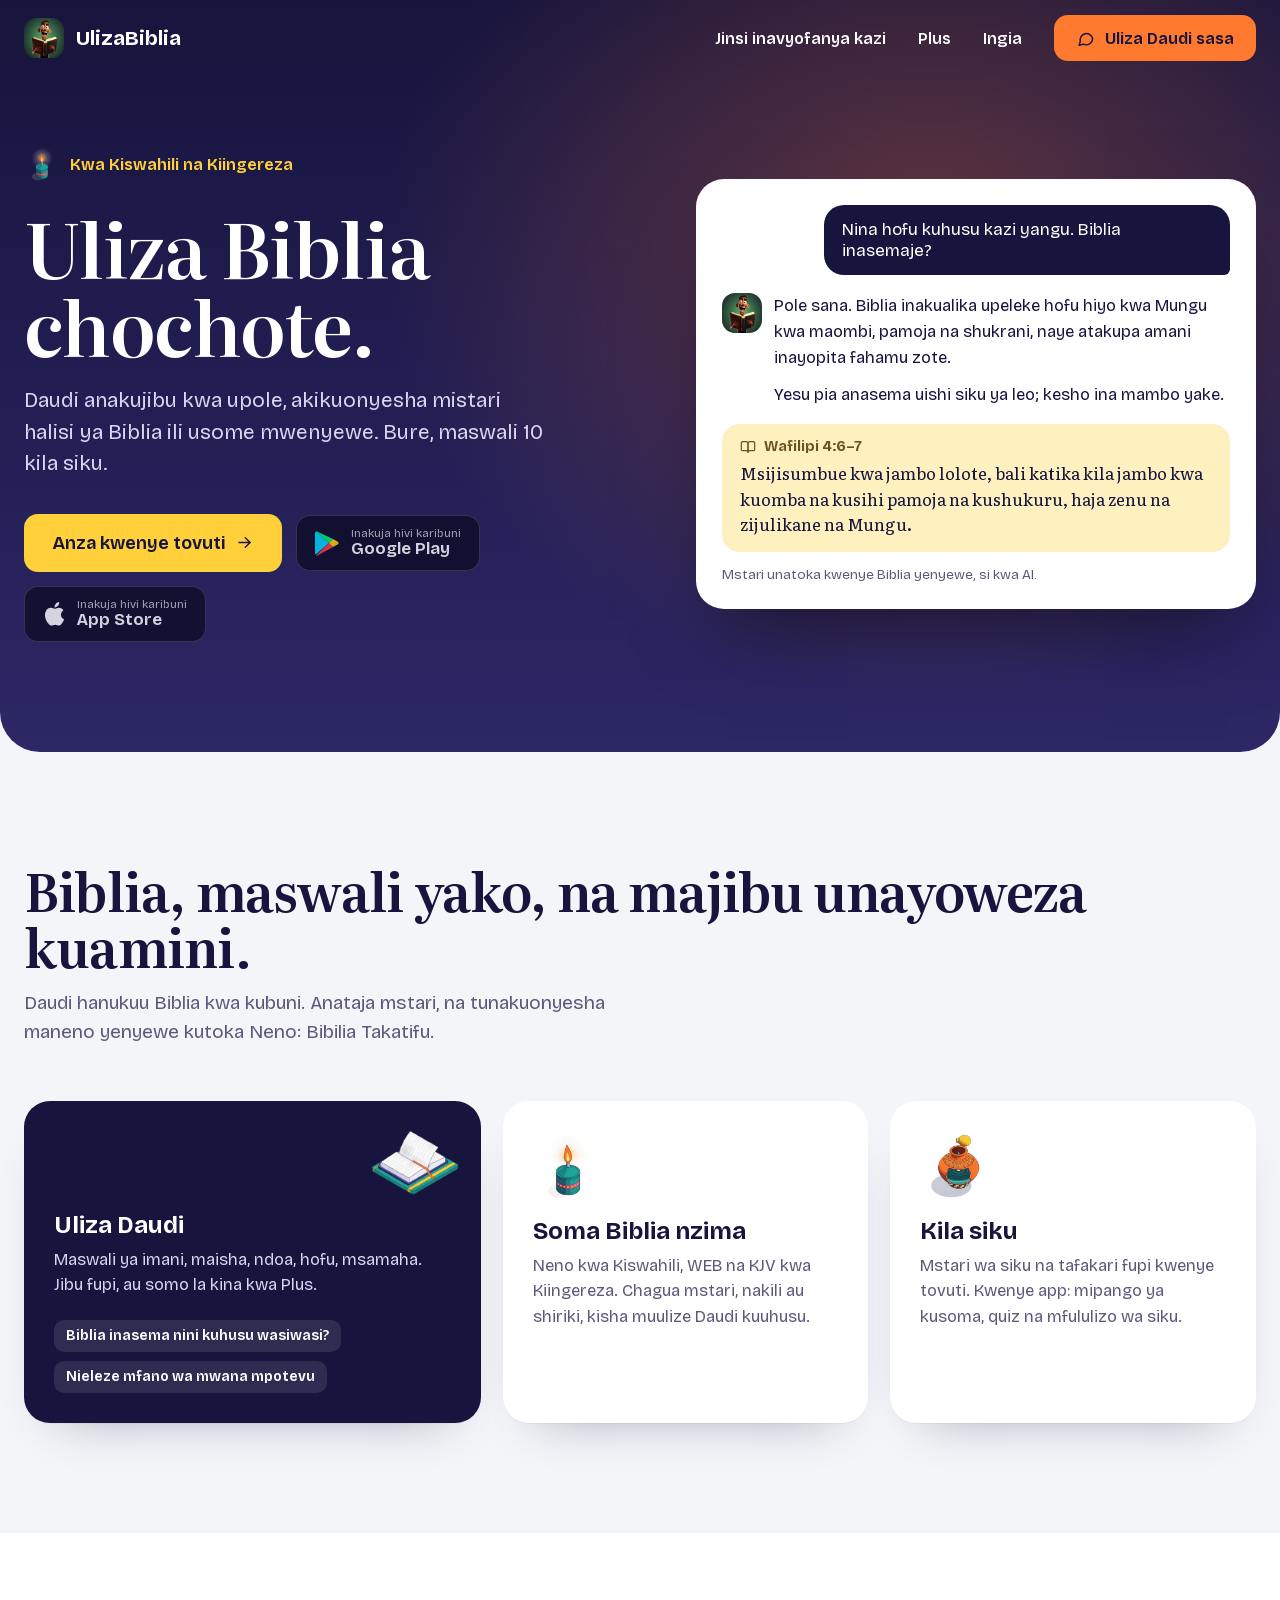
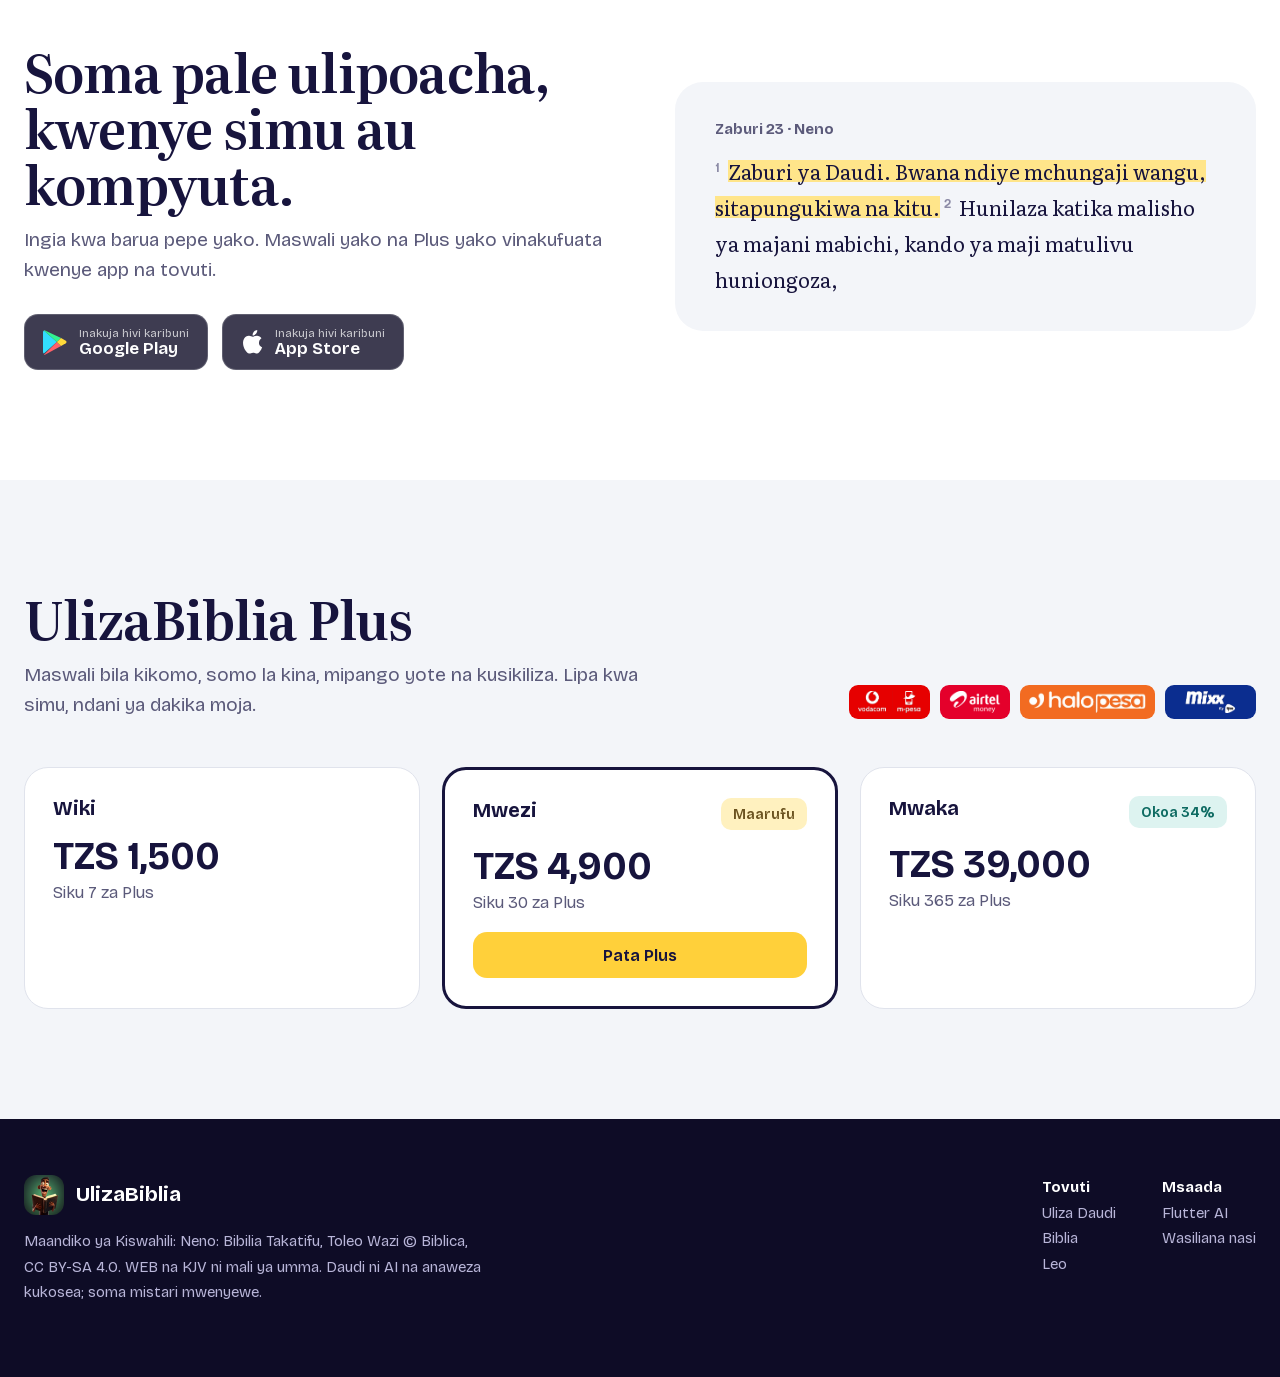
<file: index.html>
<!DOCTYPE html><html lang="sw" class="_0jMygq_variable B00P-W_variable"><head><meta charSet="utf-8"/><meta name="viewport" content="width=device-width, initial-scale=1"/><link rel="preload" href="/_next/static/media/a744d4c147f3698b-s.p.3t6wimnoqat92.woff2" as="font" crossorigin="" type="font/woff2"/><link rel="preload" href="/_next/static/media/edc92f5080bab07a-s.p.1pg2nifvadz06.woff2" as="font" crossorigin="" type="font/woff2"/><link rel="preload" href="/img/daudi.png" as="image"/><link rel="preload" as="image" href="/logos/mpesa.png"/><link rel="preload" as="image" href="/logos/airtel-money.png"/><link rel="preload" as="image" href="/logos/halopesa.png"/><link rel="preload" as="image" href="/logos/mixx.png"/><link rel="stylesheet" href="/_next/static/chunks/39l3h6xt1icks.css" data-precedence="next"/><link rel="preload" as="script" fetchPriority="low" href="/_next/static/chunks/3y705tc4v-41-.js"/><script src="/_next/static/chunks/2rv5jvl35qh22.js" async=""></script><script src="/_next/static/chunks/39_j1bdzreq0m.js" async=""></script><script src="/_next/static/chunks/0zrcyuvl1kbvc.js" async=""></script><script src="/_next/static/chunks/turbopack-2u1d16houkiyo.js" async=""></script><script src="/_next/static/chunks/3qfy96eoyh-ek.js" async=""></script><script src="/_next/static/chunks/20sww7c4gihav.js" async=""></script><script src="/_next/static/chunks/0drtr9knyw-78.js" async=""></script><meta name="theme-color" content="#17143D"/><title>UlizaBiblia: Uliza Biblia chochote</title><meta name="description" content="Uliza Biblia chochote. Daudi anakujibu kwa upole, akikuonyesha mistari halisi ya Biblia, kwa Kiswahili au Kiingereza."/><meta property="og:title" content="UlizaBiblia"/><meta property="og:description" content="Uliza Biblia chochote. Daudi anakujibu kwa upole, akikuonyesha mistari halisi ya Biblia, kwa Kiswahili au Kiingereza."/><meta property="og:url" content="https://ulizabiblia.flutterai.dev/"/><meta property="og:site_name" content="UlizaBiblia"/><meta property="og:locale" content="sw_TZ"/><meta property="og:image" content="https://ulizabiblia.flutterai.dev/img/icon.png"/><meta property="og:type" content="website"/><meta name="twitter:card" content="summary"/><meta name="twitter:title" content="UlizaBiblia"/><meta name="twitter:description" content="Uliza Biblia chochote. Daudi anakujibu kwa upole, akikuonyesha mistari halisi ya Biblia, kwa Kiswahili au Kiingereza."/><meta name="twitter:image" content="https://ulizabiblia.flutterai.dev/img/icon.png"/><link rel="icon" href="/favicon.png"/><link rel="apple-touch-icon" href="/apple-touch-icon.png"/><meta name="next-size-adjust" content=""/><script src="/_next/static/chunks/0cz1d0mv5g_q7.js" noModule=""></script></head><body><div hidden=""><!--$--><!--/$--></div><header class="hero"><div class="glow"></div><nav class="wnav" style="color:#fff"><a class="brand" href="/"><img src="/img/daudi.png" alt=""/>UlizaBiblia</a><span class="sp"></span><a class="lk" href="#jinsi">Jinsi inavyofanya kazi</a><a class="lk" href="#plus">Plus</a><button class="lk" style="color:#fff;font-weight:600">Ingia</button><a class="pill or" href="/app/"><svg width="19" height="19" viewBox="0 0 24 24" fill="none" stroke="currentColor" stroke-width="1.8" stroke-linecap="round" stroke-linejoin="round" style="flex:none" aria-hidden="true"><path d="M21 12a8 8 0 0 1-11.6 7.1L4 20.5l1.4-4.9A8 8 0 1 1 21 12Z"></path></svg>Uliza Daudi sasa</a></nav><div class="hero-grid"><div><div class="kicker"><picture><source srcSet="/fig/kibatari.png" media="(prefers-reduced-motion: reduce)"/><img src="/fig/kibatari.webp" width="36" height="36" alt="" style="display:block"/></picture>Kwa Kiswahili na Kiingereza</div><h1>Uliza Biblia chochote.</h1><p class="lead">Daudi anakujibu kwa upole, akikuonyesha mistari halisi ya Biblia ili usome mwenyewe. Bure, maswali 10 kila siku.</p><div class="cta-row"><a class="pill gd big" href="/app/">Anza kwenye tovuti <svg width="19" height="19" viewBox="0 0 24 24" fill="none" stroke="currentColor" stroke-width="1.8" stroke-linecap="round" stroke-linejoin="round" style="flex:none" aria-hidden="true"><path d="M5 12h14"></path><path d="m13 6 6 6-6 6"></path></svg></a><span class="store" style="opacity:0.8"><svg width="24" height="26" viewBox="0 0 26 28" aria-hidden="true"><path d="M1 1.5 15 14 1 26.5c-.6-.3-1-1-1-1.8V3.3c0-.8.4-1.5 1-1.8Z" fill="#00D7FE"></path><path d="M19.6 9.8 15 14 1 1.5c.3-.2.7-.2 1.1 0Z" fill="#00F076"></path><path d="M19.6 18.2 2.1 27.9c-.4.2-.8.2-1.1 0L15 14Z" fill="#FF3A44"></path><path d="M24.7 12.6c1 .6 1 2.2 0 2.8l-5.1 2.8L15 14l4.6-4.2Z" fill="#FFD109"></path></svg><span><small>Inakuja hivi karibuni</small><b>Google Play</b></span></span><span class="store" style="opacity:0.8"><svg width="22" height="26" viewBox="0 0 24 28" fill="#fff" aria-hidden="true"><path d="M19.6 14.8c0-3.3 2.7-4.9 2.8-5-1.5-2.2-3.9-2.5-4.7-2.6-2-.2-3.9 1.2-4.9 1.2-1 0-2.6-1.2-4.2-1.1-2.2 0-4.2 1.3-5.3 3.2-2.3 3.9-.6 9.7 1.6 12.9 1.1 1.6 2.4 3.3 4.1 3.2 1.6-.1 2.3-1 4.2-1s2.5 1 4.2 1c1.8 0 2.9-1.6 3.9-3.2 1.2-1.8 1.7-3.6 1.8-3.7-.1 0-3.5-1.3-3.5-5Z"></path><path d="M16.4 5.1c.9-1.1 1.5-2.6 1.3-4.1-1.3.1-2.8.9-3.7 1.9-.8.9-1.5 2.5-1.3 3.9 1.4.1 2.8-.7 3.7-1.7Z"></path></svg><span><small>Inakuja hivi karibuni</small><b>App Store</b></span></span></div></div><div class="demo"><div class="qbub">Nina hofu kuhusu kazi yangu. Biblia inasemaje?</div><div style="display:flex;gap:12px;margin-top:18px"><img src="/img/daudi.png" width="40" height="40" alt="Daudi" style="border-radius:13px;display:block;flex:none;object-fit:cover"/><div class="abody"><p>Pole sana. Biblia inakualika upeleke hofu hiyo kwa Mungu kwa maombi, pamoja na shukrani, naye atakupa amani inayopita fahamu zote.</p><p style="margin:0">Yesu pia anasema uishi siku ya leo; kesho ina mambo yake.</p></div></div><div class="vcard" style="margin-top:16px"><div class="r"><svg width="16" height="16" viewBox="0 0 24 24" fill="none" stroke="currentColor" stroke-width="1.8" stroke-linecap="round" stroke-linejoin="round" style="flex:none" aria-hidden="true"><path d="M2 5.5C2 4.7 2.7 4 3.5 4H9a3 3 0 0 1 3 3v13a2.5 2.5 0 0 0-2.5-2.5h-6A1.5 1.5 0 0 1 2 16Z"></path><path d="M22 5.5c0-.8-.7-1.5-1.5-1.5H15a3 3 0 0 0-3 3v13a2.5 2.5 0 0 1 2.5-2.5h6A1.5 1.5 0 0 0 22 16Z"></path></svg>Wafilipi 4:6–7</div><div class="t">Msijisumbue kwa jambo lolote, bali katika kila jambo kwa kuomba na kusihi pamoja na kushukuru, haja zenu na zijulikane na Mungu.</div></div><div class="muted" style="font-size:13.5px;margin-top:14px">Mstari unatoka kwenye Biblia yenyewe, si kwa AI.</div></div></div></header><main><section class="sec" id="jinsi"><div class="in"><h2>Biblia, maswali yako, na majibu unayoweza kuamini.</h2><p class="sub">Daudi hanukuu Biblia kwa kubuni. Anataja mstari, na tunakuonyesha maneno yenyewe kutoka Neno: Bibilia Takatifu.</p><div class="feat"><div class="fc dark"><picture><source srcSet="/fig/bible.png" media="(prefers-reduced-motion: reduce)"/><img src="/fig/bible.webp" width="92" height="92" alt="" style="display:block;position:absolute;right:20px;top:18px"/></picture><div style="height:64px"></div><h3>Uliza Daudi</h3><p>Maswali ya imani, maisha, ndoa, hofu, msamaha. Jibu fupi, au somo la kina kwa Plus.</p><div style="margin-top:22px;display:flex;flex-direction:column;gap:9px"><a class="chip2" style="background:rgba(255,255,255,.1);color:#fff;width:fit-content" href="/app/?q=Biblia%20inasema%20nini%20kuhusu%20wasiwasi%3F">Biblia inasema nini kuhusu wasiwasi?</a><a class="chip2" style="background:rgba(255,255,255,.1);color:#fff;width:fit-content" href="/app/?q=Nieleze%20mfano%20wa%20mwana%20mpotevu">Nieleze mfano wa mwana mpotevu</a></div></div><div class="fc"><picture><source srcSet="/fig/kibatari.png" media="(prefers-reduced-motion: reduce)"/><img src="/fig/kibatari.webp" width="70" height="70" alt="" style="display:block"/></picture><h3>Soma Biblia nzima</h3><p>Neno kwa Kiswahili, WEB na KJV kwa Kiingereza. Chagua mstari, nakili au shiriki, kisha muulize Daudi kuuhusu.</p></div><div class="fc"><picture><source srcSet="/fig/mtungi.png" media="(prefers-reduced-motion: reduce)"/><img src="/fig/mtungi.webp" width="70" height="70" alt="" style="display:block"/></picture><h3>Kila siku</h3><p>Mstari wa siku na tafakari fupi kwenye tovuti. Kwenye app: mipango ya kusoma, quiz na mfululizo wa siku.</p></div></div></div></section><section class="sec" style="background:#fff"><div class="in two"><div><h2>Soma pale ulipoacha, kwenye simu au kompyuta.</h2><p class="sub">Ingia kwa barua pepe yako. Maswali yako na Plus yako vinakufuata kwenye app na tovuti.</p><div class="cta-row" style="margin-top:30px"><span class="store" style="opacity:0.8"><svg width="24" height="26" viewBox="0 0 26 28" aria-hidden="true"><path d="M1 1.5 15 14 1 26.5c-.6-.3-1-1-1-1.8V3.3c0-.8.4-1.5 1-1.8Z" fill="#00D7FE"></path><path d="M19.6 9.8 15 14 1 1.5c.3-.2.7-.2 1.1 0Z" fill="#00F076"></path><path d="M19.6 18.2 2.1 27.9c-.4.2-.8.2-1.1 0L15 14Z" fill="#FF3A44"></path><path d="M24.7 12.6c1 .6 1 2.2 0 2.8l-5.1 2.8L15 14l4.6-4.2Z" fill="#FFD109"></path></svg><span><small>Inakuja hivi karibuni</small><b>Google Play</b></span></span><span class="store" style="opacity:0.8"><svg width="22" height="26" viewBox="0 0 24 28" fill="#fff" aria-hidden="true"><path d="M19.6 14.8c0-3.3 2.7-4.9 2.8-5-1.5-2.2-3.9-2.5-4.7-2.6-2-.2-3.9 1.2-4.9 1.2-1 0-2.6-1.2-4.2-1.1-2.2 0-4.2 1.3-5.3 3.2-2.3 3.9-.6 9.7 1.6 12.9 1.1 1.6 2.4 3.3 4.1 3.2 1.6-.1 2.3-1 4.2-1s2.5 1 4.2 1c1.8 0 2.9-1.6 3.9-3.2 1.2-1.8 1.7-3.6 1.8-3.7-.1 0-3.5-1.3-3.5-5Z"></path><path d="M16.4 5.1c.9-1.1 1.5-2.6 1.3-4.1-1.3.1-2.8.9-3.7 1.9-.8.9-1.5 2.5-1.3 3.9 1.4.1 2.8-.7 3.7-1.7Z"></path></svg><span><small>Inakuja hivi karibuni</small><b>App Store</b></span></span></div></div><a class="readcard" style="display:block" href="/app/biblia/?b=PSA&amp;c=23"><div style="font-family:var(--ui);font-weight:700;font-size:15px;color:var(--muted);margin-bottom:10px">Zaburi 23 · Neno</div><sup>1</sup> <span class="hl">Zaburi ya Daudi. Bwana ndiye mchungaji wangu, sitapungukiwa na kitu.</span> <sup>2</sup> <!-- -->Hunilaza katika malisho ya majani mabichi, kando ya maji matulivu huniongoza,</a></div></section><section class="sec" id="plus"><div class="in"><div style="display:flex;justify-content:space-between;align-items:flex-end;gap:24px;flex-wrap:wrap"><div><h2>UlizaBiblia Plus</h2><p class="sub">Maswali bila kikomo, somo la kina, mipango yote na kusikiliza. Lipa kwa simu, ndani ya dakika moja.</p></div><div class="netrow"><span class="net" style="background:#E60000"><img src="/logos/mpesa.png" alt="M-Pesa" style="height:22px"/></span><span class="net" style="background:#E4002B"><img src="/logos/airtel-money.png" alt="Airtel Money" style="height:22px"/></span><span class="net" style="background:#F26B21"><img src="/logos/halopesa.png" alt="HaloPesa" style="height:22px"/></span><span class="net" style="background:#0B2D8F"><img src="/logos/mixx.png" alt="Mixx by Yas" style="height:22px"/></span></div></div><div class="price"><div class="pc"><b style="font-size:20px">Wiki</b><div class="amt">TZS 1,500</div><div class="muted">Siku 7 za Plus</div></div><div class="pc on"><div style="display:flex;justify-content:space-between"><b style="font-size:20px">Mwezi</b><span class="chip2">Maarufu</span></div><div class="amt">TZS 4,900</div><div class="muted">Siku 30 za Plus</div><button class="pill gd" style="width:100%;margin-top:20px">Pata Plus</button></div><div class="pc"><div style="display:flex;justify-content:space-between"><b style="font-size:20px">Mwaka</b><span class="chip2 teal">Okoa 34%</span></div><div class="amt">TZS 39,000</div><div class="muted">Siku 365 za Plus</div></div></div></div></section></main><footer class="foot"><div class="in"><div><div class="brand" style="color:#fff"><img src="/img/daudi.png" alt=""/>UlizaBiblia</div><p style="margin-top:14px;max-width:460px">Maandiko ya Kiswahili: Neno: Bibilia Takatifu, Toleo Wazi © Biblica, CC BY-SA 4.0. WEB na KJV ni mali ya umma. Daudi ni AI na anaweza kukosea; soma mistari mwenyewe.</p></div><div style="display:flex;gap:46px"><div><b>Tovuti</b><br/><a href="/app/">Uliza Daudi</a><br/><a href="/app/biblia/">Biblia</a><br/><a href="/app/leo/">Leo</a></div><div><b>Msaada</b><br/><a href="https://flutterai.dev">Flutter AI</a><br/><a href="mailto:support@flutterai.dev">Wasiliana nasi</a></div></div></div></footer><!--$--><!--/$--><script id="_R_">(globalThis["TURBOPACK"] || (globalThis["TURBOPACK"] = [])).push({"otherChunks":["static/chunks/3y705tc4v-41-.js","static/chunks/2rv5jvl35qh22.js","static/chunks/39_j1bdzreq0m.js","static/chunks/0zrcyuvl1kbvc.js"],"runtimeModuleIds":[94553]});</script><script src="/_next/static/chunks/3y705tc4v-41-.js" async=""></script><script>(self.__next_f=self.__next_f||[]).push([0])</script><script>self.__next_f.push([1,"1:\"$Sreact.fragment\"\n2:\"/_next/static/chunks/3qfy96eoyh-ek.js\"\n3:\"/_next/static/chunks/20sww7c4gihav.js\"\n4:I[24770,[\"$2\",\"$3\"],\"SessionProvider\"]\n5:I[39756,[\"$2\",\"$3\"],\"default\"]\n6:I[37457,[\"$2\",\"$3\"],\"default\"]\n8:\"/_next/static/chunks/0drtr9knyw-78.js\"\n9:I[22016,[\"$2\",\"$3\",\"$8\"],\"\"]\na:I[67049,[\"$2\",\"$3\",\"$8\"],\"NavActions\"]\nb:I[45910,[\"$2\",\"$3\",\"$8\"],\"Figure\"]\nc:I[67049,[\"$2\",\"$3\",\"$8\"],\"HeroActions\"]\nd:I[45910,[\"$2\",\"$3\",\"$8\"],\"Daudi\"]\ne:I[45910,[\"$2\",\"$3\",\"$8\"],\"Icon\"]\n17:\"ViewportBoundary\"\n18:I[97367,[\"$2\",\"$3\"],\"$17\"]\n1a:\"MetadataBoundary\"\n1b:I[97367,[\"$2\",\"$3\"],\"$1a\"]\n1c:\"$Sreact.suspense\"\n1e:I[68027,[\"$2\",\"$3\"],\"default\",1]\n:HL[\"/_next/static/chunks/39l3h6xt1icks.css\",\"style\"]\n:HL[\"/_next/static/media/a744d4c147f3698b-s.p.3t6wimnoqat92.woff2\",\"font\",{\"crossOrigin\":\"\",\"type\":\"font/woff2\"}]\n:HL[\"/_next/static/media/edc92f5080bab07a-s.p.1pg2nifvadz06.woff2\",\"font\",{\"crossOrigin\":\"\",\"type\":\"font/woff2\"}]\n:HL[\"/img/daudi.png\",\"image\"]\n7:[[\"children\",{\"s\":\"__PAGE__\",\"h\":512,\"d\":{\"r\":[\"$\",\"$1\",\"c\",{\"children\":[[[\"$\",\"header\",null,{\"className\":\"hero\",\"children\":[[\"$\",\"div\",null,{\"className\":\"glow\"}],[\"$\",\"nav\",null,{\"className\":\"wnav\",\"style\":{\"color\":\"#fff\"},\"children\":[[\"$\",\"$L9\",null,{\"href\":\"/\",\"className\":\"brand\",\"children\":[[\"$\",\"img\",null,{\"src\":\"/img/daudi.png\",\"alt\":\"\"}],\"UlizaBiblia\"]}],[\"$\",\"span\",null,{\"className\":\"sp\"}],[\"$\",\"a\",null,{\"className\":\"lk\",\"href\":\"#jinsi\",\"children\":\"Jinsi inavyofanya kazi\"}],[\"$\",\"a\",null,{\"className\":\"lk\",\"href\":\"#plus\",\"children\":\"Plus\"}],[\"$\",\"$La\",null,{}]]}],[\"$\",\"div\",null,{\"className\":\"hero-grid\",\"children\":[[\"$\",\"div\",null,{\"children\":[[\"$\",\"div\",null,{\"className\":\"kicker\",\"children\":[[\"$\",\"$Lb\",null,{\"name\":\"kibatari\",\"size\":36}],\"Kwa Kiswahili na Kiingereza\"]}],[\"$\",\"h1\",null,{\"children\":\"Uliza Biblia chochote.\"}],[\"$\",\"p\",null,{\"className\":\"lead\",\"children\":\"Daudi anakujibu kwa upole, akikuonyesha mistari halisi ya Biblia ili usome mwenyewe. Bure, maswali 10 kila siku.\"}],[\"$\",\"$Lc\",null,{}]]}],[\"$\",\"div\",null,{\"className\":\"demo\",\"children\":[[\"$\",\"div\",null,{\"className\":\"qbub\",\"children\":\"Nina hofu kuhusu kazi yangu. Biblia inasemaje?\"}],[\"$\",\"div\",null,{\"style\":{\"display\":\"flex\",\"gap\":12,\"marginTop\":18},\"children\":[[\"$\",\"$Ld\",null,{\"size\":40,\"radius\":13}],[\"$\",\"div\",null,{\"className\":\"abody\",\"children\":[[\"$\",\"p\",null,{\"children\":\"Pole sana. Biblia inakualika upeleke hofu hiyo kwa Mungu kwa maombi, pamoja na shukrani, naye atakupa amani inayopita fahamu zote.\"}],[\"$\",\"p\",null,{\"style\":{\"margin\":0},\"children\":\"Yesu pia anasema uishi siku ya leo; kesho ina mambo yake.\"}]]}]]}],[\"$\",\"div\",null,{\"className\":\"vcard\",\"style\":{\"marginTop\":16},\"children\":[[\"$\",\"div\",null,{\"className\":\"r\",\"children\":[[\"$\",\"$Le\",null,{\"name\":\"book\",\"size\":16}],\"Wafilipi 4:6–7\"]}],[\"$\",\"div\",null,{\"className\":\"t\",\"children\":\"Msijisumbue kwa jambo lolote, bali katika kila jambo kwa kuomba na kusihi pamoja na kushukuru, haja zenu na zijulikane na Mungu.\"}]]}],[\"$\",\"div\",null,{\"className\":\"muted\",\"style\":{\"fontSize\":13.5,\"marginTop\":14},\"children\":\"Mstari unatoka kwenye Biblia yenyewe, si kwa AI.\"}]]}]]}]]}],[\"$\",\"main\",null,{\"children\":[[\"$\",\"section\",null,{\"className\":\"sec\",\"id\":\"jinsi\",\"children\":[\"$\",\"div\",null,{\"className\":\"in\",\"children\":[[\"$\",\"h2\",null,{\"children\":\"Biblia, maswali yako, na majibu unayoweza kuamini.\"}],[\"$\",\"p\",null,{\"className\":\"sub\",\"children\":\"Daudi hanukuu Biblia kwa kubuni. Anataja mstari, na tunakuonyesha maneno yenyewe kutoka Neno: Bibilia Takatifu.\"}],[\"$\",\"div\",null,{\"className\":\"feat\",\"children\":[[\"$\",\"div\",null,{\"className\":\"fc dark\",\"children\":[[\"$\",\"$Lb\",null,{\"name\":\"bible\",\"size\":92,\"style\":{\"position\":\"absolute\",\"right\":20,\"top\":18}}],[\"$\",\"div\",null,{\"style\":{\"height\":64}}],[\"$\",\"h3\",null,{\"children\":\"Uliza Daudi\"}],[\"$\",\"p\",null,{\"children\":\"Maswali ya imani, maisha, ndoa, hofu, msamaha. Jibu fupi, au somo la kina kwa Plus.\"}],\"$Lf\"]}],\"$L10\",\"$L11\"]}]]}]}],\"$L12\",\"$L13\"]}],\"$L14\"],[\"$L15\"],\"$L16\"]}],\"p\":false,\"v\":null}}]]\n0:{\"P\":null,\"c\":[\"\",\"\"],\"q\":\"\",\"i\":false,\"t\":{\"t\":{\"s\":\"\",\"h\":528,\"d\":{\"r\":[\"$\",\"$1\",\"c\",{\"children\":[[[\"$\",\"link\",\"0\",{\"rel\":\"stylesheet\",\"href\":\"/_next/static/chunks/39l3h6xt1icks.css\",\"precedence\":\"next\",\"crossOrigin\":\"$undefined\",\"nonce\":\"$undefined\"}],[\"$\",\"script\",\"script-0\",{\"src\":\"/_next/static/chunks/3qfy96eoyh-ek.js\",\"async\":true,\"nonce\":\"$undefined\"}],[\"$\",\"script\",\"script-1\",{\"src\":\"/_next/static/chunks/20sww7c4gihav.js\",\"async\":true,\"nonce\":\"$undefined\"}]],[\"$\",\"html\",null,{\"lang\":\"sw\",\"className\":\"_0jMygq_variable B00P-W_variable\",\"children\":[\"$\",\"body\",null,{\"children\":[\"$\",\"$L4\",null,{\"children\":[\"$\",\"$L5\",null,{\"parallelRouterKey\":\"children\",\"error\":\"$undefined\",\"errorStyles\":\"$undefined\",\"errorScripts\":\"$undefined\",\"template\":[\"$\",\"$L6\",null,{}],\"templateStyles\":\"$undefined\",\"templateScripts\":\"$undefined\",\"notFound\":[[[\"$\",\"title\",null,{\"children\":\"404: This page could not be found.\"}],[\"$\",\"div\",null,{\"style\":{\"fontFamily\":\"system-ui,\\\"Segoe UI\\\",Roboto,Helvetica,Arial,sans-serif,\\\"Apple Color Emoji\\\",\\\"Segoe UI Emoji\\\"\",\"height\":\"100vh\",\"textAlign\":\"center\",\"display\":\"flex\",\"flexDirection\":\"column\",\"alignItems\":\"center\",\"justifyContent\":\"center\"},\"children\":[\"$\",\"div\",null,{\"children\":[[\"$\",\"style\",null,{\"dangerouslySetInnerHTML\":{\"__html\":\"body{color:#000;background:#fff;margin:0}.next-error-h1{border-right:1px solid rgba(0,0,0,.3)}@media (prefers-color-scheme:dark){body{color:#fff;background:#000}.next-error-h1{border-right:1px solid rgba(255,255,255,.3)}}\"}}],[\"$\",\"h1\",null,{\"className\":\"next-error-h1\",\"style\":{\"display\":\"inline-block\",\"margin\":\"0 20px 0 0\",\"padding\":\"0 23px 0 0\",\"fontSize\":24,\"fontWeight\":500,\"verticalAlign\":\"top\",\"lineHeight\":\"49px\"},\"children\":404}],[\"$\",\"div\",null,{\"style\":{\"display\":\"inline-block\"},\"children\":[\"$\",\"h2\",null,{\"style\":{\"fontSize\":14,\"fontWeight\":400,\"lineHeight\":\"49px\",\"margin\":0},\"children\":\"This page could not be found.\"}]}]]}]}]],[]],\"forbidden\":\"$undefined\",\"unauthorized\":\"$undefined\"}]}]}]}]]}],\"p\":false,\"v\":null},\"c\":\"$Q7\"},\"h\":{\"r\":[\"$\",\"$1\",\"h\",{\"children\":[null,[\"$\",\"$L18\",null,{\"children\":\"$L19\"}],[\"$\",\"$L1b\",null,{\"children\":[[\"$\",\"div\",null,{\"hidden\":true,\"children\":[\"$\",\"$1c\",null,{\"name\":\"Next.Metadata\",\"children\":\"$L1d\"}]}],null]}],[\"$\",\"meta\",null,{\"name\":\"next-size-adjust\",\"content\":\"\"}]]}],\"p\":false,\"v\":null}},\"m\":\"$undefined\",\"G\":[\"$1e\",[[\"$\",\"link\",\"0\",{\"rel\":\"stylesheet\",\"href\":\"/_next/static/chunks/39l3h6xt1icks.css\",\"precedence\":\"next\",\"crossOrigin\":\"$undefined\",\"nonce\":\"$undefined\"}]]],\"S\":true,\"r\":\"$undefined\",\"s\":\"$undefined\",\"a\":\"$undefined\",\"l\":\"$undefined\",\"p\":\"$undefined\",\"d\":\"$undefined\",\"b\":\"AbIzjT9643BZ421PPK57X\"}\n1f:I[45910,[\"$2\",\"$3\",\"$8\"],\"NetLogo\"]\n20:I[67049,[\"$2\",\"$3\",\"$8\"],\"PlusButton\"]\n21:I[97367,[\"$2\",\"$3\"],\"OutletBoundary\"]\nf:[\"$\",\"div\",null,{\"style\":{\"marginTop\":22,\"display\":\"flex\",\"flexDirection\":\"column\",\"gap\":9},\"children\":[[\"$\",\"$L9\",\"Biblia inasema nini kuhusu wasiwasi?\",{\"href\":\"/app/?q=Biblia%20inasema%20nini%20kuhusu%20wasiwasi%3F\",\"className\":\"chip2\",\"style\":{\"background\":\"rgba(255,255,255,.1)\",\"color\":\"#fff\",\"width\":\"fit-content\"},\"children\":\"Biblia inasema nini kuhusu wasiwasi?\"}],[\"$\",\"$L9\",\"Nieleze mfano wa mwana mpotevu\",{\"href\":\"/app/?q=Nieleze%20mfano%20wa%20mwana%20mpotevu\",\"className\":\"chip2\",\"style\":{\"background\":\"rgba(255,255,255,.1)\",\"color\":\"#fff\",\"width\":\"fit-content\"},\"children\":\"Nieleze mfano wa mwana mpotevu\"}]]}]\n10:[\"$\",\"div\",null,{\"className\":\"fc\",\"children\":[[\"$\",\"$Lb\",null,{\"name\":\"kibatari\",\"size\":70}],[\"$\",\"h3\",null,{\"children\":\"Soma Biblia nzima\"}],[\"$\",\"p\",null,{\"children\":\"Neno kwa Kiswahili, WEB na KJV kwa Kiingereza. Chagua mstari, nakili au shiriki, kisha muulize Daudi kuuhusu.\"}]]}]\n11:[\"$\",\"div\",null,{\"className\":\"fc\",\"children\":[[\"$\",\"$Lb\",null,{\"name\":\"mtungi\",\"size\":70}],[\"$\",\"h3\",null,{\"children\":\"Kila siku\"}],[\"$\",\"p\",null,{\"children\":\"Mstari wa siku na tafakari fupi kwenye tovuti. Kwenye app: mipango ya kusoma, quiz na mfululizo wa siku.\"}]]}]\n12:[\"$\",\"section\",null,{\"className\":\"sec\",\"style\":{\"background\":\"#fff\"},\"children\":[\"$\",\"div\",null,{\"className\":\"in two\",\"children\":[[\"$\",\"div\",null,{\"children\":[[\"$\",\"h2\",null,{\"children\":\"Soma pale ulipoacha, kwenye simu au kompyuta.\"}],[\"$\",\"p\",null,{\"className\":\"sub\",\"children\":\"Ingia kwa barua pepe yako. Maswali yako na Plus yako vinakufuata kwenye app na tovuti.\"}],[\"$\",\"div\",null,{\"className\":\"cta-row\",\"style\":{\"marginTop\":30},\"children\":[[\"$\",\"span\",null,{\"className\":\"store\",\"style\":{\"opacity\":0.8},\"children\":[[\"$\",\"svg\",null,{\"width\":\"24\",\"height\":\"26\",\"viewBox\":\"0 0 26 28\",\"aria-hidden\":true,\"children\":[[\"$\",\"path\",null,{\"d\":\"M1 1.5 15 14 1 26.5c-.6-.3-1-1-1-1.8V3.3c0-.8.4-1.5 1-1.8Z\",\"fill\":\"#00D7FE\"}],[\"$\",\"path\",null,{\"d\":\"M19.6 9.8 15 14 1 1.5c.3-.2.7-.2 1.1 0Z\",\"fill\":\"#00F076\"}],[\"$\",\"path\",null,{\"d\":\"M19.6 18.2 2.1 27.9c-.4.2-.8.2-1.1 0L15 14Z\",\"fill\":\"#FF3A44\"}],[\"$\",\"path\",null,{\"d\":\"M24.7 12.6c1 .6 1 2.2 0 2.8l-5.1 2.8L15 14l4.6-4.2Z\",\"fill\":\"#FFD109\"}]]}],[\"$\",\"span\",null,{\"children\":[[\"$\",\"small\",null,{\"children\":\"Inakuja hivi karibuni\"}],[\"$\",\"b\",null,{\"children\":\"Google Play\"}]]}]]}],[\"$\",\"span\",null,{\"className\":\"store\",\"style\":{\"opacity\":0.8},\"children\":[[\"$\",\"svg\",null,{\"width\":\"22\",\"height\":\"26\",\"viewBox\":\"0 0 24 28\",\"fill\":\"#fff\",\"aria-hidden\":true,\"children\":[[\"$\",\"path\",null,{\"d\":\"M19.6 14.8c0-3.3 2.7-4.9 2.8-5-1.5-2.2-3.9-2.5-4.7-2.6-2-.2-3.9 1.2-4.9 1.2-1 0-2.6-1.2-4.2-1.1-2.2 0-4.2 1.3-5.3 3.2-2.3 3.9-.6 9.7 1.6 12.9 1.1 1.6 2.4 3.3 4.1 3.2 1.6-.1 2.3-1 4.2-1s2.5 1 4.2 1c1.8 0 2.9-1.6 3.9-3.2 1.2-1.8 1.7-3.6 1.8-3.7-.1 0-3.5-1.3-3.5-5Z\"}],[\"$\",\"path\",null,{\"d\":\"M16.4 5.1c.9-1.1 1.5-2.6 1.3-4.1-1.3.1-2.8.9-3.7 1.9-.8.9-1.5 2.5-1.3 3.9 1.4.1 2.8-.7 3.7-1.7Z\"}]]}],[\"$\",\"span\",null,{\"children\":[[\"$\",\"small\",null,{\"children\":\"Inakuja hivi karibuni\"}],[\"$\",\"b\",null,{\"children\":\"App Store\"}]]}]]}]]}]]}],[\"$\",\"$L9\",null,{\"href\":\"/app/biblia/?b=PSA\u0026c=23\",\"className\":\"readcard\",\"style\":{\"display\":\"block\"},\"children\":[[\"$\",\"div\",null,{\"style\":{\"fontFamily\":\"var(--ui)\",\"fontWeight\":700,\"fontSize\":15,\"color\":\"var(--muted)\",\"marginBottom\":10},\"children\":\"Zaburi 23 · Neno\"}],[\"$\",\"sup\",null,{\"children\":\"1\"}],\" \",[\"$\",\"span\",null,{\"className\":\"hl\",\"children\":\"Zaburi ya Daudi. Bwana ndiye mchungaji wangu, sitapungukiwa na kitu.\"}],\" \",[\"$\",\"sup\",null,{\"children\":\"2\"}],\" \",\"Hunilaza katika malisho ya majani mabichi, kando ya maji matulivu huniongoza,\"]}]]}]}]\n13:[\"$\",\"section\",null,{\"className\":\"sec\",\"id\":\"plus\",\"children\":[\"$\",\"div\",null,{\"className\":\"in\",\"children\":[[\"$\",\"div\",null,{\"style\":{\"display\":\"flex\",\"justifyContent\":\"space-between\",\"alignItems\":\"flex-end\",\"gap\":24,\"flexWrap\":\"wrap\"},\"children\":[[\"$\",\"div\",null,{\"children\":[[\"$\",\"h2\",null,{\"children\":\"UlizaBiblia Plus\"}],[\"$\",\"p\",null,{\"className\":\"sub\",\"children\":\"Maswali bila kikomo, somo la kina, mipango yote na kusikiliza. Lipa kwa simu, ndani ya dakika moja.\"}]]}],[\"$\",\"div\",null,{\"className\":\"netrow\",\"children\":[[\"$\",\"$L1f\",\"mpesa\",{\"k\":\"mpesa\",\"h\":22}],[\"$\",\"$L1f\",\"airtel-money\",{\"k\":\"airtel-money\",\"h\":22}],[\"$\",\"$L1f\",\"halopesa\",{\"k\":\"halopesa\",\"h\":22}],[\"$\",\"$L1f\",\"mixx\",{\"k\":\"mixx\",\"h\":22}]]}]]}],[\"$\",\"div\",null,{\"className\":\"price\",\"children\":[[\"$\",\"div\",null,{\"className\":\"pc\",\"children\":[[\"$\",\"b\",null,{\"style\":{\"fontSize\":20},\"children\":\"Wiki\"}],[\"$\",\"div\",null,{\"className\":\"amt\",\"children\":\"TZS 1,500\"}],[\"$\",\"div\",null,{\"className\":\"muted\",\"children\":\"Siku 7 za Plus\"}]]}],[\"$\",\"div\",null,{\"className\":\"pc on\",\"children\":[[\"$\",\"div\",null,{\"style\":{\"display\":\"flex\",\"justifyContent\":\"space-between\"},\"children\":[[\"$\",\"b\",null,{\"style\":{\"fontSize\":20},\"children\":\"Mwezi\"}],[\"$\",\"span\",null,{\"className\":\"chip2\",\"children\":\"Maarufu\"}]]}],[\"$\",\"div\",null,{\"className\":\"amt\",\"children\":\"TZS 4,900\"}],[\"$\",\"div\",null,{\"className\":\"muted\",\"children\":\"Siku 30 za Plus\"}],[\"$\",\"$L20\",null,{}]]}],[\"$\",\"div\",null,{\"className\":\"pc\",\"children\":[[\"$\",\"div\",null,{\"style\":{\"display\":\"flex\",\"justifyContent\":\"space-between\"},\"children\":[[\"$\",\"b\",null,{\"style\":{\"fontSize\":20},\"children\":\"Mwaka\"}],[\"$\",\"span\",null,{\"className\":\"chip2 teal\",\"children\":\"Okoa 34%\"}]]}],[\"$\",\"div\",null,{\"className\":\"amt\",\"children\":\"TZS 39,000\"}],[\"$\",\"div\",null,{\"className\":\"muted\",\"children\":\"Siku 365 za Plus\"}]]}]]}]]}]}]\n14:[\"$\",\"footer\",null,{\"className\":\"foot\",\"children\":[\"$\",\"div\",null,{\"className\":\"in\",\"children\":[[\"$\",\"div\",null,{\"children\":[[\"$\",\"div\",null,{\"className\":\"brand\",\"style\":{\"color\":\"#fff\"},\"children\":[[\"$\",\"img\",null,{\"src\":\"/img/daudi.png\",\"alt\":\"\"}],\"UlizaBiblia\"]}],[\"$\",\"p\",null,{\"style\":{\"marginTop\":14,\"maxWidth\":460},\"children\":\"Maandiko ya Kiswahili: Neno: Bibilia Takatifu, Toleo Wazi © Biblica, CC BY-SA 4.0. WEB na KJV ni mali ya umma. Daudi ni AI na anaweza kukosea; soma mistari mwenyewe.\"}]]}],[\"$\",\"div\",null,{\"style\":{\"display\":\"flex\",\"gap\":46},\"children\":[[\"$\",\"div\",null,{\"children\":[[\"$\",\"b\",null,{\"children\":\"Tovuti\"}],[\"$\",\"br\",null,{}],[\"$\",\"$L9\",null,{\"href\":\"/app/\",\"children\":\"Uliza Daudi\"}],[\"$\",\"br\",null,{}],[\"$\",\"$L9\",null,{\"href\":\"/app/biblia/\",\"children\":\"Biblia\"}],[\"$\",\"br\",null,{}],[\"$\",\"$L9\",null,{\"href\":\"/app/leo/\",\"children\":\"Leo\"}]]}],[\"$\",\"div\",null,{\"children\":[[\"$\",\"b\",null,{\"children\":\"Msaada\"}],[\"$\",\"br\",null,{}],[\"$\",\"a\",null,{\"href\":\"https://flutterai.dev\",\"children\":\"Flutter AI\"}],[\"$\",\"br\",null,{}],[\"$\",\"a\",null,{\"href\":\"mailto:support@flutterai.dev\",\"children\":\"Wasiliana nasi\"}]]}]]}]]}]}]\n15:[\"$\",\"script\",\"script-0\",{\"src\":\"/_next/static/chunks/0drtr9knyw-78.js\",\"async\":true,\"nonce\":\"$undefined\"}]\n16:[\"$\",\"$L21\",null,{\"children\":[\"$\",\"$1c\",null,{\"name\":\"Next.MetadataOutlet\",\"children\":\"$@22\"}]}]\n19:[[\"$\",\"meta\",\"0\",{\"charSet\":\"utf-8\"}],[\"$\",\"meta\",\"1\",{\"name\":\"viewport\",\"content\":\"width=device-width, initial-scale=1\"}],[\"$\",\"meta\",\"2\",{\"name\":\"theme-color\",\"content\":\"#17143D\"}]]\n23:I[27201,[\"$2\",\"$3\"],\"IconMark\"]\n1d:[[\"$\",\"title\",\"0\",{\"children\":\"UlizaBiblia: Uliza Biblia chochote\"}],[\"$\",\"meta\",\"1\",{\"name\":\"description\",\"content\":\"Uliza Biblia chochote. Daudi anakujibu kwa upole, akikuonyesha mistari halisi ya Biblia, kwa Kiswahili au Kiingereza.\"}],[\"$\",\"meta\",\"2\",{\"property\":\"og:title\",\"content\":\"UlizaBiblia\"}],[\"$\",\"meta\",\"3\",{\"property\":\"og:description\",\"content\":\"Uliza Biblia chochote. Daudi anakujibu kwa upole, akikuonyesha mistari halisi ya Biblia, kwa Kiswahili au Kiingereza.\"}],[\"$\",\"meta\",\"4\",{\"property\":\"og:url\",\"content\":\"https://ulizabiblia.flutterai.dev/\"}],[\"$\",\"meta\",\"5\",{\"property\":\"og:site_name\",\"content\":\"UlizaBiblia\"}],[\"$\",\"meta\",\"6\",{\"property\":\"og:locale\",\"content\":\"sw_TZ\"}],[\"$\",\"meta\",\"7\",{\"property\":\"og:image\",\"content\":\"https://ulizabiblia.flutterai.dev/img/icon.png\"}],[\"$\",\"meta\",\"8\",{\"property\":\"og:type\",\"content\":\"website\"}],[\"$\",\"meta\",\"9\",{\"name\":\"twitter:card\",\"content\":\"summary\"}],[\"$\",\"meta\",\"10\",{\"name\":\"twitter:title\",\"content\":\"UlizaBiblia\"}],[\"$\",\"meta\",\"11\",{\"name\":\"twitter:description\",\"content\":\"Uliza Biblia chochote. Daudi anakujibu kwa upole, akikuonyesha mistari halisi ya Biblia, kwa Kiswahili au Kiingereza.\"}],[\"$\",\"meta\",\"12\",{\"name\":\"twitter:image\",\"content\":\"https://ulizabiblia.flutterai.dev/img/icon.png\"}],[\"$\",\"link\",\"13\",{\"rel\":\"icon\",\"href\":\"/favicon.png\"}],[\"$\",\"link\",\"14\",{\"rel\":\"apple-touch-icon\",\"href\":\"/apple-touch-icon.png\"}],[\"$\",\"$L23\",\"15\",{}]]\n22:null\n"])</script></body></html>
</file>
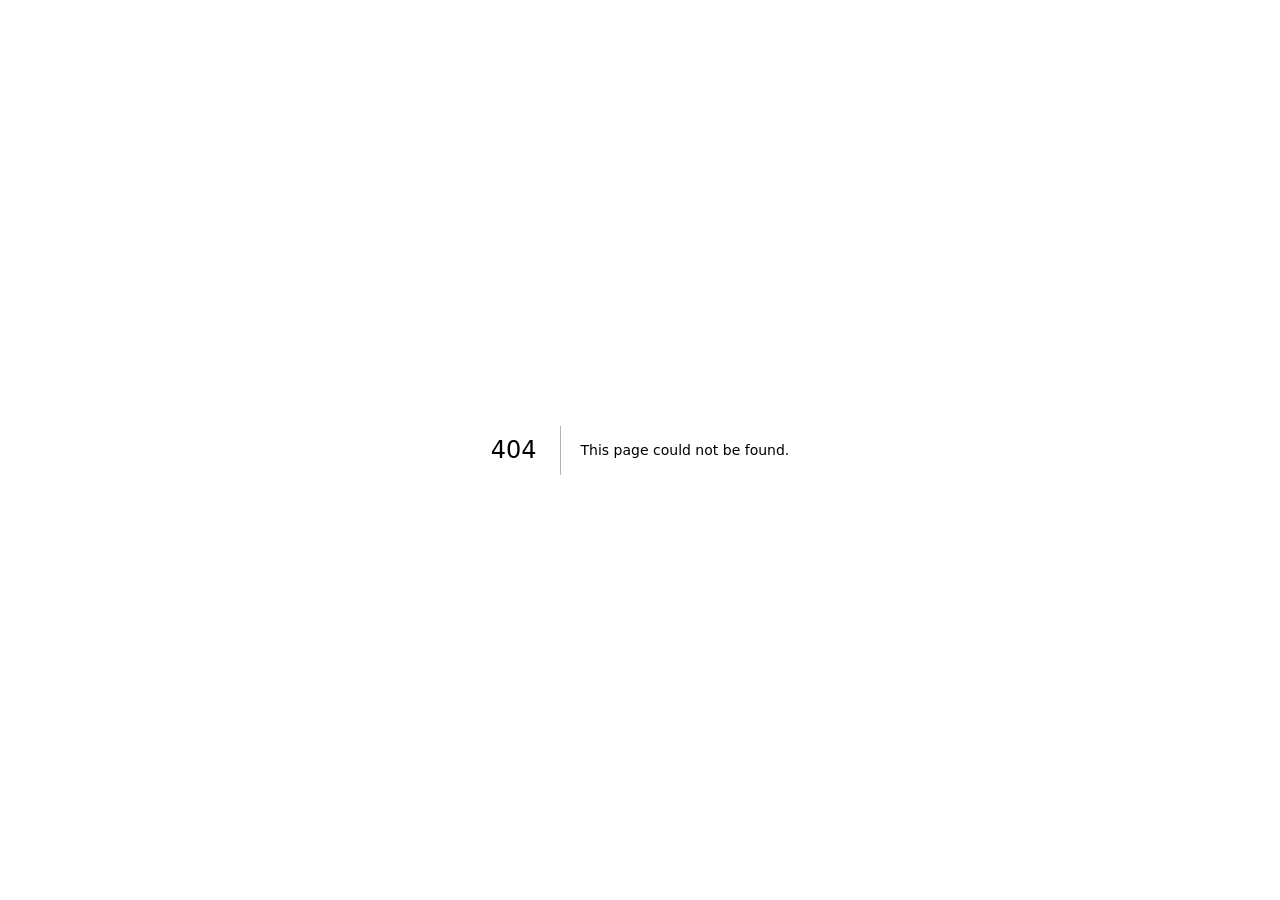
<file: 404/index.html>
<!DOCTYPE html><html lang="sw" class="_0jMygq_variable B00P-W_variable"><head><meta charSet="utf-8"/><meta name="viewport" content="width=device-width, initial-scale=1"/><link rel="stylesheet" href="/_next/static/chunks/39l3h6xt1icks.css" data-precedence="next"/><link rel="preload" as="script" fetchPriority="low" href="/_next/static/chunks/3y705tc4v-41-.js"/><script src="/_next/static/chunks/2rv5jvl35qh22.js" async=""></script><script src="/_next/static/chunks/39_j1bdzreq0m.js" async=""></script><script src="/_next/static/chunks/0zrcyuvl1kbvc.js" async=""></script><script src="/_next/static/chunks/turbopack-2u1d16houkiyo.js" async=""></script><script src="/_next/static/chunks/3qfy96eoyh-ek.js" async=""></script><script src="/_next/static/chunks/20sww7c4gihav.js" async=""></script><meta name="robots" content="noindex"/><meta name="theme-color" content="#17143D"/><title>UlizaBiblia: Uliza Biblia chochote</title><meta name="description" content="Uliza Biblia chochote. Daudi anakujibu kwa upole, akikuonyesha mistari halisi ya Biblia, kwa Kiswahili au Kiingereza."/><meta property="og:title" content="UlizaBiblia"/><meta property="og:description" content="Uliza Biblia chochote. Daudi anakujibu kwa upole, akikuonyesha mistari halisi ya Biblia, kwa Kiswahili au Kiingereza."/><meta property="og:url" content="https://ulizabiblia.flutterai.dev/"/><meta property="og:site_name" content="UlizaBiblia"/><meta property="og:locale" content="sw_TZ"/><meta property="og:image" content="https://ulizabiblia.flutterai.dev/img/icon.png"/><meta property="og:type" content="website"/><meta name="twitter:card" content="summary"/><meta name="twitter:title" content="UlizaBiblia"/><meta name="twitter:description" content="Uliza Biblia chochote. Daudi anakujibu kwa upole, akikuonyesha mistari halisi ya Biblia, kwa Kiswahili au Kiingereza."/><meta name="twitter:image" content="https://ulizabiblia.flutterai.dev/img/icon.png"/><link rel="icon" href="/favicon.png"/><link rel="apple-touch-icon" href="/apple-touch-icon.png"/><meta name="next-size-adjust" content=""/><title>404: This page could not be found.</title><script src="/_next/static/chunks/0cz1d0mv5g_q7.js" noModule=""></script></head><body><div hidden=""><!--$--><!--/$--></div><div style="font-family:system-ui,&quot;Segoe UI&quot;,Roboto,Helvetica,Arial,sans-serif,&quot;Apple Color Emoji&quot;,&quot;Segoe UI Emoji&quot;;height:100vh;text-align:center;display:flex;flex-direction:column;align-items:center;justify-content:center"><div><style>body{color:#000;background:#fff;margin:0}.next-error-h1{border-right:1px solid rgba(0,0,0,.3)}@media (prefers-color-scheme:dark){body{color:#fff;background:#000}.next-error-h1{border-right:1px solid rgba(255,255,255,.3)}}</style><h1 class="next-error-h1" style="display:inline-block;margin:0 20px 0 0;padding:0 23px 0 0;font-size:24px;font-weight:500;vertical-align:top;line-height:49px">404</h1><div style="display:inline-block"><h2 style="font-size:14px;font-weight:400;line-height:49px;margin:0">This page could not be found.</h2></div></div></div><!--$--><!--/$--><script id="_R_">(globalThis["TURBOPACK"] || (globalThis["TURBOPACK"] = [])).push({"otherChunks":["static/chunks/3y705tc4v-41-.js","static/chunks/2rv5jvl35qh22.js","static/chunks/39_j1bdzreq0m.js","static/chunks/0zrcyuvl1kbvc.js"],"runtimeModuleIds":[94553]});</script><script src="/_next/static/chunks/3y705tc4v-41-.js" async=""></script><script>(self.__next_f=self.__next_f||[]).push([0])</script><script>self.__next_f.push([1,"1:\"$Sreact.fragment\"\n2:\"/_next/static/chunks/3qfy96eoyh-ek.js\"\n3:\"/_next/static/chunks/20sww7c4gihav.js\"\n4:I[24770,[\"$2\",\"$3\"],\"SessionProvider\"]\n5:I[39756,[\"$2\",\"$3\"],\"default\"]\n6:I[37457,[\"$2\",\"$3\"],\"default\"]\na:I[97367,[\"$2\",\"$3\"],\"OutletBoundary\"]\nb:\"$Sreact.suspense\"\nd:\"ViewportBoundary\"\ne:I[97367,[\"$2\",\"$3\"],\"$d\"]\n10:\"MetadataBoundary\"\n11:I[97367,[\"$2\",\"$3\"],\"$10\"]\n13:I[68027,[\"$2\",\"$3\"],\"default\",1]\n:HL[\"/_next/static/chunks/39l3h6xt1icks.css\",\"style\"]\n8:X\n9:[[\"children\",{\"s\":\"__PAGE__\",\"h\":512,\"d\":{\"r\":[\"$\",\"$1\",\"c\",{\"children\":[[[\"$\",\"title\",null,{\"children\":\"404: This page could not be found.\"}],[\"$\",\"div\",null,{\"style\":\"$0:t:t:d:r:props:children:1:props:children:props:children:props:children:props:notFound:0:1:props:style\",\"children\":[\"$\",\"div\",null,{\"children\":[[\"$\",\"style\",null,{\"dangerouslySetInnerHTML\":{\"__html\":\"body{color:#000;background:#fff;margin:0}.next-error-h1{border-right:1px solid rgba(0,0,0,.3)}@media (prefers-color-scheme:dark){body{color:#fff;background:#000}.next-error-h1{border-right:1px solid rgba(255,255,255,.3)}}\"}}],[\"$\",\"h1\",null,{\"className\":\"next-error-h1\",\"style\":\"$0:t:t:d:r:props:children:1:props:children:props:children:props:children:props:notFound:0:1:props:children:props:children:1:props:style\",\"children\":404}],[\"$\",\"div\",null,{\"style\":\"$0:t:t:d:r:props:children:1:props:children:props:children:props:children:props:notFound:0:1:props:children:props:children:2:props:style\",\"children\":[\"$\",\"h2\",null,{\"style\":\"$0:t:t:d:r:props:children:1:props:children:props:children:props:children:props:notFound:0:1:props:children:props:children:2:props:children:props:style\",\"children\":\"This page could not be found.\"}]}]]}]}]],null,[\"$\",\"$La\",null,{\"children\":[\"$\",\"$b\",null,{\"name\":\"Next.MetadataOutlet\",\"children\":\"$@c\"}]}]]}],\"p\":false,\"v\":null}}]]\n7:[[\"children\",{\"s\":\"/_not-found\",\"h\":512,\"d\":{\"r\":[\"$\",\"$1\",\"c\",{\"children\":[null,[\"$\",\"$L5\",null,{\"parallelRouterKey\":\"children\",\"error\":\"$undefined\",\"errorStyles\":\"$undefined\",\"errorScripts\":\"$undefined\",\"template\":[\"$\",\"$L6\",null,{}],\"templateStyles\":\"$undefined\",\"templateScripts\":\"$undefined\",\"notFound\":\"$undefined\",\"forbidden\":\"$undefined\",\"unauthorized\":\"$undefined\"}]]}],\"p\":false,\"v\":\"$8\"},\"c\":\"$Q9\"}]]\n0:{\"P\":null,\"c\":[\"\",\"_not-found\",\"\"],\"q\":\"\",\"i\":false,\"t\":{\"t\":{\"s\":\"\",\"h\":528,\"d\":{\"r\":[\"$\",\"$1\",\"c\",{\"children\":[[[\"$\",\"link\",\"0\",{\"rel\":\"stylesheet\",\"href\":\"/_next/static/chunks/39l3h6xt1icks.css\",\"precedence\":\"next\",\"crossOrigin\":\"$undefined\",\"nonce\":\"$undefined\"}],[\"$\",\"script\",\"script-0\",{\"src\":\"/_next/static/chunks/3qfy96eoyh-ek.js\",\"async\":true,\"nonce\":\"$undefined\"}],[\"$\",\"script\",\"script-1\",{\"src\":\"/_next/static/chunks/20sww7c4gihav.js\",\"async\":true,\"nonce\":\"$undefined\"}]],[\"$\",\"html\",null,{\"lang\":\"sw\",\"className\":\"_0jMygq_variable B00P-W_variable\",\"children\":[\"$\",\"body\",null,{\"children\":[\"$\",\"$L4\",null,{\"children\":[\"$\",\"$L5\",null,{\"parallelRouterKey\":\"children\",\"error\":\"$undefined\",\"errorStyles\":\"$undefined\",\"errorScripts\":\"$undefined\",\"template\":[\"$\",\"$L6\",null,{}],\"templateStyles\":\"$undefined\",\"templateScripts\":\"$undefined\",\"notFound\":[[[\"$\",\"title\",null,{\"children\":\"404: This page could not be found.\"}],[\"$\",\"div\",null,{\"style\":{\"fontFamily\":\"system-ui,\\\"Segoe UI\\\",Roboto,Helvetica,Arial,sans-serif,\\\"Apple Color Emoji\\\",\\\"Segoe UI Emoji\\\"\",\"height\":\"100vh\",\"textAlign\":\"center\",\"display\":\"flex\",\"flexDirection\":\"column\",\"alignItems\":\"center\",\"justifyContent\":\"center\"},\"children\":[\"$\",\"div\",null,{\"children\":[[\"$\",\"style\",null,{\"dangerouslySetInnerHTML\":{\"__html\":\"body{color:#000;background:#fff;margin:0}.next-error-h1{border-right:1px solid rgba(0,0,0,.3)}@media (prefers-color-scheme:dark){body{color:#fff;background:#000}.next-error-h1{border-right:1px solid rgba(255,255,255,.3)}}\"}}],[\"$\",\"h1\",null,{\"className\":\"next-error-h1\",\"style\":{\"display\":\"inline-block\",\"margin\":\"0 20px 0 0\",\"padding\":\"0 23px 0 0\",\"fontSize\":24,\"fontWeight\":500,\"verticalAlign\":\"top\",\"lineHeight\":\"49px\"},\"children\":404}],[\"$\",\"div\",null,{\"style\":{\"display\":\"inline-block\"},\"children\":[\"$\",\"h2\",null,{\"style\":{\"fontSize\":14,\"fontWeight\":400,\"lineHeight\":\"49px\",\"margin\":0},\"children\":\"This page could not be found.\"}]}]]}]}]],[]],\"forbidden\":\"$undefined\",\"unauthorized\":\"$undefined\"}]}]}]}]]}],\"p\":false,\"v\":null},\"c\":\"$Q7\"},\"h\":{\"r\":[\"$\",\"$1\",\"h\",{\"children\":[[\"$\",\"meta\",null,{\"name\":\"robots\",\"content\":\"noindex\"}],[\"$\",\"$Le\",null,{\"children\":\"$Lf\"}],[\"$\",\"$L11\",null,{\"children\":[[\"$\",\"div\",null,{\"hidden\":true,\"children\":[\"$\",\"$b\",null,{\"name\":\"Next.Metadata\",\"children\":\"$L12\"}]}],null]}],[\"$\",\"meta\",null,{\"name\":\"next-size-adjust\",\"content\":\"\"}]]}],\"p\":false,\"v\":null}},\"m\":\"$undefined\",\"G\":[\"$13\",[[\"$\",\"link\",\"0\",{\"rel\":\"stylesheet\",\"href\":\"/_next/static/chunks/39l3h6xt1icks.css\",\"precedence\":\"next\",\"crossOrigin\":\"$undefined\",\"nonce\":\"$undefined\"}]]],\"S\":true,\"r\":\"$undefined\",\"s\":\"$undefined\",\"a\":\"$undefined\",\"l\":\"$undefined\",\"p\":\"$undefined\",\"d\":\"$undefined\",\"b\":\"AbIzjT9643BZ421PPK57X\"}\n8:C\nf:[[\"$\",\"meta\",\"0\",{\"charSet\":\"utf-8\"}],[\"$\",\"meta\",\"1\",{\"name\":\"viewport\",\"content\":\"width=device-width, initial-scale=1\"}],[\"$\",\"meta\",\"2\",{\"name\":\"theme-color\",\"content\":\"#17143D\"}]]\n14:I[27201,[\"$2\",\"$3\"],\"IconMark\"]\nc:null\n12:[[\"$\",\"title\",\"0\",{\"children\":\"UlizaBiblia: Uliza Biblia chochote\"}],[\"$\",\"meta\",\"1\",{\"name\":\"description\",\"content\":\"Uliza Biblia chochote. Daudi anakujibu kwa upole, akikuonyesha mistari halisi ya Biblia, kwa Kiswahili au Kiingereza.\"}],[\"$\",\"meta\",\"2\",{\"property\":\"og:title\",\"content\":\"UlizaBiblia\"}],[\"$\",\"meta\",\"3\",{\"property\":\"og:description\",\"content\":\"Uliza Biblia chochote. Daudi anakujibu kwa upole, akikuonyesha mistari halisi ya Biblia, kwa Kiswahili au Kiingereza.\"}],[\"$\",\"meta\",\"4\",{\"property\":\"og:url\",\"content\":\"https://ulizabiblia.flutterai.dev/\"}],[\"$\",\"meta\",\"5\",{\"property\":\"og:site_name\",\"content\":\"UlizaBiblia\"}],[\"$\",\"meta\",\"6\",{\"property\":\"og:locale\",\"content\":\"sw_TZ\"}],[\"$\",\"meta\",\"7\",{\"property\":\"og:image\",\"content\":\"https://ulizabiblia.flutterai.dev/img/icon.png\"}],[\"$\",\"meta\",\"8\",{\"property\":\"og:type\",\"content\":\"website\"}],[\"$\",\"meta\",\"9\",{\"name\":\"twitter:card\",\"content\":\"summary\"}],[\"$\",\"meta\",\"10\",{\"name\":\"twitter:title\",\"content\":\"UlizaBiblia\"}],[\"$\",\"meta\",\"11\",{\"name\":\"twitter:description\",\"content\":\"Uliza Biblia chochote. Daudi anakujibu kwa upole, akikuonyesha mistari halisi ya Biblia, kwa Kiswahili au Kiingereza.\"}],[\"$\",\"meta\",\"12\",{\"name\":\"twitter:image\",\"content\":\"https://ulizabiblia.flutterai.dev/img/icon.png\"}],[\"$\",\"link\",\"13\",{\"rel\":\"icon\",\"href\":\"/favicon.png\"}],[\"$\",\"link\",\"14\",{\"rel\":\"apple-touch-icon\",\"href\":\"/apple-touch-icon.png\"}],[\"$\",\"$L14\",\"15\",{}]]\n"])</script></body></html>
</file>
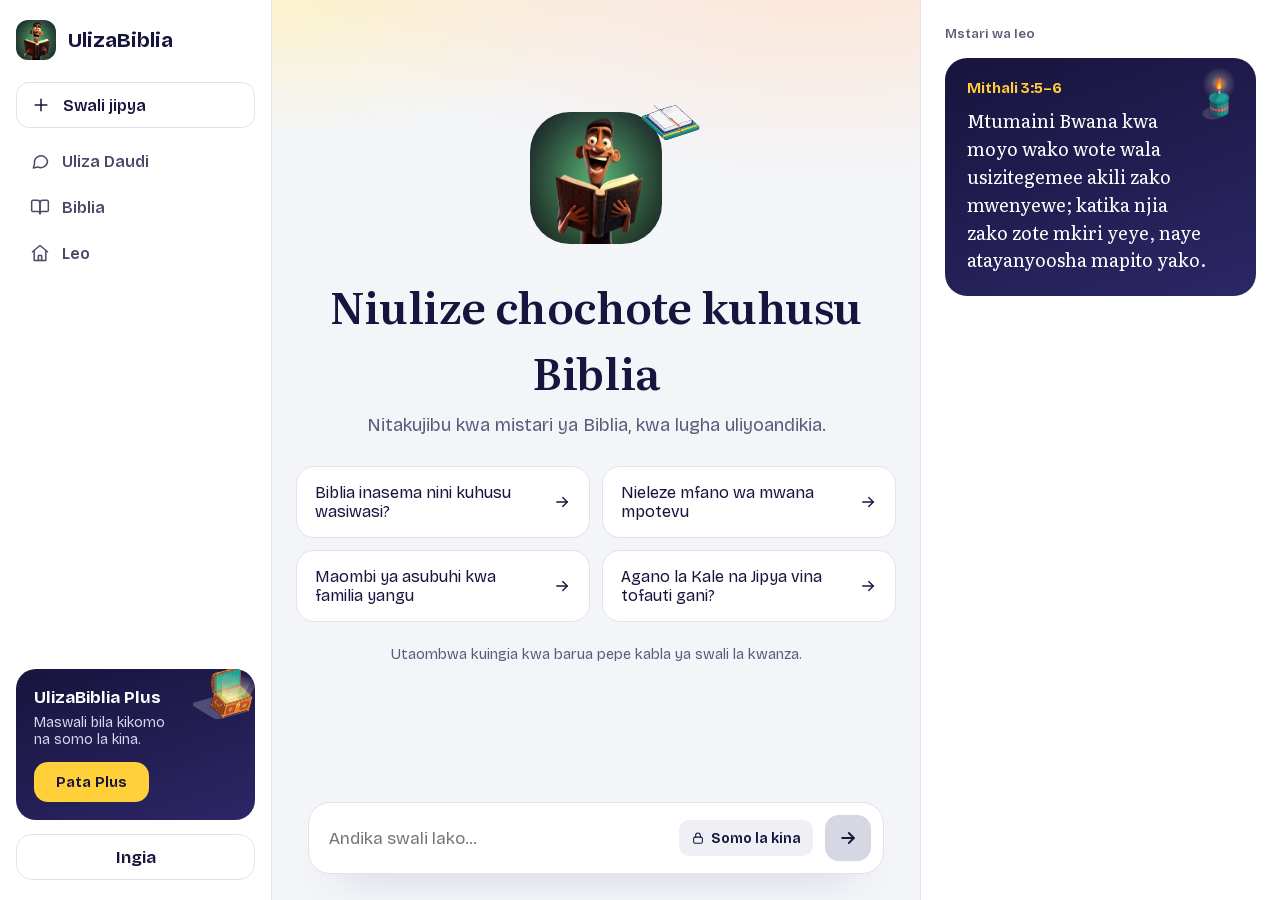
<file: app/index.html>
<!DOCTYPE html><html lang="sw" class="_0jMygq_variable B00P-W_variable"><head><meta charSet="utf-8"/><meta name="viewport" content="width=device-width, initial-scale=1"/><link rel="preload" href="/_next/static/media/a744d4c147f3698b-s.p.3t6wimnoqat92.woff2" as="font" crossorigin="" type="font/woff2"/><link rel="preload" href="/_next/static/media/edc92f5080bab07a-s.p.1pg2nifvadz06.woff2" as="font" crossorigin="" type="font/woff2"/><link rel="preload" as="image" href="/img/daudi.png"/><link rel="stylesheet" href="/_next/static/chunks/39l3h6xt1icks.css" data-precedence="next"/><link rel="preload" as="script" fetchPriority="low" href="/_next/static/chunks/3y705tc4v-41-.js"/><script src="/_next/static/chunks/2rv5jvl35qh22.js" async=""></script><script src="/_next/static/chunks/39_j1bdzreq0m.js" async=""></script><script src="/_next/static/chunks/0zrcyuvl1kbvc.js" async=""></script><script src="/_next/static/chunks/turbopack-2u1d16houkiyo.js" async=""></script><script src="/_next/static/chunks/3qfy96eoyh-ek.js" async=""></script><script src="/_next/static/chunks/20sww7c4gihav.js" async=""></script><script src="/_next/static/chunks/1uh0d_qxcu3d4.js" async=""></script><script src="/_next/static/chunks/0wjzhx9rq3l7n.js" async=""></script><meta name="theme-color" content="#17143D"/><title>UlizaBiblia: Uliza Biblia chochote</title><meta name="description" content="Uliza Biblia chochote. Daudi anakujibu kwa upole, akikuonyesha mistari halisi ya Biblia, kwa Kiswahili au Kiingereza."/><meta property="og:title" content="UlizaBiblia"/><meta property="og:description" content="Uliza Biblia chochote. Daudi anakujibu kwa upole, akikuonyesha mistari halisi ya Biblia, kwa Kiswahili au Kiingereza."/><meta property="og:url" content="https://ulizabiblia.flutterai.dev/"/><meta property="og:site_name" content="UlizaBiblia"/><meta property="og:locale" content="sw_TZ"/><meta property="og:image" content="https://ulizabiblia.flutterai.dev/img/icon.png"/><meta property="og:type" content="website"/><meta name="twitter:card" content="summary"/><meta name="twitter:title" content="UlizaBiblia"/><meta name="twitter:description" content="Uliza Biblia chochote. Daudi anakujibu kwa upole, akikuonyesha mistari halisi ya Biblia, kwa Kiswahili au Kiingereza."/><meta name="twitter:image" content="https://ulizabiblia.flutterai.dev/img/icon.png"/><link rel="icon" href="/favicon.png"/><link rel="apple-touch-icon" href="/apple-touch-icon.png"/><meta name="next-size-adjust" content=""/><script src="/_next/static/chunks/0cz1d0mv5g_q7.js" noModule=""></script></head><body><div hidden=""><!--$--><!--/$--></div><!--$!--><template data-dgst=""></template><!--/$--><script id="_R_">(globalThis["TURBOPACK"] || (globalThis["TURBOPACK"] = [])).push({"otherChunks":["static/chunks/3y705tc4v-41-.js","static/chunks/2rv5jvl35qh22.js","static/chunks/39_j1bdzreq0m.js","static/chunks/0zrcyuvl1kbvc.js"],"runtimeModuleIds":[94553]});</script><script src="/_next/static/chunks/3y705tc4v-41-.js" async=""></script><script>(self.__next_f=self.__next_f||[]).push([0])</script><script>self.__next_f.push([1,"1:\"$Sreact.fragment\"\n2:\"/_next/static/chunks/3qfy96eoyh-ek.js\"\n3:\"/_next/static/chunks/20sww7c4gihav.js\"\n4:I[24770,[\"$2\",\"$3\"],\"SessionProvider\"]\n5:I[39756,[\"$2\",\"$3\"],\"default\"]\n6:I[37457,[\"$2\",\"$3\"],\"default\"]\n8:\"ClientSegmentRoot\"\n9:I[92825,[\"$2\",\"$3\"],\"$8\"]\na:\"/_next/static/chunks/1uh0d_qxcu3d4.js\"\nb:I[64527,[\"$2\",\"$3\",\"$a\"],\"default\"]\ne:I[47257,[\"$2\",\"$3\"],\"ClientPageRoot\"]\nf:\"/_next/static/chunks/0wjzhx9rq3l7n.js\"\n10:I[27627,[\"$2\",\"$3\",\"$a\",\"$f\"],\"default\"]\n13:I[97367,[\"$2\",\"$3\"],\"OutletBoundary\"]\n14:\"$Sreact.suspense\"\n16:\"ViewportBoundary\"\n17:I[97367,[\"$2\",\"$3\"],\"$16\"]\n19:\"MetadataBoundary\"\n1a:I[97367,[\"$2\",\"$3\"],\"$19\"]\n1c:I[68027,[\"$2\",\"$3\"],\"default\",1]\n:HL[\"/_next/static/chunks/39l3h6xt1icks.css\",\"style\"]\n:HL[\"/_next/static/media/a744d4c147f3698b-s.p.3t6wimnoqat92.woff2\",\"font\",{\"crossOrigin\":\"\",\"type\":\"font/woff2\"}]\n:HL[\"/_next/static/media/edc92f5080bab07a-s.p.1pg2nifvadz06.woff2\",\"font\",{\"crossOrigin\":\"\",\"type\":\"font/woff2\"}]\nd:[[\"children\",{\"s\":\"__PAGE__\",\"h\":512,\"d\":{\"r\":[\"$\",\"$1\",\"c\",{\"children\":[[\"$\",\"$Le\",null,{\"Component\":\"$10\",\"serverProvidedParams\":{\"searchParams\":{},\"params\":\"$7:0:1:d:r:props:children:1:props:serverProvidedParams:params\",\"promises\":[\"$@11\",\"$@12\"]}}],[[\"$\",\"script\",\"script-0\",{\"src\":\"/_next/static/chunks/0wjzhx9rq3l7n.js\",\"async\":true,\"nonce\":\"$undefined\"}]],[\"$\",\"$L13\",null,{\"children\":[\"$\",\"$14\",null,{\"name\":\"Next.MetadataOutlet\",\"children\":\"$@15\"}]}]]}],\"p\":false,\"v\":null}}]]\n7:[[\"children\",{\"s\":\"app\",\"h\":512,\"d\":{\"r\":[\"$\",\"$1\",\"c\",{\"children\":[[[\"$\",\"script\",\"script-0\",{\"src\":\"/_next/static/chunks/1uh0d_qxcu3d4.js\",\"async\":true,\"nonce\":\"$undefined\"}]],[\"$\",\"$L9\",null,{\"Component\":\"$b\",\"slots\":{\"children\":[\"$\",\"$L5\",null,{\"parallelRouterKey\":\"children\",\"error\":\"$undefined\",\"errorStyles\":\"$undefined\",\"errorScripts\":\"$undefined\",\"template\":[\"$\",\"$L6\",null,{}],\"templateStyles\":\"$undefined\",\"templateScripts\":\"$undefined\",\"notFound\":\"$undefined\",\"forbidden\":\"$undefined\",\"unauthorized\":\"$undefined\"}]},\"serverProvidedParams\":{\"params\":{},\"promises\":[\"$@c\"]}}]]}],\"p\":false,\"v\":null},\"c\":\"$Qd\"}]]\n0:{\"P\":null,\"c\":[\"\",\"app\",\"\"],\"q\":\"\",\"i\":false,\"t\":{\"t\":{\"s\":\"\",\"h\":528,\"d\":{\"r\":[\"$\",\"$1\",\"c\",{\"children\":[[[\"$\",\"link\",\"0\",{\"rel\":\"stylesheet\",\"href\":\"/_next/static/chunks/39l3h6xt1icks.css\",\"precedence\":\"next\",\"crossOrigin\":\"$undefined\",\"nonce\":\"$undefined\"}],[\"$\",\"script\",\"script-0\",{\"src\":\"/_next/static/chunks/3qfy96eoyh-ek.js\",\"async\":true,\"nonce\":\"$undefined\"}],[\"$\",\"script\",\"script-1\",{\"src\":\"/_next/static/chunks/20sww7c4gihav.js\",\"async\":true,\"nonce\":\"$undefined\"}]],[\"$\",\"html\",null,{\"lang\":\"sw\",\"className\":\"_0jMygq_variable B00P-W_variable\",\"children\":[\"$\",\"body\",null,{\"children\":[\"$\",\"$L4\",null,{\"children\":[\"$\",\"$L5\",null,{\"parallelRouterKey\":\"children\",\"error\":\"$undefined\",\"errorStyles\":\"$undefined\",\"errorScripts\":\"$undefined\",\"template\":[\"$\",\"$L6\",null,{}],\"templateStyles\":\"$undefined\",\"templateScripts\":\"$undefined\",\"notFound\":[[[\"$\",\"title\",null,{\"children\":\"404: This page could not be found.\"}],[\"$\",\"div\",null,{\"style\":{\"fontFamily\":\"system-ui,\\\"Segoe UI\\\",Roboto,Helvetica,Arial,sans-serif,\\\"Apple Color Emoji\\\",\\\"Segoe UI Emoji\\\"\",\"height\":\"100vh\",\"textAlign\":\"center\",\"display\":\"flex\",\"flexDirection\":\"column\",\"alignItems\":\"center\",\"justifyContent\":\"center\"},\"children\":[\"$\",\"div\",null,{\"children\":[[\"$\",\"style\",null,{\"dangerouslySetInnerHTML\":{\"__html\":\"body{color:#000;background:#fff;margin:0}.next-error-h1{border-right:1px solid rgba(0,0,0,.3)}@media (prefers-color-scheme:dark){body{color:#fff;background:#000}.next-error-h1{border-right:1px solid rgba(255,255,255,.3)}}\"}}],[\"$\",\"h1\",null,{\"className\":\"next-error-h1\",\"style\":{\"display\":\"inline-block\",\"margin\":\"0 20px 0 0\",\"padding\":\"0 23px 0 0\",\"fontSize\":24,\"fontWeight\":500,\"verticalAlign\":\"top\",\"lineHeight\":\"49px\"},\"children\":404}],[\"$\",\"div\",null,{\"style\":{\"display\":\"inline-block\"},\"children\":[\"$\",\"h2\",null,{\"style\":{\"fontSize\":14,\"fontWeight\":400,\"lineHeight\":\"49px\",\"margin\":0},\"children\":\"This page could not be found.\"}]}]]}]}]],[]],\"forbidden\":\"$undefined\",\"unauthorized\":\"$undefined\"}]}]}]}]]}],\"p\":false,\"v\":null},\"c\":\"$Q7\"},\"h\":{\"r\":[\"$\",\"$1\",\"h\",{\"children\":[null,[\"$\",\"$L17\",null,{\"children\":\"$L18\"}],[\"$\",\"$L1a\",null,{\"children\":[[\"$\",\"div\",null,{\"hidden\":true,\"children\":[\"$\",\"$14\",null,{\"name\":\"Next.Metadata\",\"children\":\"$L1b\"}]}],null]}],[\"$\",\"meta\",null,{\"name\":\"next-size-adjust\",\"content\":\"\"}]]}],\"p\":false,\"v\":null}},\"m\":\"$undefined\",\"G\":[\"$1c\",[[\"$\",\"link\",\"0\",{\"rel\":\"stylesheet\",\"href\":\"/_next/static/chunks/39l3h6xt1icks.css\",\"precedence\":\"next\",\"crossOrigin\":\"$undefined\",\"nonce\":\"$undefined\"}]]],\"S\":true,\"r\":\"$undefined\",\"s\":\"$undefined\",\"a\":\"$undefined\",\"l\":\"$undefined\",\"p\":\"$undefined\",\"d\":\"$undefined\",\"b\":\"AbIzjT9643BZ421PPK57X\"}\nc:\"$7:0:1:d:r:props:children:1:props:serverProvidedParams:params\"\n11:{}\n12:\"$7:0:1:d:r:props:children:1:props:serverProvidedParams:params\"\n18:[[\"$\",\"meta\",\"0\",{\"charSet\":\"utf-8\"}],[\"$\",\"meta\",\"1\",{\"name\":\"viewport\",\"content\":\"width=device-width, initial-scale=1\"}],[\"$\",\"meta\",\"2\",{\"name\":\"theme-color\",\"content\":\"#17143D\"}]]\n1d:I[27201,[\"$2\",\"$3\"],\"IconMark\"]\n15:null\n1b:[[\"$\",\"title\",\"0\",{\"children\":\"UlizaBiblia: Uliza Biblia chochote\"}],[\"$\",\"meta\",\"1\",{\"name\":\"description\",\"content\":\"Uliza Biblia chochote. Daudi anakujibu kwa upole, akikuonyesha mistari halisi ya Biblia, kwa Kiswahili au Kiingereza.\"}],[\"$\",\"meta\",\"2\",{\"property\":\"og:title\",\"content\":\"UlizaBiblia\"}],[\"$\",\"meta\",\"3\",{\"property\":\"og:description\",\"content\":\"Uliza Biblia chochote. Daudi anakujibu kwa upole, akikuonyesha mistari halisi ya Biblia, kwa Kiswahili au Kiingereza.\"}],[\"$\",\"meta\",\"4\",{\"property\":\"og:url\",\"content\":\"https://ulizabiblia.flutterai.dev/\"}],[\"$\",\"meta\",\"5\",{\"property\":\"og:site_name\",\"content\":\"UlizaBiblia\"}],[\"$\",\"meta\",\"6\",{\"property\":\"og:locale\",\"content\":\"sw_TZ\"}],[\"$\",\"meta\",\"7\",{\"property\":\"og:image\",\"content\":\"https://ulizabiblia.flutterai.dev/img/icon.png\"}],[\"$\",\"meta\",\"8\",{\"property\":\"og:type\",\"content\":\"website\"}],[\"$\",\"meta\",\"9\",{\"name\":\"twitter:card\",\"content\":\"summary\"}],[\"$\",\"meta\",\"10\",{\"name\":\"twitter:title\",\"content\":\"UlizaBiblia\"}],[\"$\",\"meta\",\"11\",{\"name\":\"twitter:description\",\"content\":\"Uliza Biblia chochote. Daudi anakujibu kwa upole, akikuonyesha mistari halisi ya Biblia, kwa Kiswahili au Kiingereza.\"}],[\"$\",\"meta\",\"12\",{\"name\":\"twitter:image\",\"content\":\"https://ulizabiblia.flutterai.dev/img/icon.png\"}],[\"$\",\"link\",\"13\",{\"rel\":\"icon\",\"href\":\"/favicon.png\"}],[\"$\",\"link\",\"14\",{\"rel\":\"apple-touch-icon\",\"href\":\"/apple-touch-icon.png\"}],[\"$\",\"$L1d\",\"15\",{}]]\n"])</script></body></html>
</file>
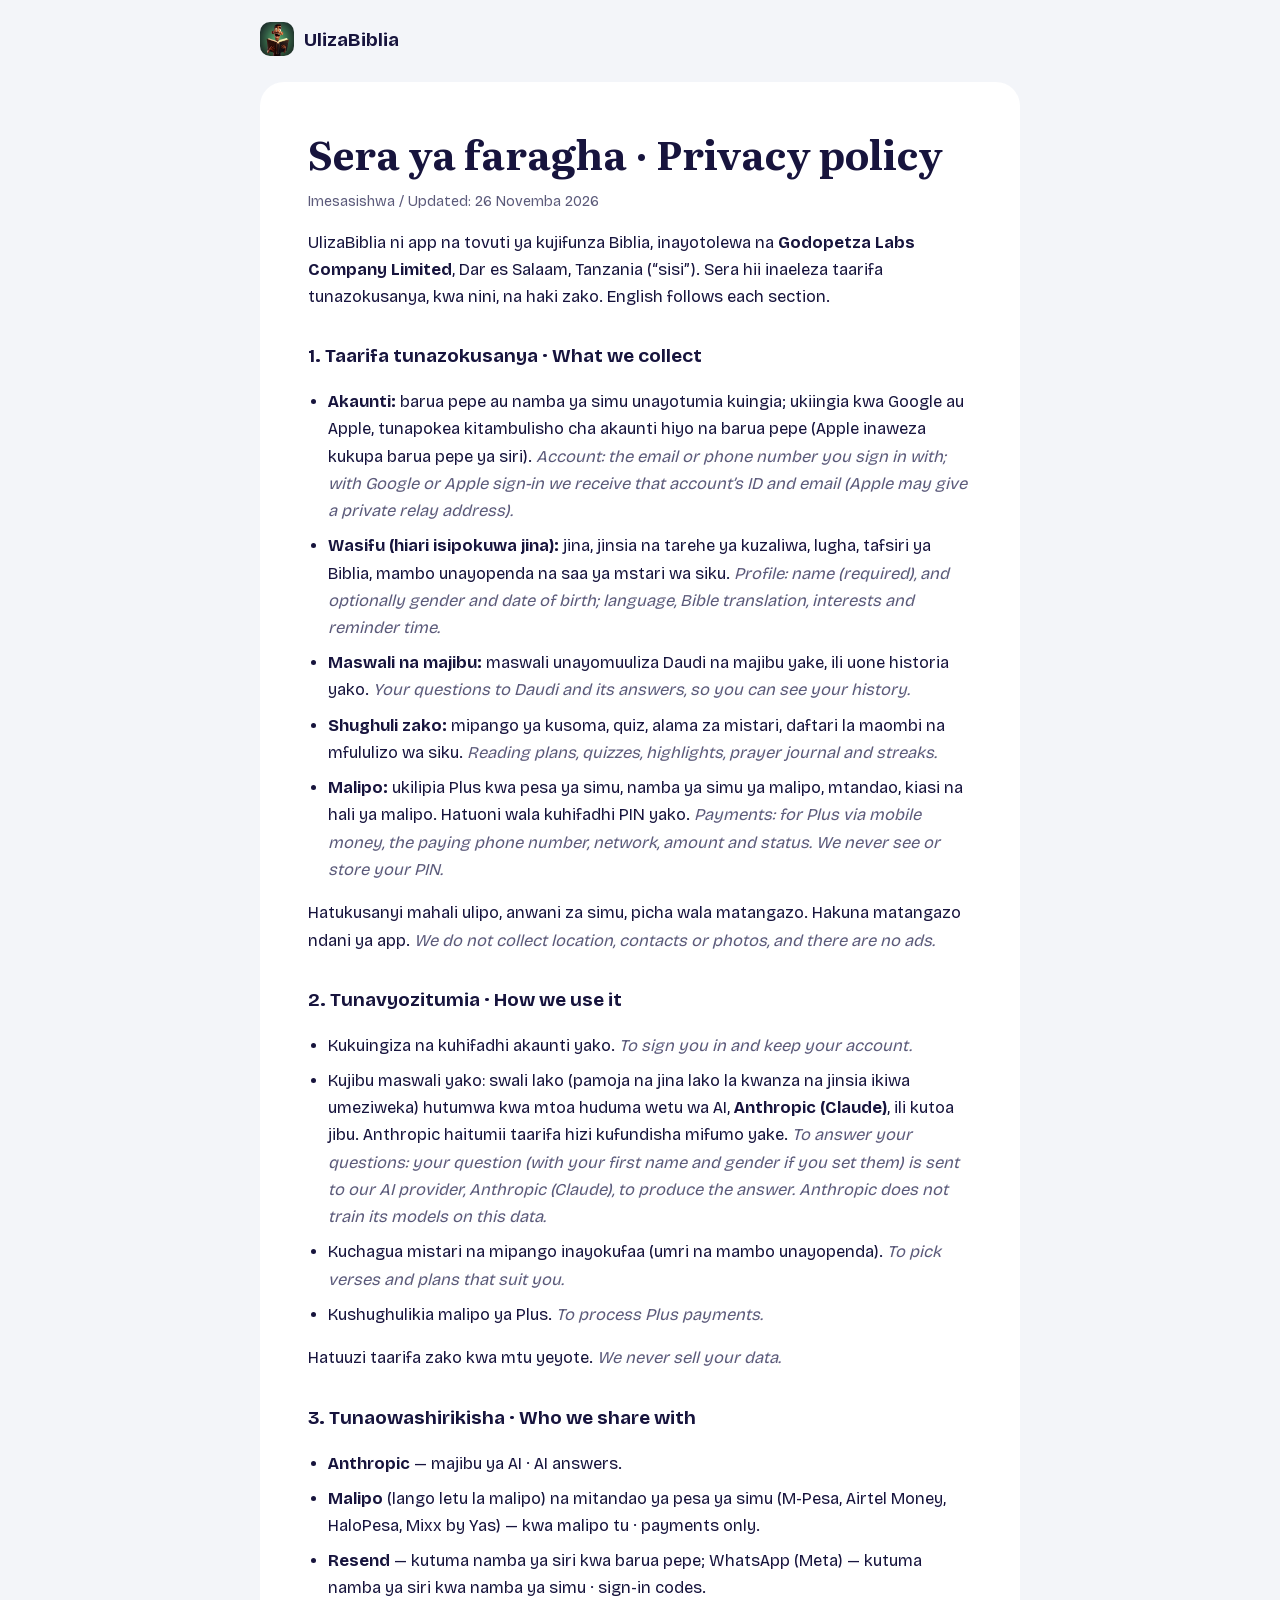
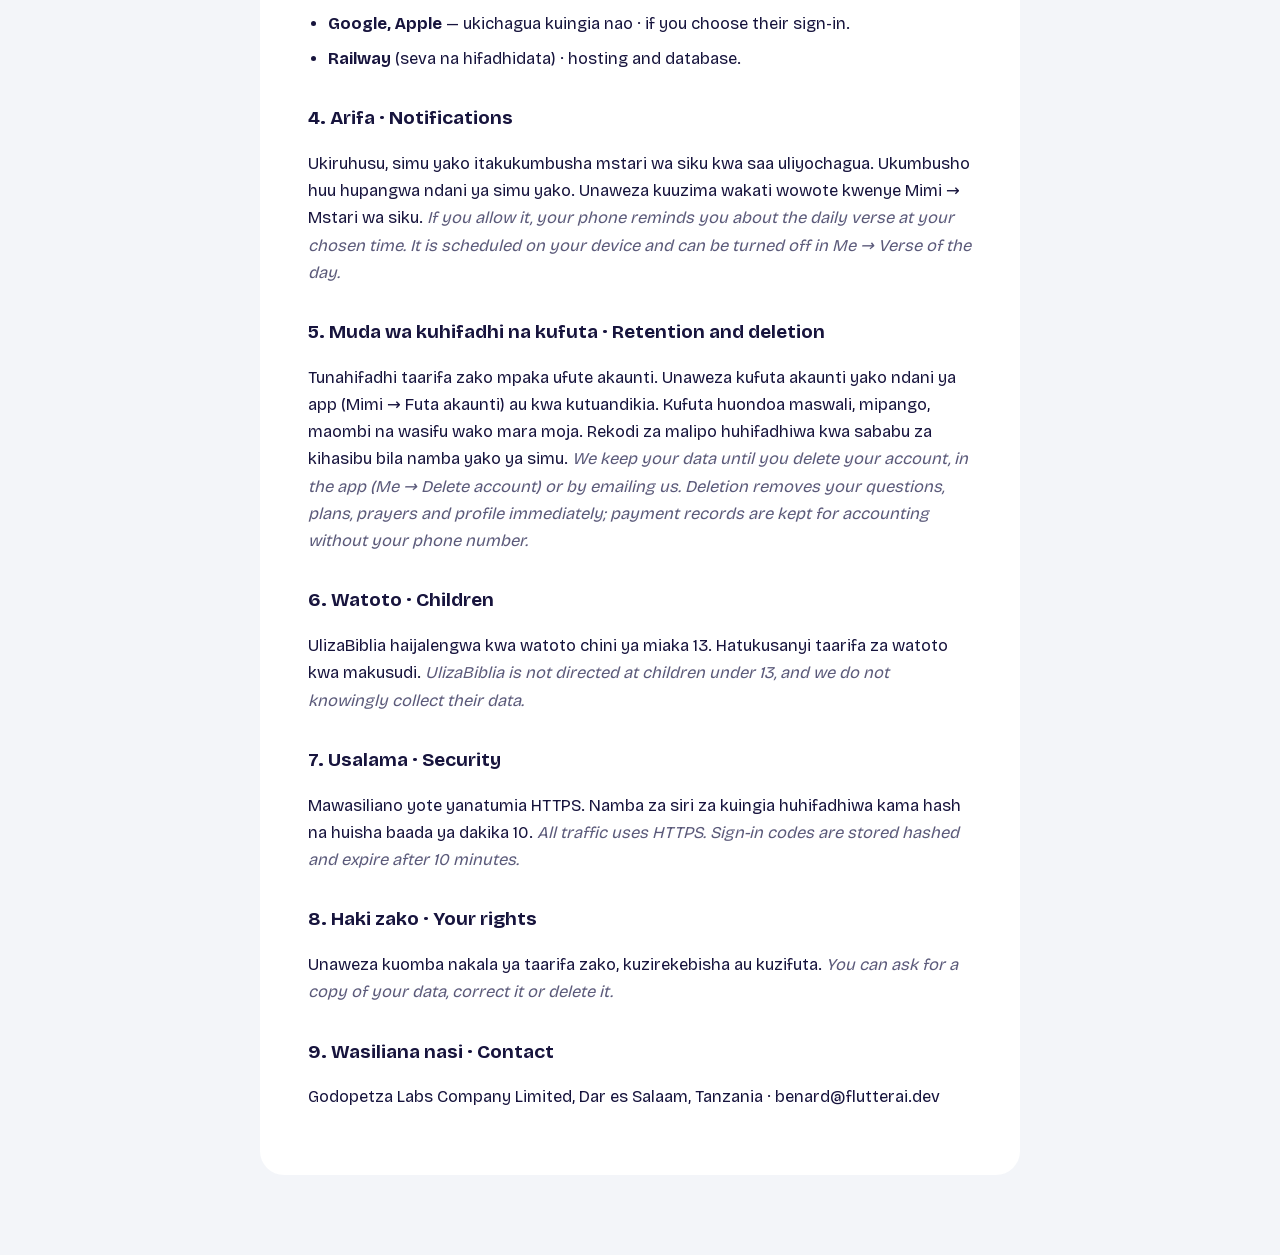
<file: privacy/index.html>
<!DOCTYPE html><html lang="sw" class="_0jMygq_variable B00P-W_variable"><head><meta charSet="utf-8"/><meta name="viewport" content="width=device-width, initial-scale=1"/><link rel="preload" href="/_next/static/media/a744d4c147f3698b-s.p.3t6wimnoqat92.woff2" as="font" crossorigin="" type="font/woff2"/><link rel="preload" href="/_next/static/media/edc92f5080bab07a-s.p.1pg2nifvadz06.woff2" as="font" crossorigin="" type="font/woff2"/><link rel="preload" href="/img/icon.png" as="image"/><link rel="stylesheet" href="/_next/static/chunks/39l3h6xt1icks.css" data-precedence="next"/><link rel="preload" as="script" fetchPriority="low" href="/_next/static/chunks/3y705tc4v-41-.js"/><script src="/_next/static/chunks/2rv5jvl35qh22.js" async=""></script><script src="/_next/static/chunks/39_j1bdzreq0m.js" async=""></script><script src="/_next/static/chunks/0zrcyuvl1kbvc.js" async=""></script><script src="/_next/static/chunks/turbopack-2u1d16houkiyo.js" async=""></script><script src="/_next/static/chunks/3qfy96eoyh-ek.js" async=""></script><script src="/_next/static/chunks/20sww7c4gihav.js" async=""></script><script src="/_next/static/chunks/3zt_16xndew4w.js" async=""></script><meta name="theme-color" content="#17143D"/><title>Sera ya faragha / Privacy policy · UlizaBiblia</title><meta name="description" content="Jinsi UlizaBiblia inavyotumia na kulinda taarifa zako."/><meta property="og:title" content="UlizaBiblia"/><meta property="og:description" content="Uliza Biblia chochote. Daudi anakujibu kwa upole, akikuonyesha mistari halisi ya Biblia, kwa Kiswahili au Kiingereza."/><meta property="og:url" content="https://ulizabiblia.flutterai.dev/"/><meta property="og:site_name" content="UlizaBiblia"/><meta property="og:locale" content="sw_TZ"/><meta property="og:image" content="https://ulizabiblia.flutterai.dev/img/icon.png"/><meta property="og:type" content="website"/><meta name="twitter:card" content="summary"/><meta name="twitter:title" content="UlizaBiblia"/><meta name="twitter:description" content="Uliza Biblia chochote. Daudi anakujibu kwa upole, akikuonyesha mistari halisi ya Biblia, kwa Kiswahili au Kiingereza."/><meta name="twitter:image" content="https://ulizabiblia.flutterai.dev/img/icon.png"/><link rel="icon" href="/favicon.png"/><link rel="apple-touch-icon" href="/apple-touch-icon.png"/><meta name="next-size-adjust" content=""/><script src="/_next/static/chunks/0cz1d0mv5g_q7.js" noModule=""></script></head><body><div hidden=""><!--$--><!--/$--></div><main class="doc"><nav class="doc-nav"><a class="doc-brand" href="/"><img src="/img/icon.png" alt="" width="34" height="34"/>UlizaBiblia</a></nav><article><h1>Sera ya faragha · Privacy policy</h1><p class="muted small">Imesasishwa / Updated: <!-- -->26 Novemba 2026</p><p>UlizaBiblia ni app na tovuti ya kujifunza Biblia, inayotolewa na <b>Godopetza Labs Company Limited</b>, Dar es Salaam, Tanzania (“sisi”). Sera hii inaeleza taarifa tunazokusanya, kwa nini, na haki zako. English follows each section.</p><h2>1. Taarifa tunazokusanya · What we collect</h2><ul><li><b>Akaunti:</b> barua pepe au namba ya simu unayotumia kuingia; ukiingia kwa Google au Apple, tunapokea kitambulisho cha akaunti hiyo na barua pepe (Apple inaweza kukupa barua pepe ya siri). <i>Account: the email or phone number you sign in with; with Google or Apple sign-in we receive that account’s ID and email (Apple may give a private relay address).</i></li><li><b>Wasifu (hiari isipokuwa jina):</b> jina, jinsia na tarehe ya kuzaliwa, lugha, tafsiri ya Biblia, mambo unayopenda na saa ya mstari wa siku. <i>Profile: name (required), and optionally gender and date of birth; language, Bible translation, interests and reminder time.</i></li><li><b>Maswali na majibu:</b> maswali unayomuuliza Daudi na majibu yake, ili uone historia yako. <i>Your questions to Daudi and its answers, so you can see your history.</i></li><li><b>Shughuli zako:</b> mipango ya kusoma, quiz, alama za mistari, daftari la maombi na mfululizo wa siku. <i>Reading plans, quizzes, highlights, prayer journal and streaks.</i></li><li><b>Malipo:</b> ukilipia Plus kwa pesa ya simu, namba ya simu ya malipo, mtandao, kiasi na hali ya malipo. Hatuoni wala kuhifadhi PIN yako. <i>Payments: for Plus via mobile money, the paying phone number, network, amount and status. We never see or store your PIN.</i></li></ul><p>Hatukusanyi mahali ulipo, anwani za simu, picha wala matangazo. Hakuna matangazo ndani ya app. <i>We do not collect location, contacts or photos, and there are no ads.</i></p><h2>2. Tunavyozitumia · How we use it</h2><ul><li>Kukuingiza na kuhifadhi akaunti yako. <i>To sign you in and keep your account.</i></li><li>Kujibu maswali yako: swali lako (pamoja na jina lako la kwanza na jinsia ikiwa umeziweka) hutumwa kwa mtoa huduma wetu wa AI, <b>Anthropic (Claude)</b>, ili kutoa jibu. Anthropic haitumii taarifa hizi kufundisha mifumo yake. <i>To answer your questions: your question (with your first name and gender if you set them) is sent to our AI provider, Anthropic (Claude), to produce the answer. Anthropic does not train its models on this data.</i></li><li>Kuchagua mistari na mipango inayokufaa (umri na mambo unayopenda). <i>To pick verses and plans that suit you.</i></li><li>Kushughulikia malipo ya Plus. <i>To process Plus payments.</i></li></ul><p>Hatuuzi taarifa zako kwa mtu yeyote. <i>We never sell your data.</i></p><h2>3. Tunaowashirikisha · Who we share with</h2><ul><li><b>Anthropic</b> — majibu ya AI · AI answers.</li><li><b>Malipo</b> (lango letu la malipo) na mitandao ya pesa ya simu (M-Pesa, Airtel Money, HaloPesa, Mixx by Yas) — kwa malipo tu · payments only.</li><li><b>Resend</b> — kutuma namba ya siri kwa barua pepe; WhatsApp (Meta) — kutuma namba ya siri kwa namba ya simu · sign-in codes.</li><li><b>Google, Apple</b> — ukichagua kuingia nao · if you choose their sign-in.</li><li><b>Railway</b> (seva na hifadhidata) · hosting and database.</li></ul><h2>4. Arifa · Notifications</h2><p>Ukiruhusu, simu yako itakukumbusha mstari wa siku kwa saa uliyochagua. Ukumbusho huu hupangwa ndani ya simu yako. Unaweza kuuzima wakati wowote kwenye Mimi → Mstari wa siku. <i>If you allow it, your phone reminds you about the daily verse at your chosen time. It is scheduled on your device and can be turned off in Me → Verse of the day.</i></p><h2>5. Muda wa kuhifadhi na kufuta · Retention and deletion</h2><p>Tunahifadhi taarifa zako mpaka ufute akaunti. Unaweza kufuta akaunti yako ndani ya app (Mimi → Futa akaunti) au kwa kutuandikia. Kufuta huondoa maswali, mipango, maombi na wasifu wako mara moja. Rekodi za malipo huhifadhiwa kwa sababu za kihasibu bila namba yako ya simu. <i>We keep your data until you delete your account, in the app (Me → Delete account) or by emailing us. Deletion removes your questions, plans, prayers and profile immediately; payment records are kept for accounting without your phone number.</i></p><h2>6. Watoto · Children</h2><p>UlizaBiblia haijalengwa kwa watoto chini ya miaka 13. Hatukusanyi taarifa za watoto kwa makusudi. <i>UlizaBiblia is not directed at children under 13, and we do not knowingly collect their data.</i></p><h2>7. Usalama · Security</h2><p>Mawasiliano yote yanatumia HTTPS. Namba za siri za kuingia huhifadhiwa kama hash na huisha baada ya dakika 10. <i>All traffic uses HTTPS. Sign-in codes are stored hashed and expire after 10 minutes.</i></p><h2>8. Haki zako · Your rights</h2><p>Unaweza kuomba nakala ya taarifa zako, kuzirekebisha au kuzifuta. <i>You can ask for a copy of your data, correct it or delete it.</i></p><h2>9. Wasiliana nasi · Contact</h2><p>Godopetza Labs Company Limited, Dar es Salaam, Tanzania · <a href="mailto:benard@flutterai.dev">benard@flutterai.dev</a></p></article></main><!--$--><!--/$--><script id="_R_">(globalThis["TURBOPACK"] || (globalThis["TURBOPACK"] = [])).push({"otherChunks":["static/chunks/3y705tc4v-41-.js","static/chunks/2rv5jvl35qh22.js","static/chunks/39_j1bdzreq0m.js","static/chunks/0zrcyuvl1kbvc.js"],"runtimeModuleIds":[94553]});</script><script src="/_next/static/chunks/3y705tc4v-41-.js" async=""></script><script>(self.__next_f=self.__next_f||[]).push([0])</script><script>self.__next_f.push([1,"1:\"$Sreact.fragment\"\n2:\"/_next/static/chunks/3qfy96eoyh-ek.js\"\n3:\"/_next/static/chunks/20sww7c4gihav.js\"\n4:I[24770,[\"$2\",\"$3\"],\"SessionProvider\"]\n5:I[39756,[\"$2\",\"$3\"],\"default\"]\n6:I[37457,[\"$2\",\"$3\"],\"default\"]\na:\"/_next/static/chunks/3zt_16xndew4w.js\"\nb:I[22016,[\"$2\",\"$3\",\"$a\"],\"\"]\n21:\"ViewportBoundary\"\n22:I[97367,[\"$2\",\"$3\"],\"$21\"]\n24:\"MetadataBoundary\"\n25:I[97367,[\"$2\",\"$3\"],\"$24\"]\n26:\"$Sreact.suspense\"\n28:I[68027,[\"$2\",\"$3\"],\"default\",1]\n:HL[\"/_next/static/chunks/39l3h6xt1icks.css\",\"style\"]\n:HL[\"/_next/static/media/a744d4c147f3698b-s.p.3t6wimnoqat92.woff2\",\"font\",{\"crossOrigin\":\"\",\"type\":\"font/woff2\"}]\n:HL[\"/_next/static/media/edc92f5080bab07a-s.p.1pg2nifvadz06.woff2\",\"font\",{\"crossOrigin\":\"\",\"type\":\"font/woff2\"}]\n:HL[\"/img/icon.png\",\"image\"]\n8:X\n9:[[\"children\",{\"s\":\"__PAGE__\",\"h\":512,\"d\":{\"r\":[\"$\",\"$1\",\"c\",{\"children\":[[\"$\",\"main\",null,{\"className\":\"doc\",\"children\":[[\"$\",\"nav\",null,{\"className\":\"doc-nav\",\"children\":[\"$\",\"$Lb\",null,{\"href\":\"/\",\"className\":\"doc-brand\",\"children\":[[\"$\",\"img\",null,{\"src\":\"/img/icon.png\",\"alt\":\"\",\"width\":34,\"height\":34}],\"UlizaBiblia\"]}]}],[\"$\",\"article\",null,{\"children\":[[\"$\",\"h1\",null,{\"children\":\"Sera ya faragha · Privacy policy\"}],[\"$\",\"p\",null,{\"className\":\"muted small\",\"children\":[\"Imesasishwa / Updated: \",\"26 Novemba 2026\"]}],[[\"$\",\"p\",null,{\"children\":[\"UlizaBiblia ni app na tovuti ya kujifunza Biblia, inayotolewa na \",[\"$\",\"b\",null,{\"children\":\"Godopetza Labs Company Limited\"}],\", Dar es Salaam, Tanzania (“sisi”). Sera hii inaeleza taarifa tunazokusanya, kwa nini, na haki zako. English follows each section.\"]}],[\"$\",\"h2\",null,{\"children\":\"1. Taarifa tunazokusanya · What we collect\"}],[\"$\",\"ul\",null,{\"children\":[[\"$\",\"li\",null,{\"children\":[[\"$\",\"b\",null,{\"children\":\"Akaunti:\"}],\" barua pepe au namba ya simu unayotumia kuingia; ukiingia kwa Google au Apple, tunapokea kitambulisho cha akaunti hiyo na barua pepe (Apple inaweza kukupa barua pepe ya siri). \",[\"$\",\"i\",null,{\"children\":\"Account: the email or phone number you sign in with; with Google or Apple sign-in we receive that account’s ID and email (Apple may give a private relay address).\"}]]}],[\"$\",\"li\",null,{\"children\":[[\"$\",\"b\",null,{\"children\":\"Wasifu (hiari isipokuwa jina):\"}],\" jina, jinsia na tarehe ya kuzaliwa, lugha, tafsiri ya Biblia, mambo unayopenda na saa ya mstari wa siku. \",[\"$\",\"i\",null,{\"children\":\"Profile: name (required), and optionally gender and date of birth; language, Bible translation, interests and reminder time.\"}]]}],[\"$\",\"li\",null,{\"children\":[[\"$\",\"b\",null,{\"children\":\"Maswali na majibu:\"}],\" maswali unayomuuliza Daudi na majibu yake, ili uone historia yako. \",[\"$\",\"i\",null,{\"children\":\"Your questions to Daudi and its answers, so you can see your history.\"}]]}],[\"$\",\"li\",null,{\"children\":[[\"$\",\"b\",null,{\"children\":\"Shughuli zako:\"}],\" mipango ya kusoma, quiz, alama za mistari, daftari la maombi na mfululizo wa siku. \",[\"$\",\"i\",null,{\"children\":\"Reading plans, quizzes, highlights, prayer journal and streaks.\"}]]}],\"$Lc\"]}],\"$Ld\",\"$Le\",\"$Lf\",\"$L10\",\"$L11\",\"$L12\",\"$L13\",\"$L14\",\"$L15\",\"$L16\",\"$L17\",\"$L18\",\"$L19\",\"$L1a\",\"$L1b\",\"$L1c\",\"$L1d\",\"$L1e\"]]}]]}],[\"$L1f\"],\"$L20\"]}],\"p\":false,\"v\":null}}]]\n7:[[\"children\",{\"s\":\"privacy\",\"h\":512,\"d\":{\"r\":[\"$\",\"$1\",\"c\",{\"children\":[null,[\"$\",\"$L5\",null,{\"parallelRouterKey\":\"children\",\"error\":\"$undefined\",\"errorStyles\":\"$undefined\",\"errorScripts\":\"$undefined\",\"template\":[\"$\",\"$L6\",null,{}],\"templateStyles\":\"$undefined\",\"templateScripts\":\"$undefined\",\"notFound\":\"$undefined\",\"forbidden\":\"$undefined\",\"unauthorized\":\"$undefined\"}]]}],\"p\":false,\"v\":\"$8\"},\"c\":\"$Q9\"}]]\n0:{\"P\":null,\"c\":[\"\",\"privacy\",\"\"],\"q\":\"\",\"i\":false,\"t\":{\"t\":{\"s\":\"\",\"h\":528,\"d\":{\"r\":[\"$\",\"$1\",\"c\",{\"children\":[[[\"$\",\"link\",\"0\",{\"rel\":\"stylesheet\",\"href\":\"/_next/static/chunks/39l3h6xt1icks.css\",\"precedence\":\"next\",\"crossOrigin\":\"$undefined\",\"nonce\":\"$undefined\"}],[\"$\",\"script\",\"script-0\",{\"src\":\"/_next/static/chunks/3qfy96eoyh-ek.js\",\"async\":true,\"nonce\":\"$undefined\"}],[\"$\",\"script\",\"script-1\",{\"src\":\"/_next/static/chunks/20sww7c4gihav.js\",\"async\":true,\"nonce\":\"$undefined\"}]],[\"$\",\"html\",null,{\"lang\":\"sw\",\"className\":\"_0jMygq_variable B00P-W_variable\",\"children\":[\"$\",\"body\",null,{\"children\":[\"$\",\"$L4\",null,{\"children\":[\"$\",\"$L5\",null,{\"parallelRouterKey\":\"children\",\"error\":\"$undefined\",\"errorStyles\":\"$undefined\",\"errorScripts\":\"$undefined\",\"template\":[\"$\",\"$L6\",null,{}],\"templateStyles\":\"$undefined\",\"templateScripts\":\"$undefined\",\"notFound\":[[[\"$\",\"title\",null,{\"children\":\"404: This page could not be found.\"}],[\"$\",\"div\",null,{\"style\":{\"fontFamily\":\"system-ui,\\\"Segoe UI\\\",Roboto,Helvetica,Arial,sans-serif,\\\"Apple Color Emoji\\\",\\\"Segoe UI Emoji\\\"\",\"height\":\"100vh\",\"textAlign\":\"center\",\"display\":\"flex\",\"flexDirection\":\"column\",\"alignItems\":\"center\",\"justifyContent\":\"center\"},\"children\":[\"$\",\"div\",null,{\"children\":[[\"$\",\"style\",null,{\"dangerouslySetInnerHTML\":{\"__html\":\"body{color:#000;background:#fff;margin:0}.next-error-h1{border-right:1px solid rgba(0,0,0,.3)}@media (prefers-color-scheme:dark){body{color:#fff;background:#000}.next-error-h1{border-right:1px solid rgba(255,255,255,.3)}}\"}}],[\"$\",\"h1\",null,{\"className\":\"next-error-h1\",\"style\":{\"display\":\"inline-block\",\"margin\":\"0 20px 0 0\",\"padding\":\"0 23px 0 0\",\"fontSize\":24,\"fontWeight\":500,\"verticalAlign\":\"top\",\"lineHeight\":\"49px\"},\"children\":404}],[\"$\",\"div\",null,{\"style\":{\"display\":\"inline-block\"},\"children\":[\"$\",\"h2\",null,{\"style\":{\"fontSize\":14,\"fontWeight\":400,\"lineHeight\":\"49px\",\"margin\":0},\"children\":\"This page could not be found.\"}]}]]}]}]],[]],\"forbidden\":\"$undefined\",\"unauthorized\":\"$undefined\"}]}]}]}]]}],\"p\":false,\"v\":null},\"c\":\"$Q7\"},\"h\":{\"r\":[\"$\",\"$1\",\"h\",{\"children\":[null,[\"$\",\"$L22\",null,{\"children\":\"$L23\"}],[\"$\",\"$L25\",null,{\"children\":[[\"$\",\"div\",null,{\"hidden\":true,\"children\":[\"$\",\"$26\",null,{\"name\":\"Next.Metadata\",\"children\":\"$L27\"}]}],null]}],[\"$\",\"meta\",null,{\"name\":\"next-size-adjust\",\"content\":\"\"}]]}],\"p\":false,\"v\":null}},\"m\":\"$undefined\",\"G\":[\"$28\",[[\"$\",\"link\",\"0\",{\"rel\":\"stylesheet\",\"href\":\"/_next/static/chunks/39l3h6xt1icks.css\",\"precedence\":\"next\",\"crossOrigin\":\"$undefined\",\"nonce\":\"$undefined\"}]]],\"S\":true,\"r\":\"$undefined\",\"s\":\"$undefined\",\"a\":\"$undefined\",\"l\":\"$undefined\",\"p\":\"$undefined\",\"d\":\"$undefined\",\"b\":\"AbIzjT9643BZ421PPK57X\"}\n29:I[97367,[\"$2\",\"$3\"],\"OutletBoundary\"]\n8:C\nc:[\"$\",\"li\",null,{\"children\":[[\"$\",\"b\",null,{\"children\":\"Malipo:\"}],\" ukilipia Plus kwa pesa ya simu, namba ya simu ya malipo, mtandao, kiasi na hali ya malipo. Hatuoni wala kuhifadhi PIN yako. \",[\"$\",\"i\",null,{\"children\":\"Payments: for Plus via mobile money, the paying phone number, network, amount and status. We never see or store your PIN.\"}]]}]\nd:[\"$\",\"p\",null,{\"children\":[\"Hatukusanyi mahali ulipo, anwani za simu, picha wala matangazo. Hakuna matangazo ndani ya app. \",[\"$\",\"i\",null,{\"children\":\"We do not collect location, contacts or photos, and there are no ads.\"}]]}]\ne:[\"$\",\"h2\",null,{\"children\":\"2. Tunavyozitumia · How we use it\"}]\nf:[\"$\",\"ul\",null,{\"children\":[[\"$\",\"li\",null,{\"children\":[\"Kukuingiza na kuhifadhi akaunti yako. \",[\"$\",\"i\",null,{\"children\":\"To sign you in and keep your account.\"}]]}],[\"$\",\"li\",null,{\"children\":[\"Kujibu maswali yako: swali lako (pamoja na jina lako la kwanza na jinsia ikiwa umeziweka) hutumwa kwa mtoa huduma wetu wa AI, \",[\"$\",\"b\",null,{\"children\":\"Anthropic (Claude)\"}],\", ili kutoa jibu. Anthropic haitumii taarifa hizi kufundisha mifumo yake. \",[\"$\",\"i\",null,{\"children\":\"To answer your questions: your question (with your first name and gender if you set them) is sent to our AI provider, Anthropic (Claude), to produce the answer. Anthropic does not train its models on this data.\"}]]}],[\"$\",\"li\",null,{\"children\":[\"Kuchagua mistari na mipango inayokufaa (umri na mambo unayopenda). \",[\"$\",\"i\",null,{\"children\":\"To pick verses and plans that suit you.\"}]]}],[\"$\",\"li\",null,{\"children\":[\"Kushughulikia malipo ya Plus. \",[\"$\",\"i\",null,{\"children\":\"To process Plus payments.\"}]]}]]}]\n10:[\"$\",\"p\",null,{\"children\":[\"Hatuuzi taarifa zako kwa mtu yeyote. \",[\"$\",\"i\",null,{\"children\":\"We never sell your data.\"}]]}]\n11:[\"$\",\"h2\",null,{\"children\":\"3. Tunaowashirikisha · Who we share with\"}]\n12:[\"$\",\"ul\",null,{\"children\":[[\"$\",\"li\",null,{\"children\":[[\"$\",\"b\",null,{\"children\":\"Anthropic\"}],\" — majibu ya AI · AI answers.\"]}],[\"$\",\"li\",null,{\"children\":[[\"$\",\"b\",null,{\"children\":\"Malipo\"}],\" (lango letu la malipo) na mitandao ya pesa ya simu (M-Pesa, Airtel Money, HaloPesa, Mixx by Yas) — kwa malipo tu · payments only.\"]}],[\"$\",\"li\",null,{\"children\":[[\"$\",\"b\",null,{\"children\":\"Resend\"}],\" — kutuma namba ya siri kwa barua pepe; WhatsApp (Meta) — kutuma namba ya siri kwa namba ya simu · sign-in codes.\"]}],[\"$\",\"li\",null,{\"children\":[[\"$\",\"b\",null,{\"children\":\"Google, Apple\"}],\" — ukichagua kuingia nao · if you choose their sign-in.\"]}],[\"$\",\"li\",null,{\"children\":[[\"$\",\"b\",null,{\"children\":\"Railway\"}],\" (seva na hifadhidata) · hosting and database.\"]}]]}]\n13:[\"$\",\"h2\",null,{\"children\":\"4. Arifa · Notifications\"}]\n14:[\"$\",\"p\",null,{\"children\":[\"Ukiruhusu, simu yako itakukumbusha mstari wa siku kwa saa uliyochagua. Ukumbusho huu hupangwa ndani ya simu yako. Unaweza kuuzima wakati wowote kwenye Mimi → Mstari wa siku. \",[\"$\",\"i\",null,{\"children\":\"If you allow it, your phone reminds you about the daily verse at your chosen time. It is scheduled on your device and can be turned off in Me → Verse of the day.\"}]]}]\n15:[\"$\",\"h2\",null,{\"children\":\"5. Muda wa kuhifadhi na kufuta · Retention and deletion\"}]\n16:[\"$\",\"p\",null,{\"children\":[\"Tunahifadhi taarifa zako mpaka ufute akaunti. Unaweza kufuta akaunti yako ndani ya app (Mimi → Futa akaunti) au kwa kutuandikia. Kufuta huondoa maswali, mipango, maombi na wasifu wako mara moja. Rekodi za malipo huhifadhiwa kwa sababu za kihasibu bila namba yako ya simu. \",[\"$\",\"i\",null,{\"children\":\"We keep your data until you delete your account, in the app (Me → Delete account) or by emailing us. Deletion removes your questions, plans, prayers and profile immediately; payment records are kept for accounting without your phone number.\"}]]}]\n17:[\"$\",\"h2\",null,{\"children\":\"6. Watoto · Children\"}]\n18:[\"$\",\"p\",null,{\"children\":[\"UlizaBiblia haijalengwa kwa watoto chini ya miaka 13. Hatukusanyi taarifa za watoto kwa makusudi. \",[\"$\",\"i\",null,{\"children\":\"UlizaBiblia is not directed at children under 13, and we do not knowingly collect their data.\"}]]}]\n19:[\"$\",\"h2\",null,{\"children\":\"7. Usalama · Security\"}]\n1a:[\"$\",\"p\",null,{\"children\":[\"Mawasiliano yote yanatumia HTTPS. Namba za siri za kuingia huhifadhiwa kama hash na huisha baada ya dakika 10. \",[\"$\",\"i\",null,{\"children\":\"All traffic uses HTTPS. Sign-in codes are stored hashed and expire after 10 minutes.\"}]]}]\n1b:[\"$\",\"h2\",null,{\"children\":\"8. Haki zako · Your rights\"}]\n1c:[\"$\",\"p\",null,{\"children\":[\"Unaweza kuomba nakala ya taarifa zako, kuzirekebisha au kuzifuta. \",[\"$\",\"i\",null,{\"children\":\"You can ask for a copy of your data, correct it or delete it.\"}]]}]\n1d:[\"$\",\"h2\",null,{\"children\":\"9. Wasiliana nasi · Contact\"}]\n1e:[\"$\",\"p\",null,{\"children\":[\"Godopetza Labs Company Limited, Dar es Salaam, Tanzania · \",[\"$\",\"a\",null,{\"href\":\"mailto:benard@flutterai.dev\",\"children\":\"benard@flutterai.dev\"}]]}]\n1f:[\"$\",\"script\",\"script-0\",{\"src\":\"/_next/static/chunks/3zt_16xndew4w.js\",\"async\":true,\"nonce\":\"$undefined\"}]\n20:[\"$\",\"$L29\",null,{\"children\":[\"$\",\"$26\",null,{\"name\":\"Next.MetadataOutlet\",\"children\":\"$@2a\"}]}]\n23:[[\"$\",\"meta\",\"0\",{\"charSet\":\"utf-8\"}],[\"$\",\"meta\",\"1\",{\"name\":\"viewport\",\"content\":\"width=device-width, initial-scale=1\"}],[\"$\",\"meta\",\"2\",{\"name\":\"theme-color\",\"content\":\"#17143D\"}]]\n2b:I[27201,[\"$2\",\"$3\"],\"IconMark\"]\n27:[[\"$\",\"title\",\"0\",{\"children\":\"Sera ya faragha / Privacy policy · UlizaBiblia\"}],[\"$\",\"meta\",\"1\",{\"name\":\"description\",\"content\":\"Jinsi UlizaBiblia inavyotumia na kulinda taarifa zako.\"}],[\"$\",\"meta\",\"2\",{\"property\":\"og:title\",\"content\":\"UlizaBiblia\"}],[\"$\",\"meta\",\"3\",{\"property\":\"og:description\",\"content\":\"Uliza Biblia chochote. Daudi anakujibu kwa upole, akikuonyesha mistari halisi ya Biblia, kwa Kiswahili au Kiingereza.\"}],[\"$\",\"meta\",\"4\",{\"property\":\"og:url\",\"content\":\"https://ulizabiblia.flutterai.dev/\"}],[\"$\",\"meta\",\"5\",{\"property\":\"og:site_name\",\"content\":\"UlizaBiblia\"}],[\"$\",\"meta\",\"6\",{\"property\":\"og:locale\",\"content\":\"sw_TZ\"}],[\"$\",\"meta\",\"7\",{\"property\":\"og:image\",\"content\":\"https://ulizabiblia.flutterai.dev/img/icon.png\"}],[\"$\",\"meta\",\"8\",{\"property\":\"og:type\",\"content\":\"website\"}],[\"$\",\"meta\",\"9\",{\"name\":\"twitter:card\",\"content\":\"summary\"}],[\"$\",\"meta\",\"10\",{\"name\":\"twitter:title\",\"content\":\"UlizaBiblia\"}],[\"$\",\"meta\",\"11\",{\"name\":\"twitter:description\",\"content\":\"Uliza Biblia chochote. Daudi anakujibu kwa upole, akikuonyesha mistari halisi ya Biblia, kwa Kiswahili au Kiingereza.\"}],[\"$\",\"meta\",\"12\",{\"name\":\"twitter:image\",\"content\":\"https://ulizabiblia.flutterai.dev/img/icon.png\"}],[\"$\",\"link\",\"13\",{\"rel\":\"icon\",\"href\":\"/favicon.png\"}],[\"$\",\"link\",\"14\",{\"rel\":\"apple-touch-icon\",\"href\":\"/apple-touch-icon.png\"}],[\"$\",\"$L2b\",\"15\",{}]]\n2a:null\n"])</script></body></html>
</file>
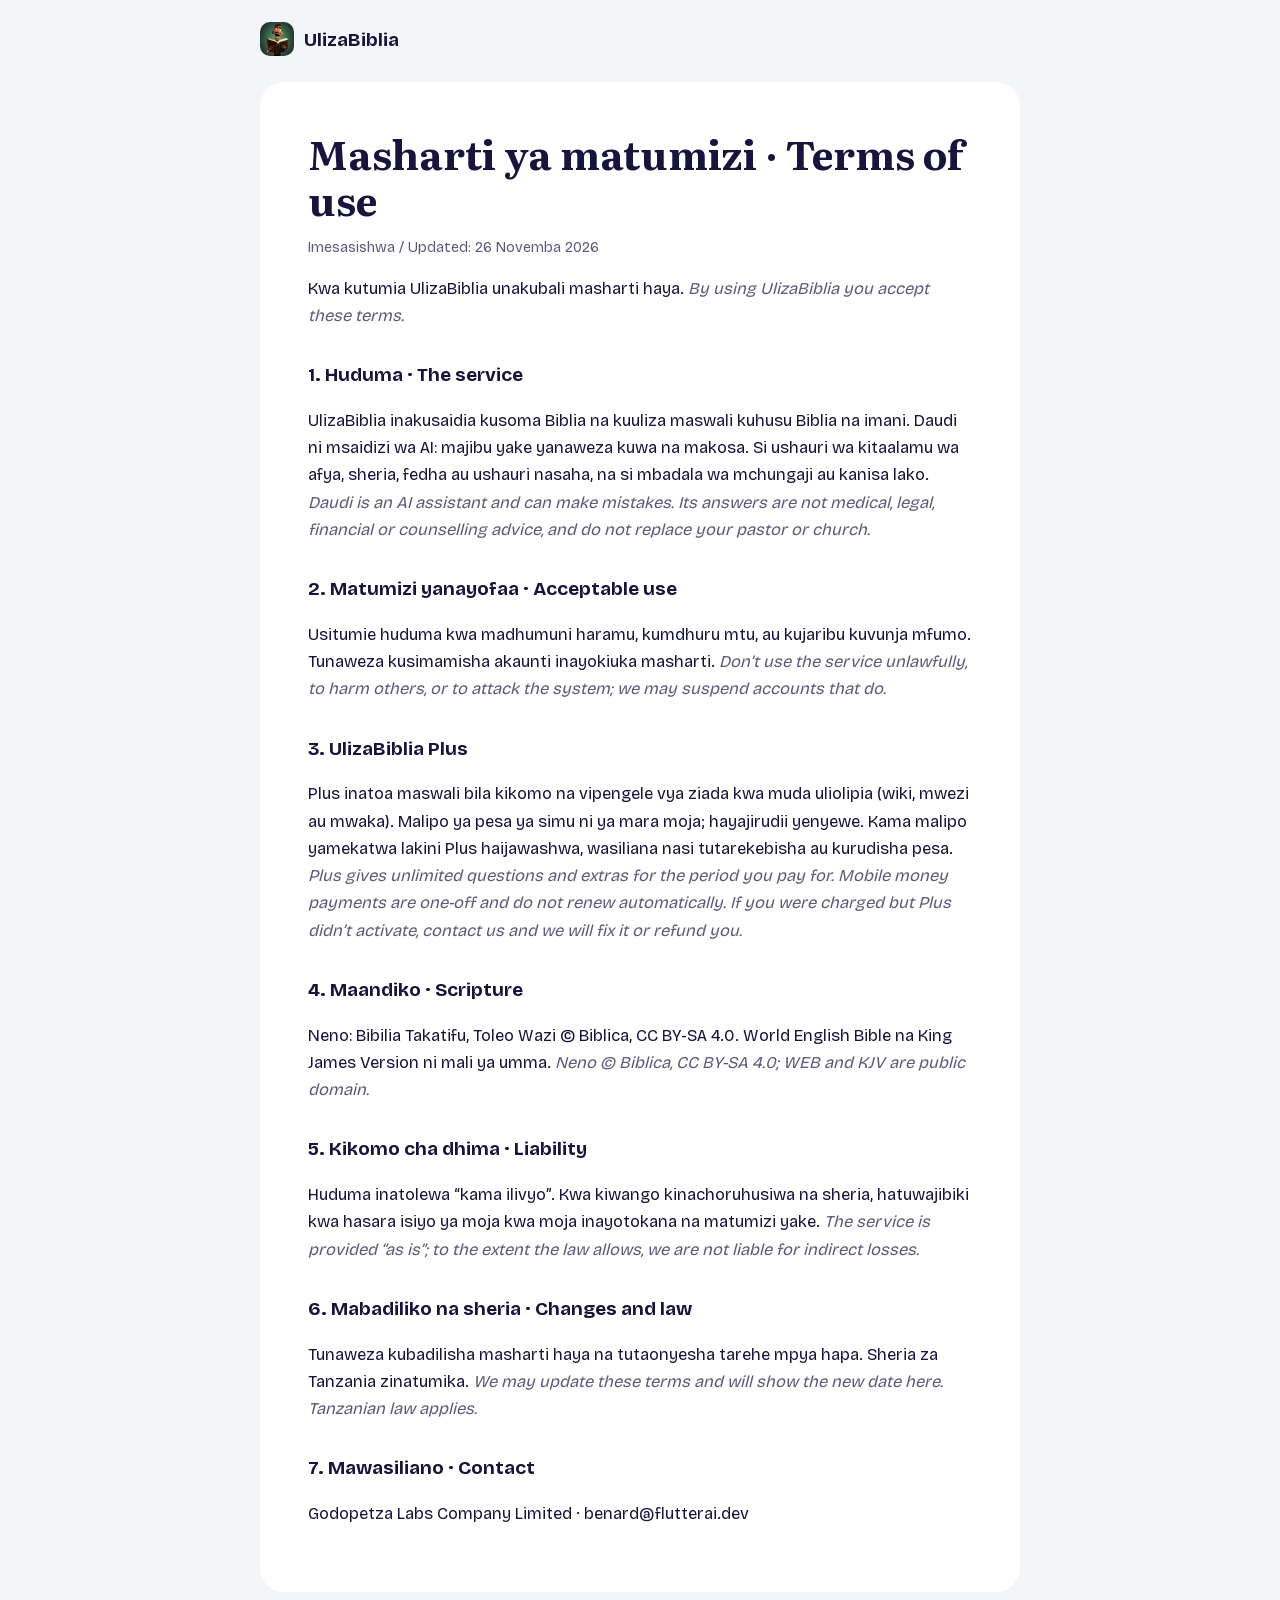
<file: terms/index.html>
<!DOCTYPE html><html lang="sw" class="_0jMygq_variable B00P-W_variable"><head><meta charSet="utf-8"/><meta name="viewport" content="width=device-width, initial-scale=1"/><link rel="preload" href="/_next/static/media/a744d4c147f3698b-s.p.3t6wimnoqat92.woff2" as="font" crossorigin="" type="font/woff2"/><link rel="preload" href="/_next/static/media/edc92f5080bab07a-s.p.1pg2nifvadz06.woff2" as="font" crossorigin="" type="font/woff2"/><link rel="preload" href="/img/icon.png" as="image"/><link rel="stylesheet" href="/_next/static/chunks/39l3h6xt1icks.css" data-precedence="next"/><link rel="preload" as="script" fetchPriority="low" href="/_next/static/chunks/3y705tc4v-41-.js"/><script src="/_next/static/chunks/2rv5jvl35qh22.js" async=""></script><script src="/_next/static/chunks/39_j1bdzreq0m.js" async=""></script><script src="/_next/static/chunks/0zrcyuvl1kbvc.js" async=""></script><script src="/_next/static/chunks/turbopack-2u1d16houkiyo.js" async=""></script><script src="/_next/static/chunks/3qfy96eoyh-ek.js" async=""></script><script src="/_next/static/chunks/20sww7c4gihav.js" async=""></script><script src="/_next/static/chunks/3zt_16xndew4w.js" async=""></script><meta name="theme-color" content="#17143D"/><title>Masharti / Terms · UlizaBiblia</title><meta name="description" content="Masharti ya kutumia UlizaBiblia."/><meta property="og:title" content="UlizaBiblia"/><meta property="og:description" content="Uliza Biblia chochote. Daudi anakujibu kwa upole, akikuonyesha mistari halisi ya Biblia, kwa Kiswahili au Kiingereza."/><meta property="og:url" content="https://ulizabiblia.flutterai.dev/"/><meta property="og:site_name" content="UlizaBiblia"/><meta property="og:locale" content="sw_TZ"/><meta property="og:image" content="https://ulizabiblia.flutterai.dev/img/icon.png"/><meta property="og:type" content="website"/><meta name="twitter:card" content="summary"/><meta name="twitter:title" content="UlizaBiblia"/><meta name="twitter:description" content="Uliza Biblia chochote. Daudi anakujibu kwa upole, akikuonyesha mistari halisi ya Biblia, kwa Kiswahili au Kiingereza."/><meta name="twitter:image" content="https://ulizabiblia.flutterai.dev/img/icon.png"/><link rel="icon" href="/favicon.png"/><link rel="apple-touch-icon" href="/apple-touch-icon.png"/><meta name="next-size-adjust" content=""/><script src="/_next/static/chunks/0cz1d0mv5g_q7.js" noModule=""></script></head><body><div hidden=""><!--$--><!--/$--></div><main class="doc"><nav class="doc-nav"><a class="doc-brand" href="/"><img src="/img/icon.png" alt="" width="34" height="34"/>UlizaBiblia</a></nav><article><h1>Masharti ya matumizi · Terms of use</h1><p class="muted small">Imesasishwa / Updated: <!-- -->26 Novemba 2026</p><p>Kwa kutumia UlizaBiblia unakubali masharti haya. <i>By using UlizaBiblia you accept these terms.</i></p><h2>1. Huduma · The service</h2><p>UlizaBiblia inakusaidia kusoma Biblia na kuuliza maswali kuhusu Biblia na imani. Daudi ni msaidizi wa AI: majibu yake yanaweza kuwa na makosa. Si ushauri wa kitaalamu wa afya, sheria, fedha au ushauri nasaha, na si mbadala wa mchungaji au kanisa lako. <i>Daudi is an AI assistant and can make mistakes. Its answers are not medical, legal, financial or counselling advice, and do not replace your pastor or church.</i></p><h2>2. Matumizi yanayofaa · Acceptable use</h2><p>Usitumie huduma kwa madhumuni haramu, kumdhuru mtu, au kujaribu kuvunja mfumo. Tunaweza kusimamisha akaunti inayokiuka masharti. <i>Don’t use the service unlawfully, to harm others, or to attack the system; we may suspend accounts that do.</i></p><h2>3. UlizaBiblia Plus</h2><p>Plus inatoa maswali bila kikomo na vipengele vya ziada kwa muda uliolipia (wiki, mwezi au mwaka). Malipo ya pesa ya simu ni ya mara moja; hayajirudii yenyewe. Kama malipo yamekatwa lakini Plus haijawashwa, wasiliana nasi tutarekebisha au kurudisha pesa. <i>Plus gives unlimited questions and extras for the period you pay for. Mobile money payments are one-off and do not renew automatically. If you were charged but Plus didn’t activate, contact us and we will fix it or refund you.</i></p><h2>4. Maandiko · Scripture</h2><p>Neno: Bibilia Takatifu, Toleo Wazi © Biblica, CC BY-SA 4.0. World English Bible na King James Version ni mali ya umma. <i>Neno © Biblica, CC BY-SA 4.0; WEB and KJV are public domain.</i></p><h2>5. Kikomo cha dhima · Liability</h2><p>Huduma inatolewa “kama ilivyo”. Kwa kiwango kinachoruhusiwa na sheria, hatuwajibiki kwa hasara isiyo ya moja kwa moja inayotokana na matumizi yake. <i>The service is provided “as is”; to the extent the law allows, we are not liable for indirect losses.</i></p><h2>6. Mabadiliko na sheria · Changes and law</h2><p>Tunaweza kubadilisha masharti haya na tutaonyesha tarehe mpya hapa. Sheria za Tanzania zinatumika. <i>We may update these terms and will show the new date here. Tanzanian law applies.</i></p><h2>7. Mawasiliano · Contact</h2><p>Godopetza Labs Company Limited · <a href="mailto:benard@flutterai.dev">benard@flutterai.dev</a></p></article></main><!--$--><!--/$--><script id="_R_">(globalThis["TURBOPACK"] || (globalThis["TURBOPACK"] = [])).push({"otherChunks":["static/chunks/3y705tc4v-41-.js","static/chunks/2rv5jvl35qh22.js","static/chunks/39_j1bdzreq0m.js","static/chunks/0zrcyuvl1kbvc.js"],"runtimeModuleIds":[94553]});</script><script src="/_next/static/chunks/3y705tc4v-41-.js" async=""></script><script>(self.__next_f=self.__next_f||[]).push([0])</script><script>self.__next_f.push([1,"1:\"$Sreact.fragment\"\n2:\"/_next/static/chunks/3qfy96eoyh-ek.js\"\n3:\"/_next/static/chunks/20sww7c4gihav.js\"\n4:I[24770,[\"$2\",\"$3\"],\"SessionProvider\"]\n5:I[39756,[\"$2\",\"$3\"],\"default\"]\n6:I[37457,[\"$2\",\"$3\"],\"default\"]\na:\"/_next/static/chunks/3zt_16xndew4w.js\"\nb:I[22016,[\"$2\",\"$3\",\"$a\"],\"\"]\n16:\"ViewportBoundary\"\n17:I[97367,[\"$2\",\"$3\"],\"$16\"]\n19:\"MetadataBoundary\"\n1a:I[97367,[\"$2\",\"$3\"],\"$19\"]\n1b:\"$Sreact.suspense\"\n1d:I[68027,[\"$2\",\"$3\"],\"default\",1]\n:HL[\"/_next/static/chunks/39l3h6xt1icks.css\",\"style\"]\n:HL[\"/_next/static/media/a744d4c147f3698b-s.p.3t6wimnoqat92.woff2\",\"font\",{\"crossOrigin\":\"\",\"type\":\"font/woff2\"}]\n:HL[\"/_next/static/media/edc92f5080bab07a-s.p.1pg2nifvadz06.woff2\",\"font\",{\"crossOrigin\":\"\",\"type\":\"font/woff2\"}]\n:HL[\"/img/icon.png\",\"image\"]\n8:X\n9:[[\"children\",{\"s\":\"__PAGE__\",\"h\":512,\"d\":{\"r\":[\"$\",\"$1\",\"c\",{\"children\":[[\"$\",\"main\",null,{\"className\":\"doc\",\"children\":[[\"$\",\"nav\",null,{\"className\":\"doc-nav\",\"children\":[\"$\",\"$Lb\",null,{\"href\":\"/\",\"className\":\"doc-brand\",\"children\":[[\"$\",\"img\",null,{\"src\":\"/img/icon.png\",\"alt\":\"\",\"width\":34,\"height\":34}],\"UlizaBiblia\"]}]}],[\"$\",\"article\",null,{\"children\":[[\"$\",\"h1\",null,{\"children\":\"Masharti ya matumizi · Terms of use\"}],[\"$\",\"p\",null,{\"className\":\"muted small\",\"children\":[\"Imesasishwa / Updated: \",\"26 Novemba 2026\"]}],[[\"$\",\"p\",null,{\"children\":[\"Kwa kutumia UlizaBiblia unakubali masharti haya. \",[\"$\",\"i\",null,{\"children\":\"By using UlizaBiblia you accept these terms.\"}]]}],[\"$\",\"h2\",null,{\"children\":\"1. Huduma · The service\"}],[\"$\",\"p\",null,{\"children\":[\"UlizaBiblia inakusaidia kusoma Biblia na kuuliza maswali kuhusu Biblia na imani. Daudi ni msaidizi wa AI: majibu yake yanaweza kuwa na makosa. Si ushauri wa kitaalamu wa afya, sheria, fedha au ushauri nasaha, na si mbadala wa mchungaji au kanisa lako. \",[\"$\",\"i\",null,{\"children\":\"Daudi is an AI assistant and can make mistakes. Its answers are not medical, legal, financial or counselling advice, and do not replace your pastor or church.\"}]]}],[\"$\",\"h2\",null,{\"children\":\"2. Matumizi yanayofaa · Acceptable use\"}],[\"$\",\"p\",null,{\"children\":[\"Usitumie huduma kwa madhumuni haramu, kumdhuru mtu, au kujaribu kuvunja mfumo. Tunaweza kusimamisha akaunti inayokiuka masharti. \",[\"$\",\"i\",null,{\"children\":\"Don’t use the service unlawfully, to harm others, or to attack the system; we may suspend accounts that do.\"}]]}],[\"$\",\"h2\",null,{\"children\":\"3. UlizaBiblia Plus\"}],[\"$\",\"p\",null,{\"children\":[\"Plus inatoa maswali bila kikomo na vipengele vya ziada kwa muda uliolipia (wiki, mwezi au mwaka). Malipo ya pesa ya simu ni ya mara moja; hayajirudii yenyewe. Kama malipo yamekatwa lakini Plus haijawashwa, wasiliana nasi tutarekebisha au kurudisha pesa. \",[\"$\",\"i\",null,{\"children\":\"Plus gives unlimited questions and extras for the period you pay for. Mobile money payments are one-off and do not renew automatically. If you were charged but Plus didn’t activate, contact us and we will fix it or refund you.\"}]]}],\"$Lc\",\"$Ld\",\"$Le\",\"$Lf\",\"$L10\",\"$L11\",\"$L12\",\"$L13\"]]}]]}],[\"$L14\"],\"$L15\"]}],\"p\":false,\"v\":null}}]]\n7:[[\"children\",{\"s\":\"terms\",\"h\":512,\"d\":{\"r\":[\"$\",\"$1\",\"c\",{\"children\":[null,[\"$\",\"$L5\",null,{\"parallelRouterKey\":\"children\",\"error\":\"$undefined\",\"errorStyles\":\"$undefined\",\"errorScripts\":\"$undefined\",\"template\":[\"$\",\"$L6\",null,{}],\"templateStyles\":\"$undefined\",\"templateScripts\":\"$undefined\",\"notFound\":\"$undefined\",\"forbidden\":\"$undefined\",\"unauthorized\":\"$undefined\"}]]}],\"p\":false,\"v\":\"$8\"},\"c\":\"$Q9\"}]]\n0:{\"P\":null,\"c\":[\"\",\"terms\",\"\"],\"q\":\"\",\"i\":false,\"t\":{\"t\":{\"s\":\"\",\"h\":528,\"d\":{\"r\":[\"$\",\"$1\",\"c\",{\"children\":[[[\"$\",\"link\",\"0\",{\"rel\":\"stylesheet\",\"href\":\"/_next/static/chunks/39l3h6xt1icks.css\",\"precedence\":\"next\",\"crossOrigin\":\"$undefined\",\"nonce\":\"$undefined\"}],[\"$\",\"script\",\"script-0\",{\"src\":\"/_next/static/chunks/3qfy96eoyh-ek.js\",\"async\":true,\"nonce\":\"$undefined\"}],[\"$\",\"script\",\"script-1\",{\"src\":\"/_next/static/chunks/20sww7c4gihav.js\",\"async\":true,\"nonce\":\"$undefined\"}]],[\"$\",\"html\",null,{\"lang\":\"sw\",\"className\":\"_0jMygq_variable B00P-W_variable\",\"children\":[\"$\",\"body\",null,{\"children\":[\"$\",\"$L4\",null,{\"children\":[\"$\",\"$L5\",null,{\"parallelRouterKey\":\"children\",\"error\":\"$undefined\",\"errorStyles\":\"$undefined\",\"errorScripts\":\"$undefined\",\"template\":[\"$\",\"$L6\",null,{}],\"templateStyles\":\"$undefined\",\"templateScripts\":\"$undefined\",\"notFound\":[[[\"$\",\"title\",null,{\"children\":\"404: This page could not be found.\"}],[\"$\",\"div\",null,{\"style\":{\"fontFamily\":\"system-ui,\\\"Segoe UI\\\",Roboto,Helvetica,Arial,sans-serif,\\\"Apple Color Emoji\\\",\\\"Segoe UI Emoji\\\"\",\"height\":\"100vh\",\"textAlign\":\"center\",\"display\":\"flex\",\"flexDirection\":\"column\",\"alignItems\":\"center\",\"justifyContent\":\"center\"},\"children\":[\"$\",\"div\",null,{\"children\":[[\"$\",\"style\",null,{\"dangerouslySetInnerHTML\":{\"__html\":\"body{color:#000;background:#fff;margin:0}.next-error-h1{border-right:1px solid rgba(0,0,0,.3)}@media (prefers-color-scheme:dark){body{color:#fff;background:#000}.next-error-h1{border-right:1px solid rgba(255,255,255,.3)}}\"}}],[\"$\",\"h1\",null,{\"className\":\"next-error-h1\",\"style\":{\"display\":\"inline-block\",\"margin\":\"0 20px 0 0\",\"padding\":\"0 23px 0 0\",\"fontSize\":24,\"fontWeight\":500,\"verticalAlign\":\"top\",\"lineHeight\":\"49px\"},\"children\":404}],[\"$\",\"div\",null,{\"style\":{\"display\":\"inline-block\"},\"children\":[\"$\",\"h2\",null,{\"style\":{\"fontSize\":14,\"fontWeight\":400,\"lineHeight\":\"49px\",\"margin\":0},\"children\":\"This page could not be found.\"}]}]]}]}]],[]],\"forbidden\":\"$undefined\",\"unauthorized\":\"$undefined\"}]}]}]}]]}],\"p\":false,\"v\":null},\"c\":\"$Q7\"},\"h\":{\"r\":[\"$\",\"$1\",\"h\",{\"children\":[null,[\"$\",\"$L17\",null,{\"children\":\"$L18\"}],[\"$\",\"$L1a\",null,{\"children\":[[\"$\",\"div\",null,{\"hidden\":true,\"children\":[\"$\",\"$1b\",null,{\"name\":\"Next.Metadata\",\"children\":\"$L1c\"}]}],null]}],[\"$\",\"meta\",null,{\"name\":\"next-size-adjust\",\"content\":\"\"}]]}],\"p\":false,\"v\":null}},\"m\":\"$undefined\",\"G\":[\"$1d\",[[\"$\",\"link\",\"0\",{\"rel\":\"stylesheet\",\"href\":\"/_next/static/chunks/39l3h6xt1icks.css\",\"precedence\":\"next\",\"crossOrigin\":\"$undefined\",\"nonce\":\"$undefined\"}]]],\"S\":true,\"r\":\"$undefined\",\"s\":\"$undefined\",\"a\":\"$undefined\",\"l\":\"$undefined\",\"p\":\"$undefined\",\"d\":\"$undefined\",\"b\":\"AbIzjT9643BZ421PPK57X\"}\n1e:I[97367,[\"$2\",\"$3\"],\"OutletBoundary\"]\n8:C\nc:[\"$\",\"h2\",null,{\"children\":\"4. Maandiko · Scripture\"}]\nd:[\"$\",\"p\",null,{\"children\":[\"Neno: Bibilia Takatifu, Toleo Wazi © Biblica, CC BY-SA 4.0. World English Bible na King James Version ni mali ya umma. \",[\"$\",\"i\",null,{\"children\":\"Neno © Biblica, CC BY-SA 4.0; WEB and KJV are public domain.\"}]]}]\ne:[\"$\",\"h2\",null,{\"children\":\"5. Kikomo cha dhima · Liability\"}]\nf:[\"$\",\"p\",null,{\"children\":[\"Huduma inatolewa “kama ilivyo”. Kwa kiwango kinachoruhusiwa na sheria, hatuwajibiki kwa hasara isiyo ya moja kwa moja inayotokana na matumizi yake. \",[\"$\",\"i\",null,{\"children\":\"The service is provided “as is”; to the extent the law allows, we are not liable for indirect losses.\"}]]}]\n10:[\"$\",\"h2\",null,{\"children\":\"6. Mabadiliko na sheria · Changes and law\"}]\n11:[\"$\",\"p\",null,{\"children\":[\"Tunaweza kubadilisha masharti haya na tutaonyesha tarehe mpya hapa. Sheria za Tanzania zinatumika. \",[\"$\",\"i\",null,{\"children\":\"We may update these terms and will show the new date here. Tanzanian law applies.\"}]]}]\n12:[\"$\",\"h2\",null,{\"children\":\"7. Mawasiliano · Contact\"}]\n13:[\"$\",\"p\",null,{\"children\":[\"Godopetza Labs Company Limited · \",[\"$\",\"a\",null,{\"href\":\"mailto:benard@flutterai.dev\",\"children\":\"benard@flutterai.dev\"}]]}]\n14:[\"$\",\"script\",\"script-0\",{\"src\":\"/_next/static/chunks/3zt_16xndew4w.js\",\"async\":true,\"nonce\":\"$undefined\"}]\n15:[\"$\",\"$L1e\",null,{\"children\":[\"$\",\"$1b\",null,{\"name\":\"Next.MetadataOutlet\",\"children\":\"$@1f\"}]}]\n18:[[\"$\",\"meta\",\"0\",{\"charSet\":\"utf-8\"}],[\"$\",\"meta\",\"1\",{\"name\":\"viewport\",\"content\":\"width=device-width, initial-scale=1\"}],[\"$\",\"meta\",\"2\",{\"name\":\"theme-color\",\"content\":\"#17143D\"}]]\n20:I[27201,[\"$2\",\"$3\"],\"IconMark\"]\n1c:[[\"$\",\"title\",\"0\",{\"children\":\"Masharti / Terms · UlizaBiblia\"}],[\"$\",\"meta\",\"1\",{\"name\":\"description\",\"content\":\"Masharti ya kutumia UlizaBiblia.\"}],[\"$\",\"meta\",\"2\",{\"property\":\"og:title\",\"content\":\"UlizaBiblia\"}],[\"$\",\"meta\",\"3\",{\"property\":\"og:description\",\"content\":\"Uliza Biblia chochote. Daudi anakujibu kwa upole, akikuonyesha mistari halisi ya Biblia, kwa Kiswahili au Kiingereza.\"}],[\"$\",\"meta\",\"4\",{\"property\":\"og:url\",\"content\":\"https://ulizabiblia.flutterai.dev/\"}],[\"$\",\"meta\",\"5\",{\"property\":\"og:site_name\",\"content\":\"UlizaBiblia\"}],[\"$\",\"meta\",\"6\",{\"property\":\"og:locale\",\"content\":\"sw_TZ\"}],[\"$\",\"meta\",\"7\",{\"property\":\"og:image\",\"content\":\"https://ulizabiblia.flutterai.dev/img/icon.png\"}],[\"$\",\"meta\",\"8\",{\"property\":\"og:type\",\"content\":\"website\"}],[\"$\",\"meta\",\"9\",{\"name\":\"twitter:card\",\"content\":\"summary\"}],[\"$\",\"meta\",\"10\",{\"name\":\"twitter:title\",\"content\":\"UlizaBiblia\"}],[\"$\",\"meta\",\"11\",{\"name\":\"twitter:description\",\"content\":\"Uliza Biblia chochote. Daudi anakujibu kwa upole, akikuonyesha mistari halisi ya Biblia, kwa Kiswahili au Kiingereza.\"}],[\"$\",\"meta\",\"12\",{\"name\":\"twitter:image\",\"content\":\"https://ulizabiblia.flutterai.dev/img/icon.png\"}],[\"$\",\"link\",\"13\",{\"rel\":\"icon\",\"href\":\"/favicon.png\"}],[\"$\",\"link\",\"14\",{\"rel\":\"apple-touch-icon\",\"href\":\"/apple-touch-icon.png\"}],[\"$\",\"$L20\",\"15\",{}]]\n1f:null\n"])</script></body></html>
</file>
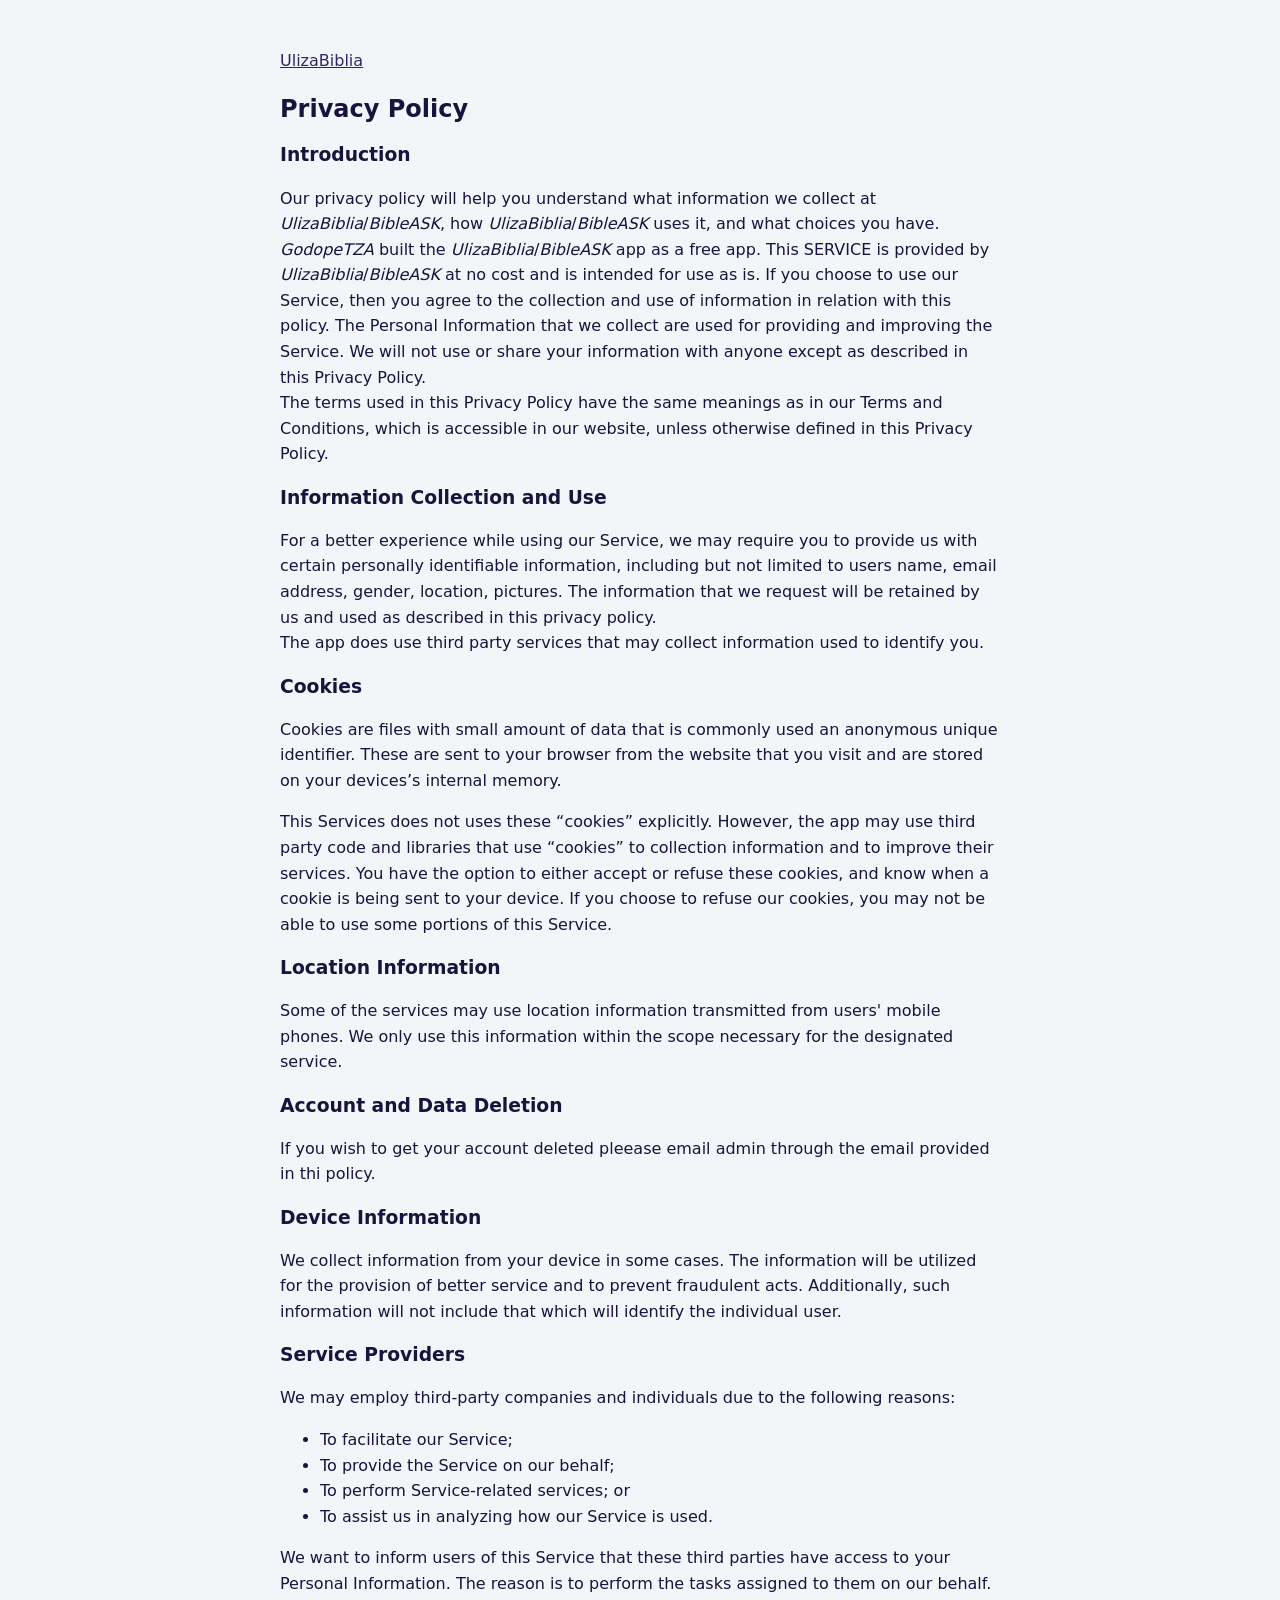
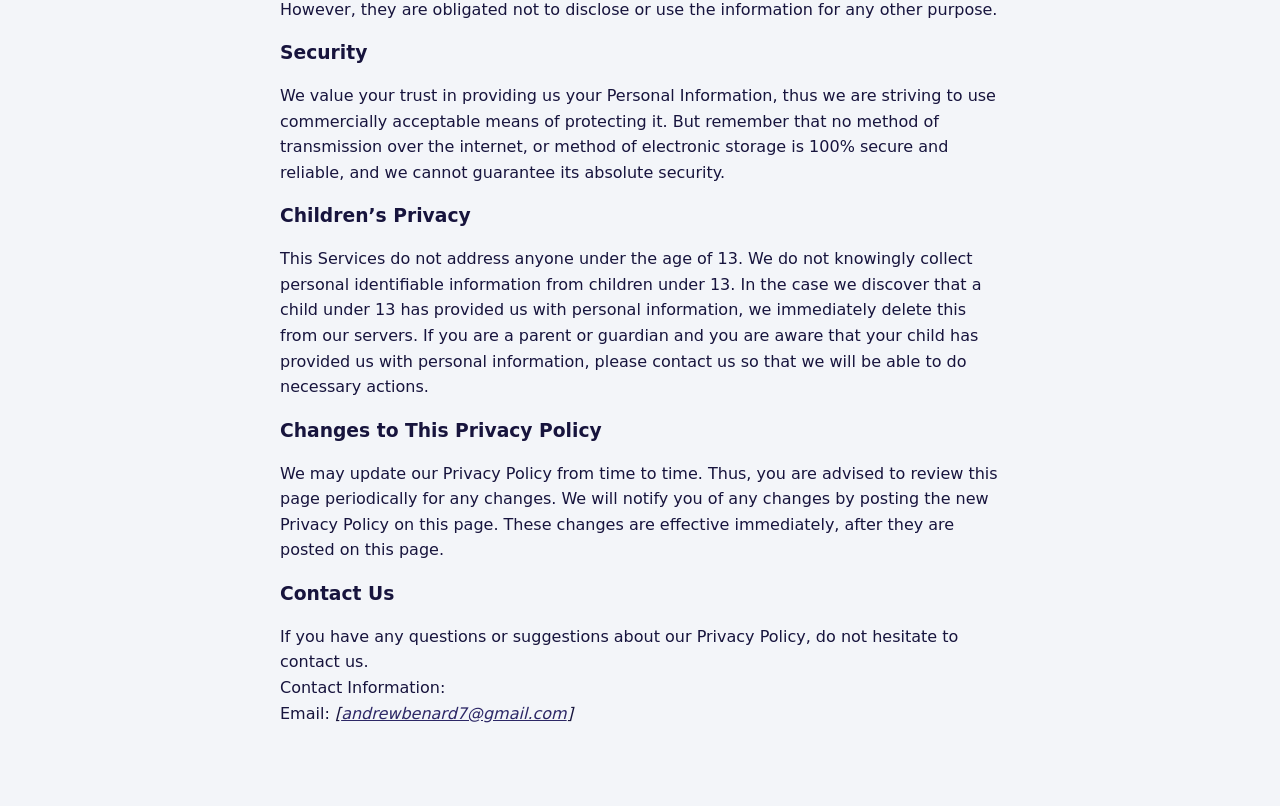
<file: ulizabibliapolicy/index.html>
<!doctype html><html lang="en"><head><meta charset="utf-8"><meta name="viewport" content="width=device-width,initial-scale=1"><title>UlizaBiblia Privacy Policy</title><link rel="icon" href="/favicon.png"><style>body{font-family:system-ui,sans-serif;max-width:720px;margin:0 auto;padding:32px 16px 64px;line-height:1.6;color:#17143D;background:#F3F5F9}a{color:#2C2766}h2,h3{line-height:1.25}</style></head><body><p><a href="/">UlizaBiblia</a></p><h2>Privacy Policy  </h2>
<h3>Introduction</h3>
<p>Our privacy policy will help you understand what information we collect at <em>UlizaBiblia</em>/<em>BibleASK</em>, how <em>UlizaBiblia</em>/<em>BibleASK</em> uses it, and what choices you have.
<em>GodopeTZA</em> built the <em>UlizaBiblia</em>/<em>BibleASK</em> app as a free app. This SERVICE is provided by <em>UlizaBiblia</em>/<em>BibleASK</em> at no cost and is intended for use as is.
If you choose to use our Service, then you agree to the collection and use of information in  relation with this policy. The Personal Information that we collect are used for providing and improving the Service. We will not use or share your information with anyone except as described in this Privacy Policy.<br>The terms used in this Privacy Policy have the same meanings as in our Terms and Conditions, which is accessible in our website, unless otherwise  defined in this Privacy Policy.</p>
<h3>Information Collection and Use</h3>
<p>For a better experience while using our Service, we may require you to provide us with certain personally identifiable information, including but not limited to users name, email address, gender, location, pictures. The information that we request will be retained by us and used as described in this privacy policy.<br>The app does use third party services that may collect information used to identify you. </p>
<h3>Cookies</h3>
<p>Cookies are files with small amount of data that is commonly used an anonymous unique identifier. These are sent to your browser from the website that you visit and are stored on your devices’s internal memory.  </p>
<p>This Services does not uses these “cookies” explicitly. However, the app may use third party code and libraries that use “cookies” to collection information and to improve their services. You have the option  to either accept or refuse these cookies, and know when a cookie is being sent to your device. If you choose to refuse our cookies, you may not be able to use some portions of this Service.  </p>
<h3>Location Information</h3>
<p>Some of the services may use location information transmitted from users&#39; mobile phones. We only use this information within the scope necessary for the designated service.</p>
<h3>Account and Data Deletion</h3>
<p>If you wish to get your account deleted pleease email admin through the email provided in thi policy.  </p>
<h3>Device Information</h3>
<p>We collect information from your device in some cases. The information will be utilized for the provision of better service and to prevent fraudulent acts. Additionally, such information will not include that which will identify the individual user.  </p>
<h3>Service Providers</h3>
<p>We may employ third-party companies and individuals due to the following reasons:  </p>
<ul>
<li>To facilitate our Service;</li>
<li>To provide the Service on our behalf;</li>
<li>To perform Service-related services; or</li>
<li>To assist us in analyzing how our Service is used.</li>
</ul>
<p>We want to inform users of this Service that these third parties have access to your Personal Information. The reason is to perform the tasks assigned to them on our behalf. However, they are obligated not to disclose or use the information for any other purpose.  </p>
<h3>Security</h3>
<p>We value your trust in providing us your Personal Information, thus we are striving to use commercially acceptable means of protecting it. But remember that no method of transmission over  the internet, or method of electronic storage is 100% secure and reliable, and we cannot guarantee its absolute security.  </p>
<h3>Children’s Privacy</h3>
<p>This Services do not address anyone under the age of 13. We do not knowingly collect personal identifiable information from children under 13. In the case we discover that a child under 13 has provided us with personal information, we immediately delete this from our servers. If you  are  a  parent  or  guardian and you are aware that your child has provided us with personal information, please contact us so that we will be able to do necessary actions.  </p>
<h3>Changes to This Privacy Policy</h3>
<p>We may update our Privacy Policy from time to time. Thus, you are advised to review this page periodically for any changes. We will notify you of any changes by posting the new Privacy Policy on this page. These changes are effective immediately, after they are posted on this page.  </p>
<h3>Contact Us</h3>
<p>If you have any questions or suggestions about our Privacy Policy, do not hesitate to contact us.<br>Contact Information:<br>Email: <em>[<a href="mailto:andrewbenard7@gmail.com">andrewbenard7@gmail.com</a>]</em>  </p>
</body></html>
</file>
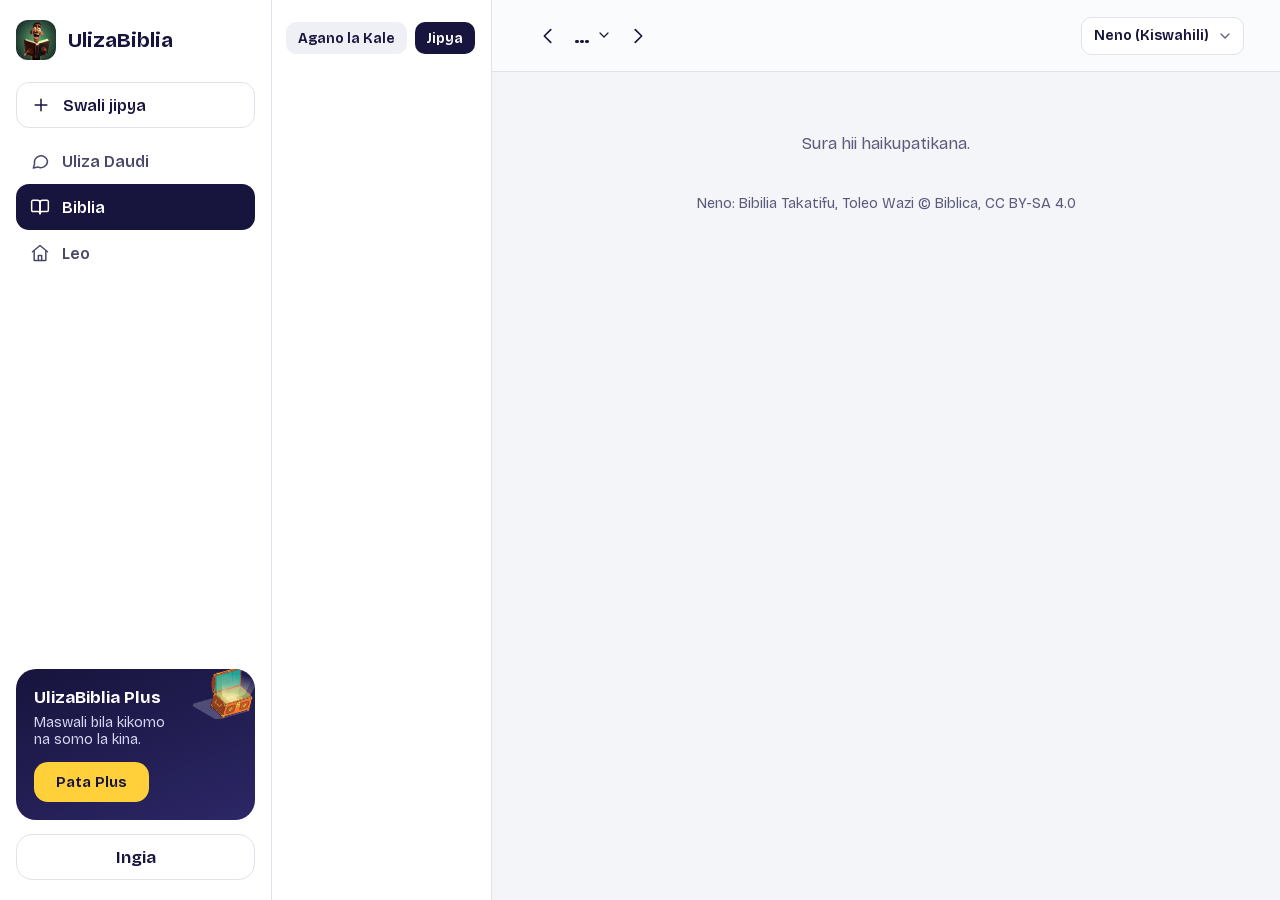
<file: app/biblia/index.html>
<!DOCTYPE html><html lang="sw" class="_0jMygq_variable B00P-W_variable"><head><meta charSet="utf-8"/><meta name="viewport" content="width=device-width, initial-scale=1"/><link rel="preload" href="/_next/static/media/a744d4c147f3698b-s.p.3t6wimnoqat92.woff2" as="font" crossorigin="" type="font/woff2"/><link rel="preload" href="/_next/static/media/edc92f5080bab07a-s.p.1pg2nifvadz06.woff2" as="font" crossorigin="" type="font/woff2"/><link rel="preload" as="image" href="/img/daudi.png"/><link rel="stylesheet" href="/_next/static/chunks/39l3h6xt1icks.css" data-precedence="next"/><link rel="preload" as="script" fetchPriority="low" href="/_next/static/chunks/3y705tc4v-41-.js"/><script src="/_next/static/chunks/2rv5jvl35qh22.js" async=""></script><script src="/_next/static/chunks/39_j1bdzreq0m.js" async=""></script><script src="/_next/static/chunks/0zrcyuvl1kbvc.js" async=""></script><script src="/_next/static/chunks/turbopack-2u1d16houkiyo.js" async=""></script><script src="/_next/static/chunks/3qfy96eoyh-ek.js" async=""></script><script src="/_next/static/chunks/20sww7c4gihav.js" async=""></script><script src="/_next/static/chunks/1uh0d_qxcu3d4.js" async=""></script><script src="/_next/static/chunks/1drz-ocbv70st.js" async=""></script><meta name="theme-color" content="#17143D"/><title>UlizaBiblia: Uliza Biblia chochote</title><meta name="description" content="Uliza Biblia chochote. Daudi anakujibu kwa upole, akikuonyesha mistari halisi ya Biblia, kwa Kiswahili au Kiingereza."/><meta property="og:title" content="UlizaBiblia"/><meta property="og:description" content="Uliza Biblia chochote. Daudi anakujibu kwa upole, akikuonyesha mistari halisi ya Biblia, kwa Kiswahili au Kiingereza."/><meta property="og:url" content="https://ulizabiblia.flutterai.dev/"/><meta property="og:site_name" content="UlizaBiblia"/><meta property="og:locale" content="sw_TZ"/><meta property="og:image" content="https://ulizabiblia.flutterai.dev/img/icon.png"/><meta property="og:type" content="website"/><meta name="twitter:card" content="summary"/><meta name="twitter:title" content="UlizaBiblia"/><meta name="twitter:description" content="Uliza Biblia chochote. Daudi anakujibu kwa upole, akikuonyesha mistari halisi ya Biblia, kwa Kiswahili au Kiingereza."/><meta name="twitter:image" content="https://ulizabiblia.flutterai.dev/img/icon.png"/><link rel="icon" href="/favicon.png"/><link rel="apple-touch-icon" href="/apple-touch-icon.png"/><meta name="next-size-adjust" content=""/><script src="/_next/static/chunks/0cz1d0mv5g_q7.js" noModule=""></script></head><body><div hidden=""><!--$--><!--/$--></div><!--$!--><template data-dgst=""></template><!--/$--><script id="_R_">(globalThis["TURBOPACK"] || (globalThis["TURBOPACK"] = [])).push({"otherChunks":["static/chunks/3y705tc4v-41-.js","static/chunks/2rv5jvl35qh22.js","static/chunks/39_j1bdzreq0m.js","static/chunks/0zrcyuvl1kbvc.js"],"runtimeModuleIds":[94553]});</script><script src="/_next/static/chunks/3y705tc4v-41-.js" async=""></script><script>(self.__next_f=self.__next_f||[]).push([0])</script><script>self.__next_f.push([1,"1:\"$Sreact.fragment\"\n2:\"/_next/static/chunks/3qfy96eoyh-ek.js\"\n3:\"/_next/static/chunks/20sww7c4gihav.js\"\n4:I[24770,[\"$2\",\"$3\"],\"SessionProvider\"]\n5:I[39756,[\"$2\",\"$3\"],\"default\"]\n6:I[37457,[\"$2\",\"$3\"],\"default\"]\n8:\"ClientSegmentRoot\"\n9:I[92825,[\"$2\",\"$3\"],\"$8\"]\na:\"/_next/static/chunks/1uh0d_qxcu3d4.js\"\nb:I[64527,[\"$2\",\"$3\",\"$a\"],\"default\"]\n10:I[47257,[\"$2\",\"$3\"],\"ClientPageRoot\"]\n11:\"/_next/static/chunks/1drz-ocbv70st.js\"\n12:I[49920,[\"$2\",\"$3\",\"$a\",\"$11\"],\"default\"]\n15:I[97367,[\"$2\",\"$3\"],\"OutletBoundary\"]\n16:\"$Sreact.suspense\"\n18:\"ViewportBoundary\"\n19:I[97367,[\"$2\",\"$3\"],\"$18\"]\n1b:\"MetadataBoundary\"\n1c:I[97367,[\"$2\",\"$3\"],\"$1b\"]\n1e:I[68027,[\"$2\",\"$3\"],\"default\",1]\n:HL[\"/_next/static/chunks/39l3h6xt1icks.css\",\"style\"]\n:HL[\"/_next/static/media/a744d4c147f3698b-s.p.3t6wimnoqat92.woff2\",\"font\",{\"crossOrigin\":\"\",\"type\":\"font/woff2\"}]\n:HL[\"/_next/static/media/edc92f5080bab07a-s.p.1pg2nifvadz06.woff2\",\"font\",{\"crossOrigin\":\"\",\"type\":\"font/woff2\"}]\ne:X\nf:[[\"children\",{\"s\":\"__PAGE__\",\"h\":512,\"d\":{\"r\":[\"$\",\"$1\",\"c\",{\"children\":[[\"$\",\"$L10\",null,{\"Component\":\"$12\",\"serverProvidedParams\":{\"searchParams\":{},\"params\":\"$7:0:1:d:r:props:children:1:props:serverProvidedParams:params\",\"promises\":[\"$@13\",\"$@14\"]}}],[[\"$\",\"script\",\"script-0\",{\"src\":\"/_next/static/chunks/1drz-ocbv70st.js\",\"async\":true,\"nonce\":\"$undefined\"}]],[\"$\",\"$L15\",null,{\"children\":[\"$\",\"$16\",null,{\"name\":\"Next.MetadataOutlet\",\"children\":\"$@17\"}]}]]}],\"p\":false,\"v\":null}}]]\nd:[[\"children\",{\"s\":\"biblia\",\"h\":512,\"d\":{\"r\":[\"$\",\"$1\",\"c\",{\"children\":[null,[\"$\",\"$L5\",null,{\"parallelRouterKey\":\"children\",\"error\":\"$undefined\",\"errorStyles\":\"$undefined\",\"errorScripts\":\"$undefined\",\"template\":[\"$\",\"$L6\",null,{}],\"templateStyles\":\"$undefined\",\"templateScripts\":\"$undefined\",\"notFound\":\"$undefined\",\"forbidden\":\"$undefined\",\"unauthorized\":\"$undefined\"}]]}],\"p\":false,\"v\":\"$e\"},\"c\":\"$Qf\"}]]\n7:[[\"children\",{\"s\":\"app\",\"h\":512,\"d\":{\"r\":[\"$\",\"$1\",\"c\",{\"children\":[[[\"$\",\"script\",\"script-0\",{\"src\":\"/_next/static/chunks/1uh0d_qxcu3d4.js\",\"async\":true,\"nonce\":\"$undefined\"}]],[\"$\",\"$L9\",null,{\"Component\":\"$b\",\"slots\":{\"children\":[\"$\",\"$L5\",null,{\"parallelRouterKey\":\"children\",\"error\":\"$undefined\",\"errorStyles\":\"$undefined\",\"errorScripts\":\"$undefined\",\"template\":[\"$\",\"$L6\",null,{}],\"templateStyles\":\"$undefined\",\"templateScripts\":\"$undefined\",\"notFound\":\"$undefined\",\"forbidden\":\"$undefined\",\"unauthorized\":\"$undefined\"}]},\"serverProvidedParams\":{\"params\":{},\"promises\":[\"$@c\"]}}]]}],\"p\":false,\"v\":null},\"c\":\"$Qd\"}]]\n0:{\"P\":null,\"c\":[\"\",\"app\",\"biblia\",\"\"],\"q\":\"\",\"i\":false,\"t\":{\"t\":{\"s\":\"\",\"h\":528,\"d\":{\"r\":[\"$\",\"$1\",\"c\",{\"children\":[[[\"$\",\"link\",\"0\",{\"rel\":\"stylesheet\",\"href\":\"/_next/static/chunks/39l3h6xt1icks.css\",\"precedence\":\"next\",\"crossOrigin\":\"$undefined\",\"nonce\":\"$undefined\"}],[\"$\",\"script\",\"script-0\",{\"src\":\"/_next/static/chunks/3qfy96eoyh-ek.js\",\"async\":true,\"nonce\":\"$undefined\"}],[\"$\",\"script\",\"script-1\",{\"src\":\"/_next/static/chunks/20sww7c4gihav.js\",\"async\":true,\"nonce\":\"$undefined\"}]],[\"$\",\"html\",null,{\"lang\":\"sw\",\"className\":\"_0jMygq_variable B00P-W_variable\",\"children\":[\"$\",\"body\",null,{\"children\":[\"$\",\"$L4\",null,{\"children\":[\"$\",\"$L5\",null,{\"parallelRouterKey\":\"children\",\"error\":\"$undefined\",\"errorStyles\":\"$undefined\",\"errorScripts\":\"$undefined\",\"template\":[\"$\",\"$L6\",null,{}],\"templateStyles\":\"$undefined\",\"templateScripts\":\"$undefined\",\"notFound\":[[[\"$\",\"title\",null,{\"children\":\"404: This page could not be found.\"}],[\"$\",\"div\",null,{\"style\":{\"fontFamily\":\"system-ui,\\\"Segoe UI\\\",Roboto,Helvetica,Arial,sans-serif,\\\"Apple Color Emoji\\\",\\\"Segoe UI Emoji\\\"\",\"height\":\"100vh\",\"textAlign\":\"center\",\"display\":\"flex\",\"flexDirection\":\"column\",\"alignItems\":\"center\",\"justifyContent\":\"center\"},\"children\":[\"$\",\"div\",null,{\"children\":[[\"$\",\"style\",null,{\"dangerouslySetInnerHTML\":{\"__html\":\"body{color:#000;background:#fff;margin:0}.next-error-h1{border-right:1px solid rgba(0,0,0,.3)}@media (prefers-color-scheme:dark){body{color:#fff;background:#000}.next-error-h1{border-right:1px solid rgba(255,255,255,.3)}}\"}}],[\"$\",\"h1\",null,{\"className\":\"next-error-h1\",\"style\":{\"display\":\"inline-block\",\"margin\":\"0 20px 0 0\",\"padding\":\"0 23px 0 0\",\"fontSize\":24,\"fontWeight\":500,\"verticalAlign\":\"top\",\"lineHeight\":\"49px\"},\"children\":404}],[\"$\",\"div\",null,{\"style\":{\"display\":\"inline-block\"},\"children\":[\"$\",\"h2\",null,{\"style\":{\"fontSize\":14,\"fontWeight\":400,\"lineHeight\":\"49px\",\"margin\":0},\"children\":\"This page could not be found.\"}]}]]}]}]],[]],\"forbidden\":\"$undefined\",\"unauthorized\":\"$undefined\"}]}]}]}]]}],\"p\":false,\"v\":null},\"c\":\"$Q7\"},\"h\":{\"r\":[\"$\",\"$1\",\"h\",{\"children\":[null,[\"$\",\"$L19\",null,{\"children\":\"$L1a\"}],[\"$\",\"$L1c\",null,{\"children\":[[\"$\",\"div\",null,{\"hidden\":true,\"children\":[\"$\",\"$16\",null,{\"name\":\"Next.Metadata\",\"children\":\"$L1d\"}]}],null]}],[\"$\",\"meta\",null,{\"name\":\"next-size-adjust\",\"content\":\"\"}]]}],\"p\":false,\"v\":null}},\"m\":\"$undefined\",\"G\":[\"$1e\",[[\"$\",\"link\",\"0\",{\"rel\":\"stylesheet\",\"href\":\"/_next/static/chunks/39l3h6xt1icks.css\",\"precedence\":\"next\",\"crossOrigin\":\"$undefined\",\"nonce\":\"$undefined\"}]]],\"S\":true,\"r\":\"$undefined\",\"s\":\"$undefined\",\"a\":\"$undefined\",\"l\":\"$undefined\",\"p\":\"$undefined\",\"d\":\"$undefined\",\"b\":\"AbIzjT9643BZ421PPK57X\"}\ne:C\nc:\"$7:0:1:d:r:props:children:1:props:serverProvidedParams:params\"\n13:{}\n14:\"$7:0:1:d:r:props:children:1:props:serverProvidedParams:params\"\n1a:[[\"$\",\"meta\",\"0\",{\"charSet\":\"utf-8\"}],[\"$\",\"meta\",\"1\",{\"name\":\"viewport\",\"content\":\"width=device-width, initial-scale=1\"}],[\"$\",\"meta\",\"2\",{\"name\":\"theme-color\",\"content\":\"#17143D\"}]]\n1f:I[27201,[\"$2\",\"$3\"],\"IconMark\"]\n17:null\n1d:[[\"$\",\"title\",\"0\",{\"children\":\"UlizaBiblia: Uliza Biblia chochote\"}],[\"$\",\"meta\",\"1\",{\"name\":\"description\",\"content\":\"Uliza Biblia chochote. Daudi anakujibu kwa upole, akikuonyesha mistari halisi ya Biblia, kwa Kiswahili au Kiingereza.\"}],[\"$\",\"meta\",\"2\",{\"property\":\"og:title\",\"content\":\"UlizaBiblia\"}],[\"$\",\"meta\",\"3\",{\"property\":\"og:description\",\"content\":\"Uliza Biblia chochote. Daudi anakujibu kwa upole, akikuonyesha mistari halisi ya Biblia, kwa Kiswahili au Kiingereza.\"}],[\"$\",\"meta\",\"4\",{\"property\":\"og:url\",\"content\":\"https://ulizabiblia.flutterai.dev/\"}],[\"$\",\"meta\",\"5\",{\"property\":\"og:site_name\",\"content\":\"UlizaBiblia\"}],[\"$\",\"meta\",\"6\",{\"property\":\"og:locale\",\"content\":\"sw_TZ\"}],[\"$\",\"meta\",\"7\",{\"property\":\"og:image\",\"content\":\"https://ulizabiblia.flutterai.dev/img/icon.png\"}],[\"$\",\"meta\",\"8\",{\"property\":\"og:type\",\"content\":\"website\"}],[\"$\",\"meta\",\"9\",{\"name\":\"twitter:card\",\"content\":\"summary\"}],[\"$\",\"meta\",\"10\",{\"name\":\"twitter:title\",\"content\":\"UlizaBiblia\"}],[\"$\",\"meta\",\"11\",{\"name\":\"twitter:description\",\"content\":\"Uliza Biblia chochote. Daudi anakujibu kwa upole, akikuonyesha mistari halisi ya Biblia, kwa Kiswahili au Kiingereza.\"}],[\"$\",\"meta\",\"12\",{\"name\":\"twitter:image\",\"content\":\"https://ulizabiblia.flutterai.dev/img/icon.png\"}],[\"$\",\"link\",\"13\",{\"rel\":\"icon\",\"href\":\"/favicon.png\"}],[\"$\",\"link\",\"14\",{\"rel\":\"apple-touch-icon\",\"href\":\"/apple-touch-icon.png\"}],[\"$\",\"$L1f\",\"15\",{}]]\n"])</script></body></html>
</file>
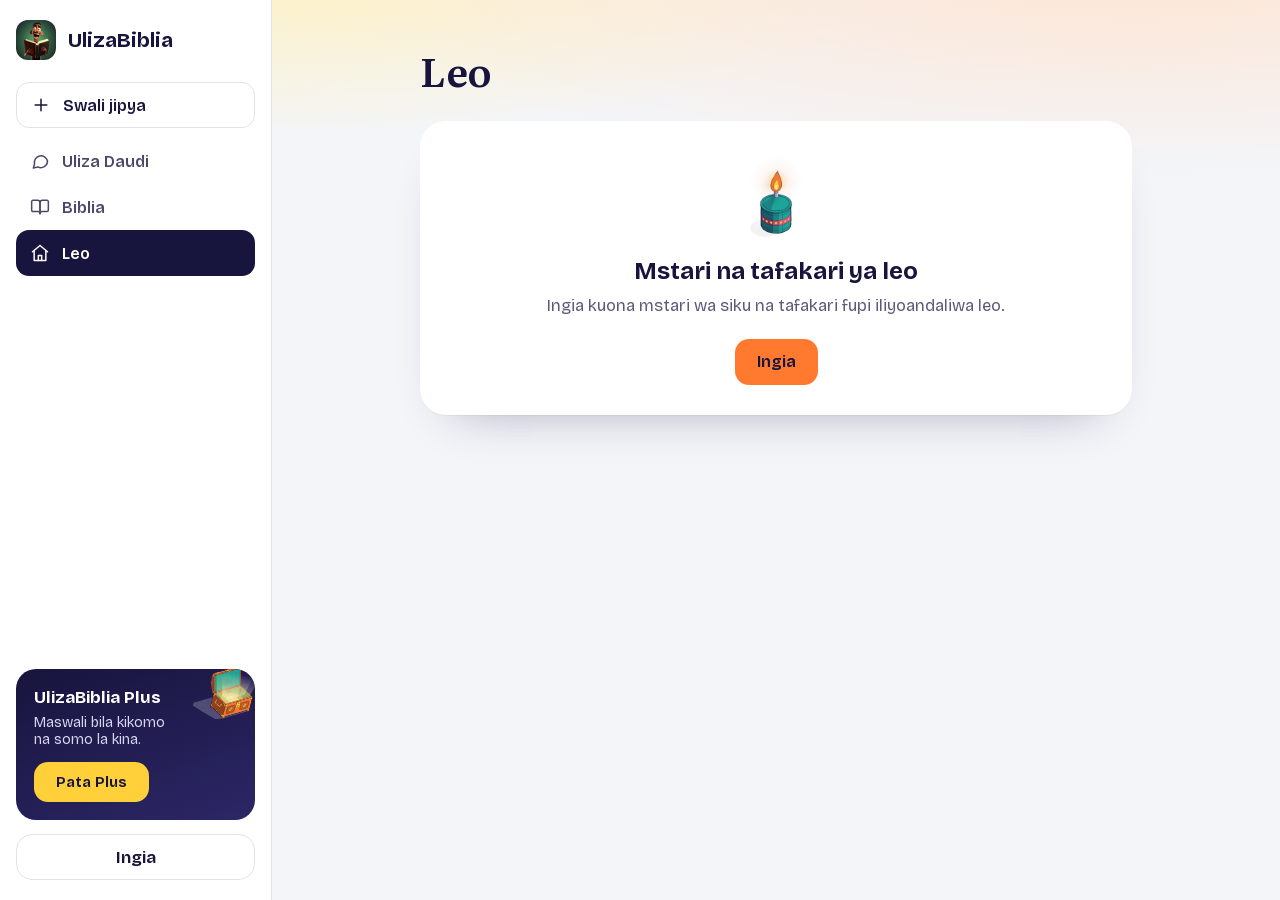
<file: app/leo/index.html>
<!DOCTYPE html><html lang="sw" class="_0jMygq_variable B00P-W_variable"><head><meta charSet="utf-8"/><meta name="viewport" content="width=device-width, initial-scale=1"/><link rel="preload" href="/_next/static/media/a744d4c147f3698b-s.p.3t6wimnoqat92.woff2" as="font" crossorigin="" type="font/woff2"/><link rel="preload" href="/_next/static/media/edc92f5080bab07a-s.p.1pg2nifvadz06.woff2" as="font" crossorigin="" type="font/woff2"/><link rel="preload" as="image" href="/img/daudi.png"/><link rel="stylesheet" href="/_next/static/chunks/39l3h6xt1icks.css" data-precedence="next"/><link rel="preload" as="script" fetchPriority="low" href="/_next/static/chunks/3y705tc4v-41-.js"/><script src="/_next/static/chunks/2rv5jvl35qh22.js" async=""></script><script src="/_next/static/chunks/39_j1bdzreq0m.js" async=""></script><script src="/_next/static/chunks/0zrcyuvl1kbvc.js" async=""></script><script src="/_next/static/chunks/turbopack-2u1d16houkiyo.js" async=""></script><script src="/_next/static/chunks/3qfy96eoyh-ek.js" async=""></script><script src="/_next/static/chunks/20sww7c4gihav.js" async=""></script><script src="/_next/static/chunks/1uh0d_qxcu3d4.js" async=""></script><script src="/_next/static/chunks/2bzk98xqduqb2.js" async=""></script><meta name="theme-color" content="#17143D"/><title>UlizaBiblia: Uliza Biblia chochote</title><meta name="description" content="Uliza Biblia chochote. Daudi anakujibu kwa upole, akikuonyesha mistari halisi ya Biblia, kwa Kiswahili au Kiingereza."/><meta property="og:title" content="UlizaBiblia"/><meta property="og:description" content="Uliza Biblia chochote. Daudi anakujibu kwa upole, akikuonyesha mistari halisi ya Biblia, kwa Kiswahili au Kiingereza."/><meta property="og:url" content="https://ulizabiblia.flutterai.dev/"/><meta property="og:site_name" content="UlizaBiblia"/><meta property="og:locale" content="sw_TZ"/><meta property="og:image" content="https://ulizabiblia.flutterai.dev/img/icon.png"/><meta property="og:type" content="website"/><meta name="twitter:card" content="summary"/><meta name="twitter:title" content="UlizaBiblia"/><meta name="twitter:description" content="Uliza Biblia chochote. Daudi anakujibu kwa upole, akikuonyesha mistari halisi ya Biblia, kwa Kiswahili au Kiingereza."/><meta name="twitter:image" content="https://ulizabiblia.flutterai.dev/img/icon.png"/><link rel="icon" href="/favicon.png"/><link rel="apple-touch-icon" href="/apple-touch-icon.png"/><meta name="next-size-adjust" content=""/><script src="/_next/static/chunks/0cz1d0mv5g_q7.js" noModule=""></script></head><body><div hidden=""><!--$--><!--/$--></div><!--$!--><template data-dgst=""></template><!--/$--><script id="_R_">(globalThis["TURBOPACK"] || (globalThis["TURBOPACK"] = [])).push({"otherChunks":["static/chunks/3y705tc4v-41-.js","static/chunks/2rv5jvl35qh22.js","static/chunks/39_j1bdzreq0m.js","static/chunks/0zrcyuvl1kbvc.js"],"runtimeModuleIds":[94553]});</script><script src="/_next/static/chunks/3y705tc4v-41-.js" async=""></script><script>(self.__next_f=self.__next_f||[]).push([0])</script><script>self.__next_f.push([1,"1:\"$Sreact.fragment\"\n2:\"/_next/static/chunks/3qfy96eoyh-ek.js\"\n3:\"/_next/static/chunks/20sww7c4gihav.js\"\n4:I[24770,[\"$2\",\"$3\"],\"SessionProvider\"]\n5:I[39756,[\"$2\",\"$3\"],\"default\"]\n6:I[37457,[\"$2\",\"$3\"],\"default\"]\n8:\"ClientSegmentRoot\"\n9:I[92825,[\"$2\",\"$3\"],\"$8\"]\na:\"/_next/static/chunks/1uh0d_qxcu3d4.js\"\nb:I[64527,[\"$2\",\"$3\",\"$a\"],\"default\"]\n10:I[47257,[\"$2\",\"$3\"],\"ClientPageRoot\"]\n11:\"/_next/static/chunks/2bzk98xqduqb2.js\"\n12:I[77688,[\"$2\",\"$3\",\"$a\",\"$11\"],\"default\"]\n15:I[97367,[\"$2\",\"$3\"],\"OutletBoundary\"]\n16:\"$Sreact.suspense\"\n18:\"ViewportBoundary\"\n19:I[97367,[\"$2\",\"$3\"],\"$18\"]\n1b:\"MetadataBoundary\"\n1c:I[97367,[\"$2\",\"$3\"],\"$1b\"]\n1e:I[68027,[\"$2\",\"$3\"],\"default\",1]\n:HL[\"/_next/static/chunks/39l3h6xt1icks.css\",\"style\"]\n:HL[\"/_next/static/media/a744d4c147f3698b-s.p.3t6wimnoqat92.woff2\",\"font\",{\"crossOrigin\":\"\",\"type\":\"font/woff2\"}]\n:HL[\"/_next/static/media/edc92f5080bab07a-s.p.1pg2nifvadz06.woff2\",\"font\",{\"crossOrigin\":\"\",\"type\":\"font/woff2\"}]\ne:X\nf:[[\"children\",{\"s\":\"__PAGE__\",\"h\":512,\"d\":{\"r\":[\"$\",\"$1\",\"c\",{\"children\":[[\"$\",\"$L10\",null,{\"Component\":\"$12\",\"serverProvidedParams\":{\"searchParams\":{},\"params\":\"$7:0:1:d:r:props:children:1:props:serverProvidedParams:params\",\"promises\":[\"$@13\",\"$@14\"]}}],[[\"$\",\"script\",\"script-0\",{\"src\":\"/_next/static/chunks/2bzk98xqduqb2.js\",\"async\":true,\"nonce\":\"$undefined\"}]],[\"$\",\"$L15\",null,{\"children\":[\"$\",\"$16\",null,{\"name\":\"Next.MetadataOutlet\",\"children\":\"$@17\"}]}]]}],\"p\":false,\"v\":null}}]]\nd:[[\"children\",{\"s\":\"leo\",\"h\":512,\"d\":{\"r\":[\"$\",\"$1\",\"c\",{\"children\":[null,[\"$\",\"$L5\",null,{\"parallelRouterKey\":\"children\",\"error\":\"$undefined\",\"errorStyles\":\"$undefined\",\"errorScripts\":\"$undefined\",\"template\":[\"$\",\"$L6\",null,{}],\"templateStyles\":\"$undefined\",\"templateScripts\":\"$undefined\",\"notFound\":\"$undefined\",\"forbidden\":\"$undefined\",\"unauthorized\":\"$undefined\"}]]}],\"p\":false,\"v\":\"$e\"},\"c\":\"$Qf\"}]]\n7:[[\"children\",{\"s\":\"app\",\"h\":512,\"d\":{\"r\":[\"$\",\"$1\",\"c\",{\"children\":[[[\"$\",\"script\",\"script-0\",{\"src\":\"/_next/static/chunks/1uh0d_qxcu3d4.js\",\"async\":true,\"nonce\":\"$undefined\"}]],[\"$\",\"$L9\",null,{\"Component\":\"$b\",\"slots\":{\"children\":[\"$\",\"$L5\",null,{\"parallelRouterKey\":\"children\",\"error\":\"$undefined\",\"errorStyles\":\"$undefined\",\"errorScripts\":\"$undefined\",\"template\":[\"$\",\"$L6\",null,{}],\"templateStyles\":\"$undefined\",\"templateScripts\":\"$undefined\",\"notFound\":\"$undefined\",\"forbidden\":\"$undefined\",\"unauthorized\":\"$undefined\"}]},\"serverProvidedParams\":{\"params\":{},\"promises\":[\"$@c\"]}}]]}],\"p\":false,\"v\":null},\"c\":\"$Qd\"}]]\n0:{\"P\":null,\"c\":[\"\",\"app\",\"leo\",\"\"],\"q\":\"\",\"i\":false,\"t\":{\"t\":{\"s\":\"\",\"h\":528,\"d\":{\"r\":[\"$\",\"$1\",\"c\",{\"children\":[[[\"$\",\"link\",\"0\",{\"rel\":\"stylesheet\",\"href\":\"/_next/static/chunks/39l3h6xt1icks.css\",\"precedence\":\"next\",\"crossOrigin\":\"$undefined\",\"nonce\":\"$undefined\"}],[\"$\",\"script\",\"script-0\",{\"src\":\"/_next/static/chunks/3qfy96eoyh-ek.js\",\"async\":true,\"nonce\":\"$undefined\"}],[\"$\",\"script\",\"script-1\",{\"src\":\"/_next/static/chunks/20sww7c4gihav.js\",\"async\":true,\"nonce\":\"$undefined\"}]],[\"$\",\"html\",null,{\"lang\":\"sw\",\"className\":\"_0jMygq_variable B00P-W_variable\",\"children\":[\"$\",\"body\",null,{\"children\":[\"$\",\"$L4\",null,{\"children\":[\"$\",\"$L5\",null,{\"parallelRouterKey\":\"children\",\"error\":\"$undefined\",\"errorStyles\":\"$undefined\",\"errorScripts\":\"$undefined\",\"template\":[\"$\",\"$L6\",null,{}],\"templateStyles\":\"$undefined\",\"templateScripts\":\"$undefined\",\"notFound\":[[[\"$\",\"title\",null,{\"children\":\"404: This page could not be found.\"}],[\"$\",\"div\",null,{\"style\":{\"fontFamily\":\"system-ui,\\\"Segoe UI\\\",Roboto,Helvetica,Arial,sans-serif,\\\"Apple Color Emoji\\\",\\\"Segoe UI Emoji\\\"\",\"height\":\"100vh\",\"textAlign\":\"center\",\"display\":\"flex\",\"flexDirection\":\"column\",\"alignItems\":\"center\",\"justifyContent\":\"center\"},\"children\":[\"$\",\"div\",null,{\"children\":[[\"$\",\"style\",null,{\"dangerouslySetInnerHTML\":{\"__html\":\"body{color:#000;background:#fff;margin:0}.next-error-h1{border-right:1px solid rgba(0,0,0,.3)}@media (prefers-color-scheme:dark){body{color:#fff;background:#000}.next-error-h1{border-right:1px solid rgba(255,255,255,.3)}}\"}}],[\"$\",\"h1\",null,{\"className\":\"next-error-h1\",\"style\":{\"display\":\"inline-block\",\"margin\":\"0 20px 0 0\",\"padding\":\"0 23px 0 0\",\"fontSize\":24,\"fontWeight\":500,\"verticalAlign\":\"top\",\"lineHeight\":\"49px\"},\"children\":404}],[\"$\",\"div\",null,{\"style\":{\"display\":\"inline-block\"},\"children\":[\"$\",\"h2\",null,{\"style\":{\"fontSize\":14,\"fontWeight\":400,\"lineHeight\":\"49px\",\"margin\":0},\"children\":\"This page could not be found.\"}]}]]}]}]],[]],\"forbidden\":\"$undefined\",\"unauthorized\":\"$undefined\"}]}]}]}]]}],\"p\":false,\"v\":null},\"c\":\"$Q7\"},\"h\":{\"r\":[\"$\",\"$1\",\"h\",{\"children\":[null,[\"$\",\"$L19\",null,{\"children\":\"$L1a\"}],[\"$\",\"$L1c\",null,{\"children\":[[\"$\",\"div\",null,{\"hidden\":true,\"children\":[\"$\",\"$16\",null,{\"name\":\"Next.Metadata\",\"children\":\"$L1d\"}]}],null]}],[\"$\",\"meta\",null,{\"name\":\"next-size-adjust\",\"content\":\"\"}]]}],\"p\":false,\"v\":null}},\"m\":\"$undefined\",\"G\":[\"$1e\",[[\"$\",\"link\",\"0\",{\"rel\":\"stylesheet\",\"href\":\"/_next/static/chunks/39l3h6xt1icks.css\",\"precedence\":\"next\",\"crossOrigin\":\"$undefined\",\"nonce\":\"$undefined\"}]]],\"S\":true,\"r\":\"$undefined\",\"s\":\"$undefined\",\"a\":\"$undefined\",\"l\":\"$undefined\",\"p\":\"$undefined\",\"d\":\"$undefined\",\"b\":\"AbIzjT9643BZ421PPK57X\"}\ne:C\nc:\"$7:0:1:d:r:props:children:1:props:serverProvidedParams:params\"\n13:{}\n14:\"$7:0:1:d:r:props:children:1:props:serverProvidedParams:params\"\n1a:[[\"$\",\"meta\",\"0\",{\"charSet\":\"utf-8\"}],[\"$\",\"meta\",\"1\",{\"name\":\"viewport\",\"content\":\"width=device-width, initial-scale=1\"}],[\"$\",\"meta\",\"2\",{\"name\":\"theme-color\",\"content\":\"#17143D\"}]]\n1f:I[27201,[\"$2\",\"$3\"],\"IconMark\"]\n17:null\n1d:[[\"$\",\"title\",\"0\",{\"children\":\"UlizaBiblia: Uliza Biblia chochote\"}],[\"$\",\"meta\",\"1\",{\"name\":\"description\",\"content\":\"Uliza Biblia chochote. Daudi anakujibu kwa upole, akikuonyesha mistari halisi ya Biblia, kwa Kiswahili au Kiingereza.\"}],[\"$\",\"meta\",\"2\",{\"property\":\"og:title\",\"content\":\"UlizaBiblia\"}],[\"$\",\"meta\",\"3\",{\"property\":\"og:description\",\"content\":\"Uliza Biblia chochote. Daudi anakujibu kwa upole, akikuonyesha mistari halisi ya Biblia, kwa Kiswahili au Kiingereza.\"}],[\"$\",\"meta\",\"4\",{\"property\":\"og:url\",\"content\":\"https://ulizabiblia.flutterai.dev/\"}],[\"$\",\"meta\",\"5\",{\"property\":\"og:site_name\",\"content\":\"UlizaBiblia\"}],[\"$\",\"meta\",\"6\",{\"property\":\"og:locale\",\"content\":\"sw_TZ\"}],[\"$\",\"meta\",\"7\",{\"property\":\"og:image\",\"content\":\"https://ulizabiblia.flutterai.dev/img/icon.png\"}],[\"$\",\"meta\",\"8\",{\"property\":\"og:type\",\"content\":\"website\"}],[\"$\",\"meta\",\"9\",{\"name\":\"twitter:card\",\"content\":\"summary\"}],[\"$\",\"meta\",\"10\",{\"name\":\"twitter:title\",\"content\":\"UlizaBiblia\"}],[\"$\",\"meta\",\"11\",{\"name\":\"twitter:description\",\"content\":\"Uliza Biblia chochote. Daudi anakujibu kwa upole, akikuonyesha mistari halisi ya Biblia, kwa Kiswahili au Kiingereza.\"}],[\"$\",\"meta\",\"12\",{\"name\":\"twitter:image\",\"content\":\"https://ulizabiblia.flutterai.dev/img/icon.png\"}],[\"$\",\"link\",\"13\",{\"rel\":\"icon\",\"href\":\"/favicon.png\"}],[\"$\",\"link\",\"14\",{\"rel\":\"apple-touch-icon\",\"href\":\"/apple-touch-icon.png\"}],[\"$\",\"$L1f\",\"15\",{}]]\n"])</script></body></html>
</file>
<file: _next/static/chunks/39l3h6xt1icks.css>
@font-face{font-family:Bricolage Grotesque;font-style:normal;font-weight:200 800;font-stretch:100%;font-display:swap;src:url(../media/951a1661741fc9a6-s.31vfkycla13v0.woff2)format("woff2");unicode-range:U+102-103,U+110-111,U+128-129,U+168-169,U+1A0-1A1,U+1AF-1B0,U+300-301,U+303-304,U+308-309,U+323,U+329,U+1EA0-1EF9,U+20AB}@font-face{font-family:Bricolage Grotesque;font-style:normal;font-weight:200 800;font-stretch:100%;font-display:swap;src:url(../media/840ca482ea7a70a1-s.0c4siir8-ephk.woff2)format("woff2");unicode-range:U+100-2BA,U+2BD-2C5,U+2C7-2CC,U+2CE-2D7,U+2DD-2FF,U+304,U+308,U+329,U+1D00-1DBF,U+1E00-1E9F,U+1EF2-1EFF,U+2020,U+20A0-20AB,U+20AD-20C4,U+2113,U+2C60-2C7F,U+A720-A7FF}@font-face{font-family:Bricolage Grotesque;font-style:normal;font-weight:200 800;font-stretch:100%;font-display:swap;src:url(../media/edc92f5080bab07a-s.p.1pg2nifvadz06.woff2)format("woff2");unicode-range:U+??,U+131,U+152-153,U+2BB-2BC,U+2C6,U+2DA,U+2DC,U+304,U+308,U+329,U+2000-206F,U+20AC,U+2122,U+2191,U+2193,U+2212,U+2215,U+FEFF,U+FFFD}@font-face{font-family:Bricolage Grotesque Fallback;src:local(Arial);ascent-override:88.21%;descent-override:25.61%;line-gap-override:0.0%;size-adjust:105.43%}._0jMygq_className{font-family:Bricolage Grotesque,Bricolage Grotesque Fallback;font-style:normal}._0jMygq_variable{--font-ui:"Bricolage Grotesque", "Bricolage Grotesque Fallback"}
@font-face{font-family:Literata;font-style:normal;font-weight:200 900;font-display:swap;src:url(../media/e021ede0658defbc-s.2mgcr0scld764.woff2)format("woff2");unicode-range:U+460-52F,U+1C80-1C8A,U+20B4,U+2DE0-2DFF,U+A640-A69F,U+FE2E-FE2F}@font-face{font-family:Literata;font-style:normal;font-weight:200 900;font-display:swap;src:url(../media/6c77ab3d228d91be-s.1de5oe27h2kcs.woff2)format("woff2");unicode-range:U+301,U+400-45F,U+490-491,U+4B0-4B1,U+2116}@font-face{font-family:Literata;font-style:normal;font-weight:200 900;font-display:swap;src:url(../media/e55723d7eb8279a7-s.2m6nwxvnysiq2.woff2)format("woff2");unicode-range:U+1F??}@font-face{font-family:Literata;font-style:normal;font-weight:200 900;font-display:swap;src:url(../media/d483c14c1a1cf23e-s.2s656e8rzol1k.woff2)format("woff2");unicode-range:U+370-377,U+37A-37F,U+384-38A,U+38C,U+38E-3A1,U+3A3-3FF}@font-face{font-family:Literata;font-style:normal;font-weight:200 900;font-display:swap;src:url(../media/a24c3e4234aec664-s.445tgcafqxet_.woff2)format("woff2");unicode-range:U+102-103,U+110-111,U+128-129,U+168-169,U+1A0-1A1,U+1AF-1B0,U+300-301,U+303-304,U+308-309,U+323,U+329,U+1EA0-1EF9,U+20AB}@font-face{font-family:Literata;font-style:normal;font-weight:200 900;font-display:swap;src:url(../media/08c45b536bc0098a-s.0hl3_-74zo9b6.woff2)format("woff2");unicode-range:U+100-2BA,U+2BD-2C5,U+2C7-2CC,U+2CE-2D7,U+2DD-2FF,U+304,U+308,U+329,U+1D00-1DBF,U+1E00-1E9F,U+1EF2-1EFF,U+2020,U+20A0-20AB,U+20AD-20C4,U+2113,U+2C60-2C7F,U+A720-A7FF}@font-face{font-family:Literata;font-style:normal;font-weight:200 900;font-display:swap;src:url(../media/a744d4c147f3698b-s.p.3t6wimnoqat92.woff2)format("woff2");unicode-range:U+??,U+131,U+152-153,U+2BB-2BC,U+2C6,U+2DA,U+2DC,U+304,U+308,U+329,U+2000-206F,U+20AC,U+2122,U+2191,U+2193,U+2212,U+2215,U+FEFF,U+FFFD}@font-face{font-family:Literata Fallback;src:local(Times New Roman);ascent-override:99.62%;descent-override:26.07%;line-gap-override:0.0%;size-adjust:118.15%}.B00P-W_className{font-family:Literata,Literata Fallback;font-style:normal}.B00P-W_variable{--font-read:"Literata", "Literata Fallback"}
:root{--ink:#17143d;--ink2:#2c2766;--night:#0e0c26;--gold:#ffd03a;--gold-soft:#fff1bf;--orange:#ff7a2f;--teal:#1fa89b;--rose:#ee5a87;--paper:#f3f5f9;--muted:#5b5a7a;--line:#e0e3ec;--err:#d93b3b;--ui:var(--font-ui), system-ui, sans-serif;--read:var(--font-read), Georgia, serif;--wash:radial-gradient(120% 340px at 85% -60px, #ffe3cf 0%, #ffe3cf00 70%), radial-gradient(90% 260px at 0% -40px, #fff1bf 0%, #fff1bf00 70%), #f3f5f9}*{box-sizing:border-box}html,body{margin:0;padding:0}body{font-family:var(--ui);color:var(--ink);background:var(--paper);-webkit-font-smoothing:antialiased;font-size:16px}a{color:inherit;text-decoration:none}button{font:inherit;color:inherit;cursor:pointer;background:0 0;border:none;padding:0}button:disabled{cursor:default}input,textarea{font:inherit;color:inherit}:focus-visible{outline:3px solid var(--orange);outline-offset:2px;border-radius:8px}img{max-width:100%}.display{font-family:var(--read);letter-spacing:-.01em;font-weight:600}.muted{color:var(--muted)}.small{font-size:14.5px;line-height:1.5}.center{text-align:center}.col{flex-direction:column;align-items:stretch;display:flex}.center.col{align-items:center}.sr{clip:rect(0 0 0 0);width:1px;height:1px;position:absolute;overflow:hidden}.btn{border-radius:16px;justify-content:center;align-items:center;gap:10px;width:100%;height:54px;font-size:17px;font-weight:650;display:flex}.btn.primary{background:var(--orange);color:var(--ink)}.btn.gold{background:var(--gold);color:var(--ink)}.btn.outline{border:1.5px solid var(--line);background:#fff}.btn:disabled{color:#8c8ba6;background:#d5d8e3;border-color:#0000}.pill{white-space:nowrap;border-radius:14px;justify-content:center;align-items:center;gap:10px;height:46px;padding:0 22px;font-size:16px;font-weight:650;display:inline-flex}.pill.or{background:var(--orange);color:var(--ink)}.pill.gd{background:var(--gold);color:var(--ink)}.pill.lt{border:1.5px solid var(--line);background:#fff}.pill.big{height:58px;padding:0 28px;font-size:18px}.linkbtn{color:var(--ink);text-underline-offset:3px;font-weight:650;text-decoration:underline}.hbtn{border-radius:12px;justify-content:center;align-items:center;width:40px;height:40px;display:flex}.hbtn:hover{background:#17143d0f}.chip2{background:var(--gold-soft);color:#6b5320;white-space:nowrap;border-radius:10px;align-items:center;gap:6px;height:32px;padding:0 12px;font-size:14px;font-weight:650;display:inline-flex}.chip2.sm{height:24px;padding:0 9px;font-size:12.5px}.chip2.teal{color:#0e6b62;background:#ddf3f0}.chip2.grey{color:var(--ink);background:#eef0f6;height:38px;font-size:15px}.net{border-radius:9px;align-items:center;padding:6px 9px;display:inline-flex}.net img{display:block}.store{background:var(--night);color:#fff;border:1px solid #ffffff2e;border-radius:14px;align-items:center;gap:12px;height:56px;padding:0 18px;display:inline-flex}.store small{opacity:.75;font-size:11.5px;display:block}.store b{font-size:17px;font-weight:650;line-height:1.1;display:block}.brand{align-items:center;gap:12px;font-size:21px;font-weight:700;display:flex}.brand img{border-radius:12px;width:40px;height:40px}.wnav{z-index:3;align-items:center;gap:32px;max-width:1312px;height:76px;margin:0 auto;padding:0 24px;display:flex;position:relative}.wnav .sp{flex:1}.wnav .lk{font-weight:600}.hero{background:linear-gradient(180deg, var(--ink) 0%, var(--ink2) 100%);color:#fff;border-radius:0 0 40px 40px;padding-bottom:110px;position:relative;overflow:hidden}.hero .glow{pointer-events:none;background:radial-gradient(closest-side,#ff7a2f4d,#ff7a2f00);width:1100px;height:900px;position:absolute;top:-200px;right:-200px}.hero-grid{z-index:2;grid-template-columns:1fr 560px;align-items:center;gap:64px;max-width:1312px;margin:0 auto;padding:70px 24px 0;display:grid;position:relative}.hero h1{font-family:var(--read);letter-spacing:-.02em;margin:0;font-size:76px;font-weight:600;line-height:1.02}.hero .lead{color:#d9d6f2;max-width:520px;margin:22px 0 34px;font-size:21px;line-height:1.5}.kicker{color:var(--gold);align-items:center;gap:10px;margin-bottom:26px;font-weight:650;display:flex}.cta-row{flex-wrap:wrap;align-items:center;gap:14px;display:flex}.demo{color:var(--ink);background:#fff;border-radius:28px;padding:26px;box-shadow:0 40px 80px -30px #0000008c}.qbub{background:var(--ink);color:#fff;white-space:pre-wrap;border-radius:20px 20px 6px;width:fit-content;max-width:80%;margin-left:auto;padding:14px 18px;font-size:17px}.abody{font-size:16.5px;line-height:1.6}.abody p{margin:0 0 10px}.vcard{background:var(--gold-soft);border-radius:18px;padding:14px 18px}.vcard .r{color:#6b5320;align-items:center;gap:8px;font-size:14.5px;font-weight:700;display:flex}.vcard .t{font-family:var(--read);margin-top:6px;font-size:16.5px;line-height:1.55}.sec{padding:110px 24px}.sec>.in{max-width:1312px;margin:0 auto}.sec h2{font-family:var(--read);letter-spacing:-.015em;margin:0 0 14px;font-size:52px;font-weight:600;line-height:1.08}.sec .sub{color:var(--muted);max-width:620px;margin:0;font-size:19px;line-height:1.55}.feat{grid-template-columns:1.25fr 1fr 1fr;gap:22px;margin-top:54px;display:grid}.fc{background:#fff;border-radius:26px;padding:30px;position:relative;overflow:hidden;box-shadow:0 1px #17143d0a,0 24px 50px -36px #17143d73}.fc h3{margin:16px 0 8px;font-size:24px;font-weight:700}.fc p{color:var(--muted);margin:0;font-size:16.5px;line-height:1.55}.fc.dark{background:var(--ink);color:#fff}.fc.dark p{color:#d9d6f2}.two{grid-template-columns:1fr 1fr;align-items:center;gap:70px;display:grid}.readcard{background:var(--paper);font-family:var(--read);border-radius:28px;padding:34px 40px;font-size:20px;line-height:1.8}.readcard sup,.page sup{font-family:var(--ui);color:#8c8ba6;margin-right:4px;font-size:12px;font-weight:700}.hl{background:linear-gradient(#0000 12%,#ffe58a 12% 88%,#0000 88%)}.price{grid-template-columns:repeat(3,1fr);gap:22px;margin-top:48px;display:grid}.pc{border:1.5px solid var(--line);background:#fff;border-radius:24px;padding:28px}.pc.on{border:3px solid var(--ink)}.pc .amt{margin:14px 0 4px;font-size:38px;font-weight:700}.netrow{flex-wrap:wrap;gap:10px;display:flex}.foot{background:var(--night);color:#b9b6d9;padding:56px 24px;font-size:15px;line-height:1.7}.foot .in{flex-wrap:wrap;justify-content:space-between;gap:40px;max-width:1312px;margin:0 auto;display:flex}.foot b{color:#fff}.shell{grid-template-columns:272px 1fr;height:100dvh;display:grid}.rail{border-right:1px solid var(--line);background:#fff;flex-direction:column;padding:20px 16px;display:flex;overflow:hidden}.nv{color:#4a4868;border-radius:13px;align-items:center;gap:12px;width:100%;height:46px;padding:0 14px;font-weight:600;display:flex}.nv:hover{background:#f1f3f8}.nv.on{background:var(--ink);color:#fff}.nv.new{border:1.5px solid var(--line);color:var(--ink);margin-bottom:10px}.rail .lab{color:var(--muted);margin:22px 14px 8px;font-size:13px;font-weight:600}.hist{flex:1;min-height:0;margin:0 -4px;padding:0 4px;overflow-y:auto}.hist a{white-space:nowrap;text-overflow:ellipsis;color:#2c2a4a;border-radius:11px;padding:9px 14px;font-size:15px;display:block;overflow:hidden}.hist a:hover,.hist a.on{background:#eef0f6}.pluscard{background:linear-gradient(160deg, var(--ink), var(--ink2));color:#fff;border-radius:20px;margin-top:14px;padding:18px;position:relative;overflow:hidden}.pluscard p{color:#d9d6f2;max-width:150px;margin:6px 0 14px;font-size:14px}.me{align-items:center;gap:10px;margin-top:14px;padding:8px 6px;font-weight:600;display:flex}.me .av{background:var(--gold);border-radius:12px;flex:none;justify-content:center;align-items:center;width:38px;height:38px;font-weight:700;display:flex}.mobilebar{display:none}.main{grid-template-columns:1fr 360px;min-width:0;min-height:0;display:grid}.conv{flex-direction:column;min-width:0;min-height:0;display:flex;position:relative}.ctop{border-bottom:1px solid var(--line);background:#fff9;flex:none;align-items:center;gap:12px;height:72px;padding:0 36px;display:flex}.thread{flex:1;padding:30px 0;overflow-y:auto}.colw{max-width:760px;margin:0 auto;padding:0 36px}.ans{gap:14px;margin:22px 0 30px;display:flex}.ans .abody{min-width:0;font-size:17.5px;line-height:1.65}.ans .abody p{white-space:pre-wrap;margin:0 0 12px}.vref{background:var(--gold-soft);color:#6b5320;vertical-align:2px;cursor:pointer;border-radius:9px;align-items:center;gap:5px;height:28px;padding:0 10px;font-size:14px;font-weight:650;display:inline-flex}.acts{color:var(--muted);gap:16px;font-size:14.5px;display:flex}.acts button{align-items:center;gap:6px;display:flex}.acts button:hover{color:var(--ink)}.caret{background:var(--orange);vertical-align:-3px;width:8px;height:18px;margin-left:3px;animation:1s step-end infinite blink;display:inline-block}@keyframes blink{50%{opacity:0}}.composer{border:1.5px solid var(--line);background:#fff;border-radius:22px;flex:none;align-items:flex-end;gap:12px;width:calc(100% - 72px);max-width:760px;margin:0 auto 26px;padding:12px 12px 12px 20px;display:flex;box-shadow:0 24px 40px -32px #17143d80}.composer textarea{resize:none;background:0 0;border:none;outline:none;flex:1;max-height:200px;padding:10px 0;font-size:17px;line-height:1.5}.composer .mode{height:36px;margin-bottom:5px}.mode{white-space:nowrap;background:#eef0f6;border-radius:10px;align-items:center;gap:6px;padding:0 12px;font-size:14px;font-weight:650;display:inline-flex}.mode.on{background:var(--ink);color:#fff}.sendb{background:var(--orange);border-radius:14px;flex:none;justify-content:center;align-items:center;width:46px;height:46px;display:flex}.sendb:disabled{background:#d5d8e3}.side{border-left:1px solid var(--line);background:#fff;flex-direction:column;gap:16px;padding:26px 24px;display:flex;overflow-y:auto}.side>*{flex-shrink:0}.tagq{color:var(--muted);font-size:13px;font-weight:600}.votd{background:linear-gradient(160deg, var(--ink), var(--ink2));color:#fff;border-radius:22px;padding:22px;position:relative;overflow:hidden}.votd .l{color:var(--gold);font-size:14.5px;font-weight:700}.votd .t{font-family:var(--read);margin-top:10px;padding-right:22px;font-size:18px;line-height:1.55}.empty{background:var(--wash);text-align:center;flex-direction:column;flex:1;justify-content:center;align-items:center;padding:30px 24px 40px;display:flex;overflow-y:auto}.sugg{grid-template-columns:1fr 1fr;gap:12px;width:min(720px,100%);display:grid}.tl{border:1.5px solid var(--line);text-align:left;background:#fff;border-radius:18px;align-items:center;gap:14px;width:100%;margin-bottom:12px;padding:16px 18px;display:flex}.tl.pick:hover,.sugg .tl:hover{border-color:#b9bdd0}.tl.on{border:3px solid var(--ink);padding:14.5px 16.5px}.quota{background:var(--gold-soft);border-radius:18px;align-items:center;gap:14px;width:calc(100% - 72px);max-width:760px;margin:0 auto 10px;padding:16px 18px;display:flex}.reader{grid-template-columns:240px 1fr 320px;min-width:0;min-height:0;display:grid}.books{border-right:1px solid var(--line);background:#fff;padding:22px 14px;overflow-y:auto}.books .b{text-align:left;border-radius:11px;justify-content:space-between;width:100%;padding:9px 14px;font-size:15.5px;display:flex}.books .b:hover{background:#f1f3f8}.books .b.on{background:var(--ink);color:#fff}.seg{gap:8px;margin-bottom:14px;display:flex}.seg button{background:#eef0f6;border-radius:10px;height:32px;padding:0 12px;font-size:14px;font-weight:650}.seg button.on{background:var(--ink);color:#fff}.chgrid{grid-template-columns:repeat(auto-fill,minmax(44px,1fr));gap:6px;padding:6px 4px 12px;display:grid}.chgrid button{background:#f1f3f8;border-radius:10px;height:40px;font-size:14px;font-weight:600}.chgrid button.on{background:var(--orange)}.page{padding:46px 36px 80px;overflow-y:auto}.page .txt{max-width:660px;font-family:var(--read);margin:0 auto;font-size:21px;line-height:1.8}.page .v{cursor:pointer;border-radius:4px}.page .v:hover{background:#f0f2f8}.page .v.sel{background:#dce7ff}.page .v.flash{background:#fff1bf}.ctop button{white-space:nowrap}.select{border:1.5px solid var(--line);background:#fff;border-radius:10px;height:38px;padding:0 10px;font-size:14px;font-weight:650}.dim{z-index:50;background:#0e0c268c;justify-content:center;align-items:center;padding:16px;display:flex;position:fixed;inset:0}.modal{background:var(--paper);border-radius:28px;width:520px;max-width:100%;max-height:calc(100dvh - 32px);overflow-y:auto;box-shadow:0 50px 100px -30px #0009}.mhead{align-items:center;gap:10px;padding:20px 22px 6px;display:flex}.mtitle{text-align:center;flex:1;font-size:18px;font-weight:700}.steps{gap:6px;padding:0 28px 6px;display:flex}.steps i{background:#dadde8;border-radius:3px;flex:1;height:5px}.steps i.on{background:var(--ink)}.mb{padding:18px 28px 28px}.lbl{margin-bottom:8px;font-size:14px;font-weight:600;display:block}.field{border:1.5px solid var(--line);background:#fff;border-radius:14px;align-items:center;gap:12px;height:54px;padding:0 16px;font-size:17px;display:flex}.field input{background:0 0;border:none;outline:none;flex:1;min-width:0;font-size:17px}.field:focus-within{border-color:var(--ink)}.field.error{border-color:var(--err);box-shadow:0 0 0 4px #d93b3b1a}.prefix{color:var(--muted);border-right:1px solid var(--line);white-space:nowrap;padding-right:12px}.otp{border:1.5px solid var(--line);text-align:center;letter-spacing:14px;background:#fff;border-radius:14px;outline:none;width:100%;height:62px;font-size:28px;font-weight:700}.otp:focus{border-color:var(--ink)}.errmsg{color:var(--err);align-items:flex-start;gap:6px;margin-top:10px;font-size:14.5px;line-height:1.45;display:flex}.note{background:#eef0f6;border-radius:14px;margin-bottom:14px;padding:12px 14px;font-size:14.5px;line-height:1.5}.perks{flex-direction:column;gap:8px;margin:0 0 16px;padding:0;list-style:none;display:flex}.perks li{align-items:center;gap:10px;font-size:15.5px;display:flex}.rad{border:2px solid #c9ccd8;border-radius:50%;flex:none;width:24px;height:24px}.rad.on{border:7px solid var(--ink)}.ngrid{grid-template-columns:1fr 1fr;gap:14px;display:grid}.ntile{display:block}.nt{border-radius:20px;justify-content:center;align-items:center;height:118px;display:flex;position:relative;box-shadow:0 18px 30px -22px #17143d99}.nt img{object-fit:contain;max-width:80%;height:42px}.nt.on{outline:3px solid var(--ink);outline-offset:3px}.nt .ck{background:var(--ink);border-radius:50%;justify-content:center;align-items:center;width:26px;height:26px;display:flex;position:absolute;top:9px;right:9px}.nn{text-align:center;margin-top:8px;font-size:14.5px;font-weight:600;display:block}.sumcard{border:1.5px solid var(--line);background:#fff;border-radius:20px;padding:6px 20px}.sumrow{border-bottom:1px solid var(--line);justify-content:space-between;align-items:center;padding:12px 0;display:flex}.sumrow:last-child{border:none}.failbox{background:#fde8e8;border-radius:30px;justify-content:center;align-items:center;width:96px;height:96px;display:flex}.toast{background:var(--ink);color:#fff;z-index:60;border-radius:14px;padding:12px 18px;font-size:15px;position:fixed;bottom:28px;left:50%;transform:translate(-50%)}@media (max-width:1320px){.reader{grid-template-columns:220px 1fr}.reader>.side{display:none}}@media (max-width:1180px){.main{grid-template-columns:1fr}.main>.side{display:none}.hero-grid{grid-template-columns:1fr}.feat{grid-template-columns:1fr 1fr}.feat .fc:first-child{grid-column:1/-1}}@media (max-width:860px){.shell{grid-template-rows:auto 1fr;grid-template-columns:1fr}.rail{display:none}.rail.open{z-index:40;display:flex;position:fixed;inset:0 25% 0 0;box-shadow:0 0 0 100vmax #0e0c2680}.mobilebar{border-bottom:1px solid var(--line);background:#fff;align-items:center;gap:8px;height:60px;padding:0 12px;display:flex}.mobilebar .brand{font-size:18px}.mobilebar .brand img{border-radius:10px;width:32px;height:32px}.reader{grid-template-columns:1fr}.reader>.books{display:none}.reader>.books.open{z-index:30;display:block;position:fixed;inset:60px 0 0}.ctop,.colw{padding:0 16px}.composer,.quota{width:calc(100% - 24px);margin-bottom:12px}.page{padding:28px 18px 60px}.page .txt{font-size:19px}.sugg{grid-template-columns:1fr}.wnav{gap:14px;height:64px;padding:0 16px}.wnav .lk{display:none}.hero{border-radius:0 0 28px 28px;padding-bottom:50px}.hero-grid{gap:30px;padding:26px 16px 0}.hero h1{font-size:46px}.hero .lead{margin:14px 0 22px;font-size:17px}.demo{border-radius:22px;padding:18px}.sec{padding:56px 16px}.sec h2{font-size:32px}.sec .sub{font-size:16.5px}.feat,.price,.two{grid-template-columns:1fr;gap:16px}.feat{margin-top:28px}.readcard{padding:24px;font-size:18px}.cta-row>*{flex:auto}.ngrid .nt{height:96px}}@media (prefers-reduced-motion:reduce){.caret{animation:none}}.chips{flex-wrap:wrap;gap:8px;display:flex}.chipsel{border:1.5px solid var(--line);height:42px;color:var(--ink);background:#fff;border-radius:999px;align-items:center;gap:6px;padding:0 16px;font-size:15px;font-weight:600;display:inline-flex}.chipsel.on{background:var(--ink);border-color:var(--ink);color:#fff}.chipsel:focus-visible{outline-offset:2px;outline:3px solid #17143d40}.dob{grid-template-columns:1fr 1.5fr 1.2fr;gap:10px;display:grid}.sel{border:1.5px solid var(--line);color:var(--ink);cursor:pointer;text-align:left;background:#fff;justify-content:space-between;align-items:center;gap:8px;display:inline-flex}.sel-md{border-radius:14px;width:100%;height:54px;padding:0 14px 0 16px;font-size:17px}.sel-sm{border-radius:10px;height:38px;padding:0 10px 0 12px;font-size:14px;font-weight:650}.sel[data-placeholder]{color:var(--muted)}.sel:focus-visible,.sel[data-state=open]{border-color:#17143d80;outline:none;box-shadow:0 0 0 3px #17143d1f}.sel-ic{color:var(--muted);display:flex}.sel-pop{z-index:80;border:1px solid var(--line);min-width:var(--radix-select-trigger-width);max-height:min(320px, var(--radix-select-content-available-height));background:#fff;border-radius:14px;overflow:hidden;box-shadow:0 24px 50px -20px #17143d59}.sel-vp{padding:6px}.sel-item{height:40px;color:var(--ink);cursor:pointer;-webkit-user-select:none;user-select:none;border-radius:9px;outline:none;justify-content:space-between;align-items:center;gap:10px;padding:0 10px 0 12px;font-size:15px;display:flex}.sel-item[data-highlighted]{background:#eef0f6}.sel-item[data-state=checked]{font-weight:650}.sel-check{color:var(--ink);display:flex}.sel-scroll{color:var(--muted);justify-content:center;padding:4px;display:flex}.sel-scroll:first-child svg{transform:rotate(180deg)}.divider{color:var(--muted);align-items:center;gap:12px;font-size:14px;display:flex}.divider:before,.divider:after{content:"";background:var(--line);flex:1;height:1px}.gbtn{justify-content:center;min-height:44px;display:flex}.gbtn[aria-busy=true]{opacity:.6;pointer-events:none}.doc{background:var(--paper);min-height:100vh;padding:0 16px 80px}.doc-nav{max-width:760px;margin:0 auto;padding:22px 0}.doc-brand{color:var(--ink);align-items:center;gap:10px;font-size:19px;font-weight:700;text-decoration:none;display:inline-flex}.doc-brand img{border-radius:10px}.doc article{background:#fff;border-radius:24px;max-width:760px;margin:0 auto;padding:clamp(22px,5vw,48px);font-size:16.5px;line-height:1.65}.doc h1{font-family:var(--read);margin:0 0 6px;font-size:clamp(28px,5vw,40px);line-height:1.15}.doc h2{margin:30px 0 8px;font-size:19px}.doc ul{padding-left:20px}.doc li{margin-bottom:8px}.doc i{color:var(--muted)}.doc a{color:var(--ink)}.iconbtn{cursor:pointer;background:0 0;border:0;border-radius:10px;margin-right:-8px;padding:6px;display:inline-flex}.iconbtn:focus-visible{outline:3px solid #17143d40}.pwbar{gap:6px;margin:12px 0 8px;display:flex}.pwbar i{background:var(--line);border-radius:3px;flex:1;height:5px;transition:background .2s}.avcards{gap:12px;display:flex}.avcard{border:1.5px solid var(--line);color:var(--ink);cursor:pointer;background:#fff;border-radius:22px;flex-direction:column;flex:1;align-items:center;gap:8px;padding:10px 10px 12px;font-size:16px;font-weight:700;transition:transform .15s,background .2s,border-color .2s;display:flex;position:relative}.avcard img{aspect-ratio:1;object-fit:cover;border-radius:16px;width:100%;display:block}.avcard:hover{transform:translateY(-2px)}.avcard.on{border-width:3px;padding:8.5px 8.5px 10.5px}.avcard.female.on{border-color:var(--rose);color:var(--rose);background:#fce1ea}.avcard.male.on{border-color:var(--teal);color:var(--teal);background:#ddf3f0}.avcard .tick{border-radius:50%;justify-content:center;align-items:center;width:26px;height:26px;display:flex;position:absolute;top:14px;right:14px}.avcard.female .tick{background:var(--rose)}.avcard.male .tick{background:var(--teal)}.avcard:focus-visible{outline-offset:2px;outline:3px solid #17143d40}.nocode{text-align:left;background:#fff1bf;border-radius:16px;margin-top:16px;padding:14px}.nocode p{margin:4px 0 10px;line-height:1.45}
</file>
